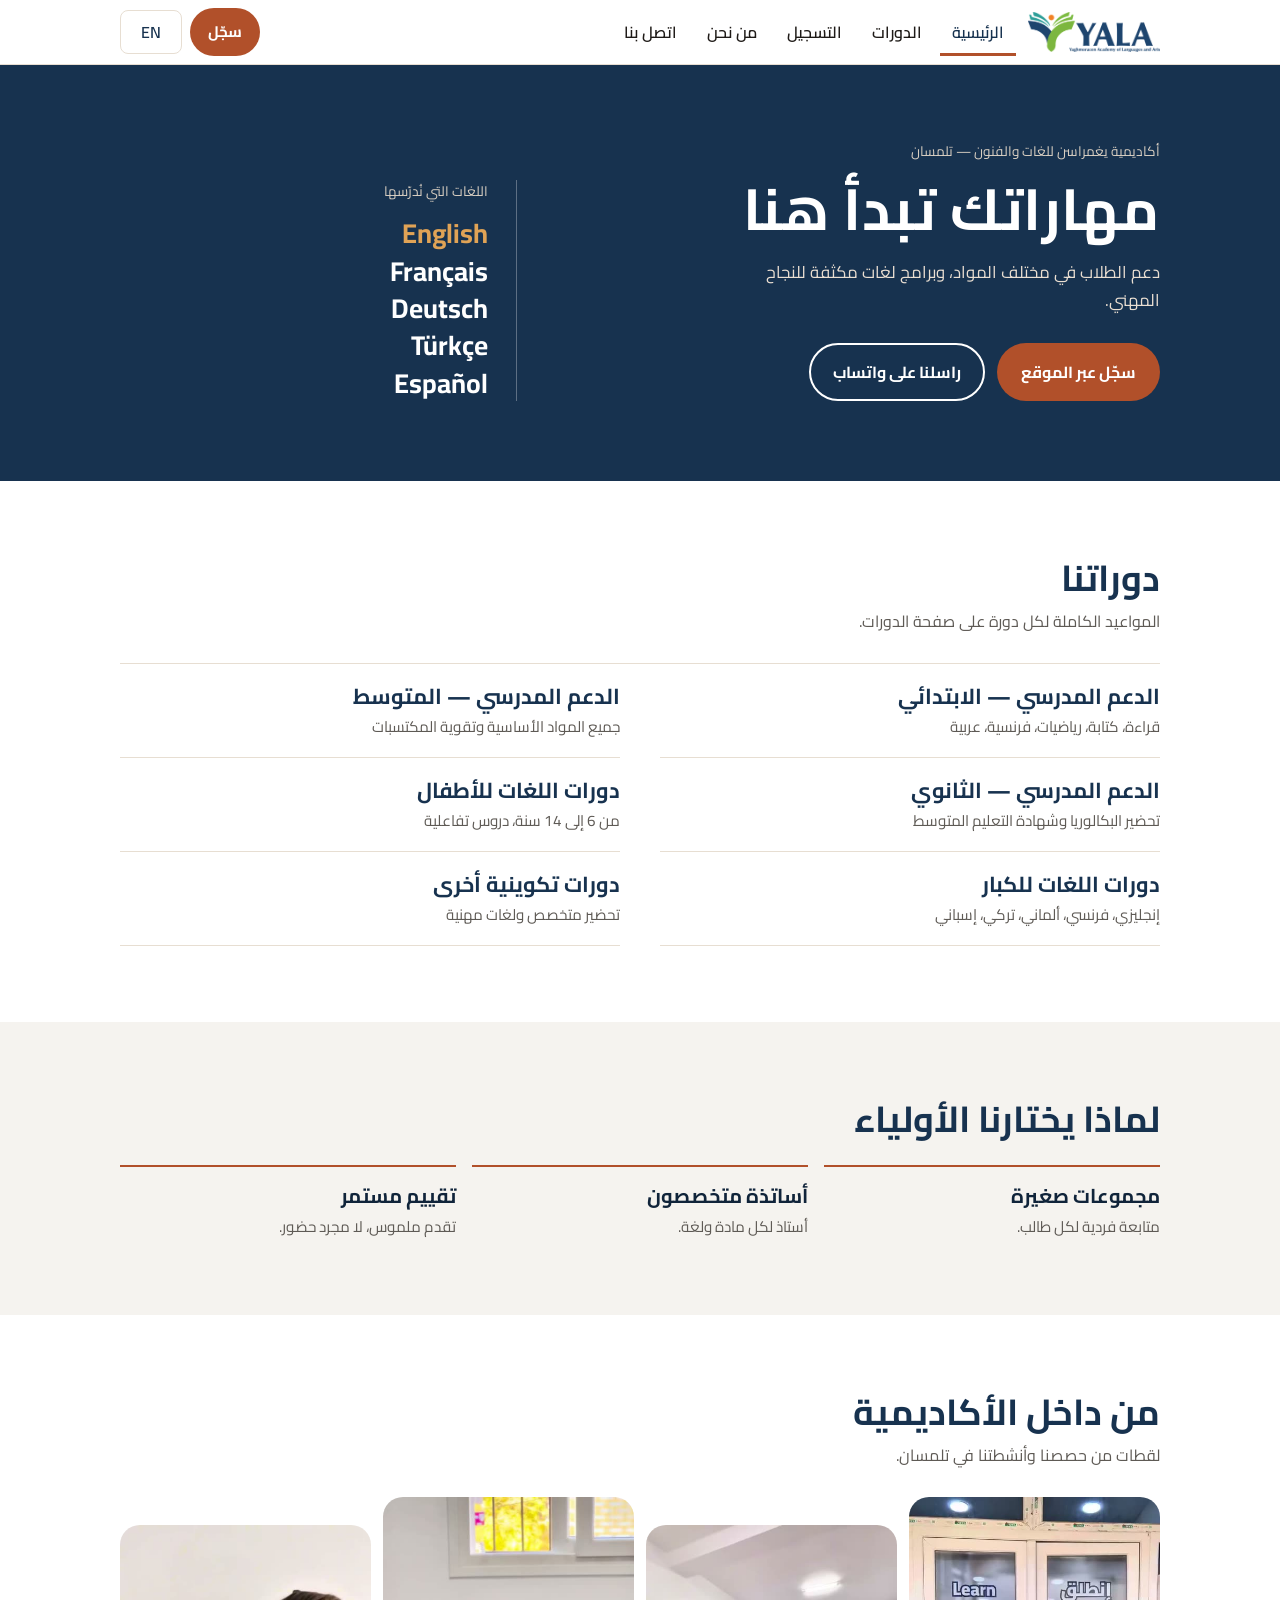
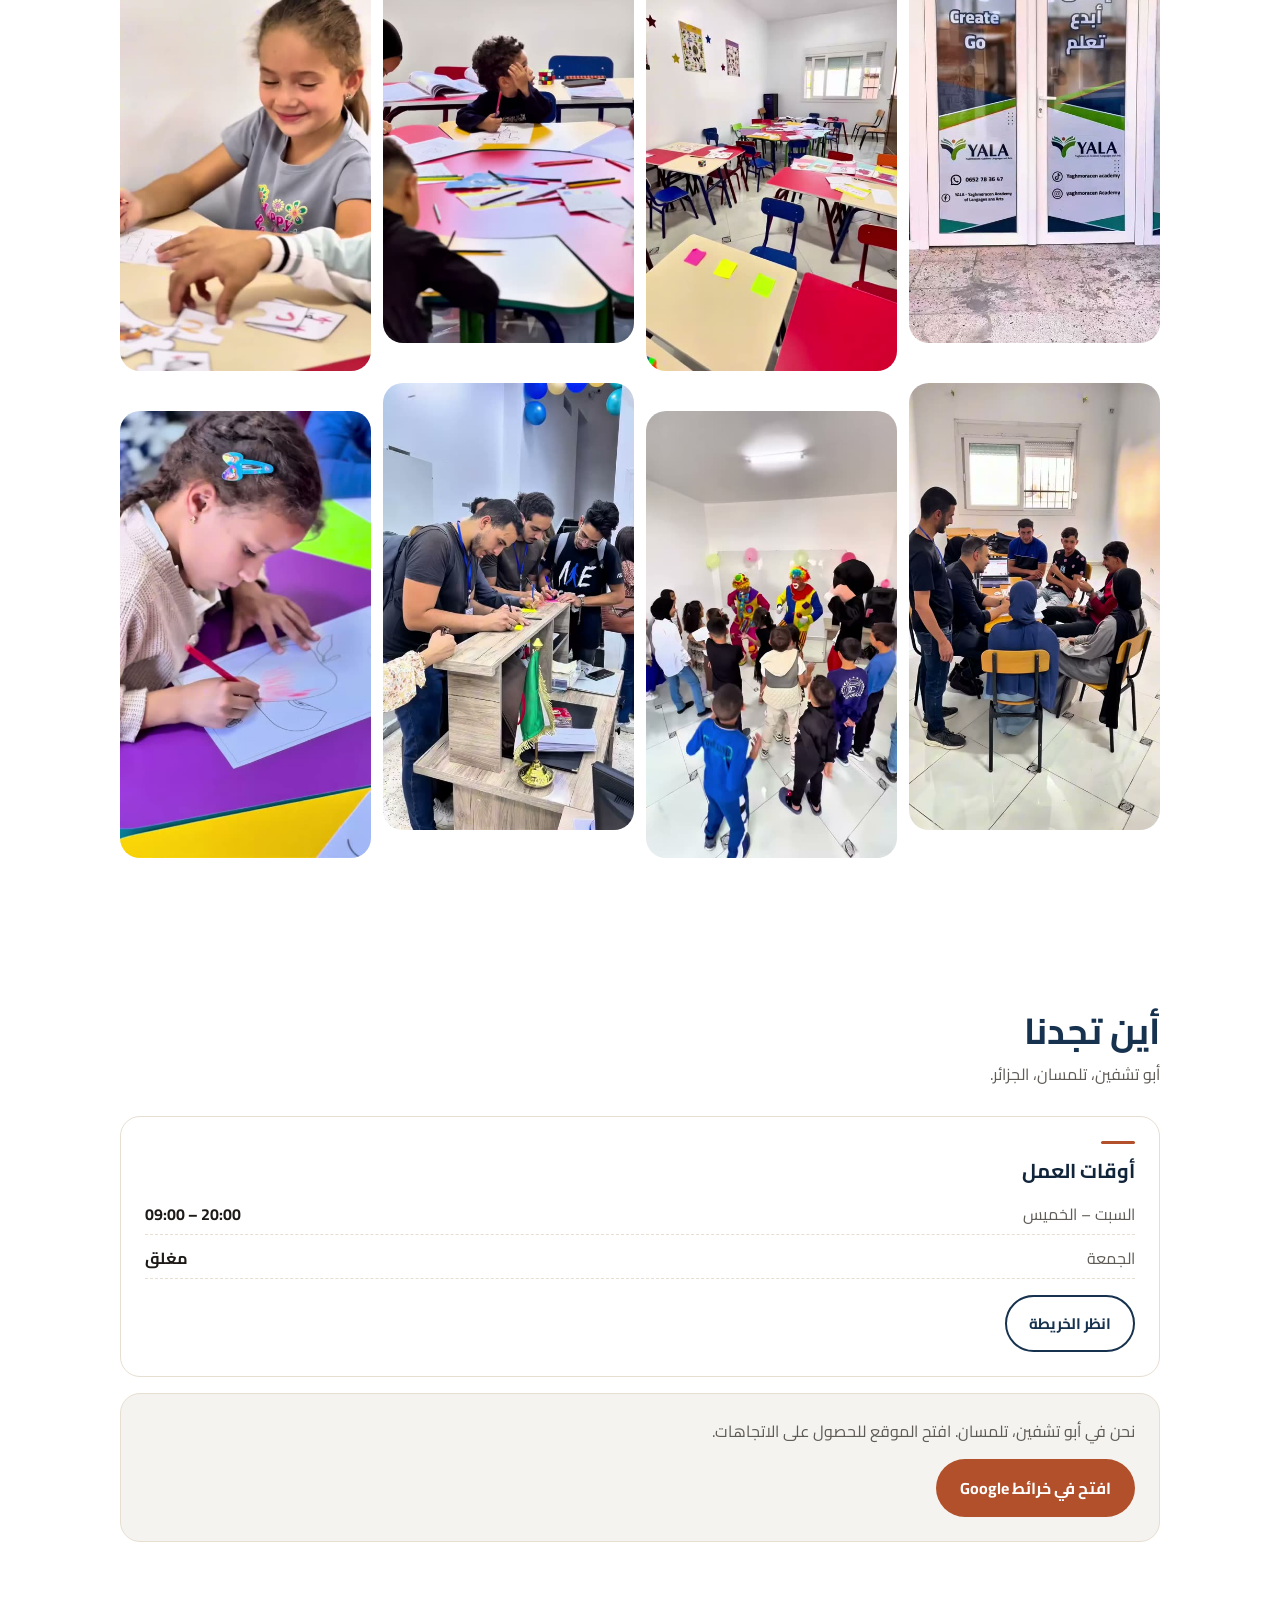
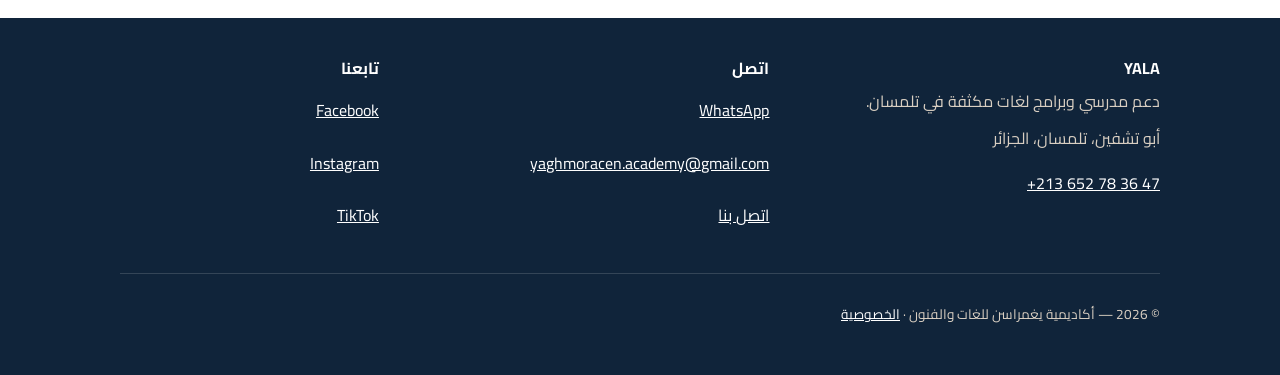
<file: index.html>
<!doctype html>
<html lang="ar" dir="rtl" data-title="home.title">
<head>
<meta charset="utf-8">
<meta name="viewport" content="width=device-width, initial-scale=1">
<title>YALA — أكاديمية يغمراسن للغات والفنون، تلمسان</title>
<meta name="description" content="دعم مدرسي في مختلف المواد وبرامج لغات مكثفة في تلمسان. أكاديمية يغمراسن للغات والفنون — مهاراتك تبدأ هنا.">
<meta property="og:type" content="website">
<meta property="og:url" content="https://yala-website.toufik-siife.workers.dev/">
<meta property="og:image" content="https://yala-website.toufik-siife.workers.dev/assets/img/og-image.png">
<meta property="og:title" content="YALA — أكاديمية يغمراسن للغات والفنون، تلمسان">
<meta property="og:description" content="دعم مدرسي في مختلف المواد وبرامج لغات مكثفة في تلمسان. أكاديمية يغمراسن للغات والفنون — مهاراتك تبدأ هنا.">
<meta property="og:site_name" content="YALA">
<meta property="og:locale" content="ar_DZ">
<meta property="og:locale:alternate" content="en_US">
<meta property="og:image:width" content="1200">
<meta property="og:image:height" content="630">
<meta property="og:image:alt" content="YALA — أكاديمية يغمراسن للغات والفنون، تلمسان">
<meta name="twitter:title" content="YALA — أكاديمية يغمراسن للغات والفنون، تلمسان">
<meta name="twitter:description" content="دعم مدرسي في مختلف المواد وبرامج لغات مكثفة في تلمسان. أكاديمية يغمراسن للغات والفنون — مهاراتك تبدأ هنا.">
<meta name="twitter:image" content="https://yala-website.toufik-siife.workers.dev/assets/img/og-image.png">
<meta name="twitter:card" content="summary_large_image">
<link rel="canonical" href="https://yala-website.toufik-siife.workers.dev/">
<link rel="alternate" hreflang="ar" href="https://yala-website.toufik-siife.workers.dev/">
<link rel="alternate" hreflang="en" href="https://yala-website.toufik-siife.workers.dev/?lang=en">
<link rel="alternate" hreflang="x-default" href="https://yala-website.toufik-siife.workers.dev/">
<meta name="theme-color" content="#17324F">
<link rel="icon" href="assets/img/favicon.png">
<link rel="stylesheet" href="assets/css/style.css">
<link rel="preload" href="assets/fonts/cairo-arabic.woff2" as="font" type="font/woff2" crossorigin>
<link rel="stylesheet" href="assets/css/fonts.css">
<script type="application/ld+json">
{
  "@context": "https://schema.org",
  "@type": "LanguageSchool",
  "name": "YALA — Yaghmoracen Academy of Languages and Arts",
  "alternateName": "أكاديمية يغمراسن للغات والفنون",
  "description": "Academic support and intensive language programs in Tlemcen, Algeria.",
  "telephone": "+213652783647",
  "email": "yaghmoracen.academy@gmail.com",
  "openingHoursSpecification": {
    "@type": "OpeningHoursSpecification",
    "dayOfWeek": ["Sunday", "Monday", "Tuesday", "Wednesday", "Thursday", "Saturday"],
    "opens": "09:00",
    "closes": "20:00"
  },
  "address": {
    "@type": "PostalAddress",
    "streetAddress": "Abou Tachefine",
    "addressLocality": "Tlemcen",
    "addressCountry": "DZ"
  },
  "geo": { "@type": "GeoCoordinates", "latitude": 34.910965, "longitude": -1.318242 },
  "sameAs": [
    "https://www.facebook.com/profile.php?id=61581667646245",
    "https://www.instagram.com/yaghmoracen.academy/",
    "https://www.tiktok.com/@yaghmoracen.acade"
  ]
}
</script>
</head>
<body>
<a class="skip" href="#main" data-i18n="nav.skip">تخطَّ إلى المحتوى</a>

<header class="site-header">
  <div class="wrap">
    <a class="brand" href="index.html">
      <img src="assets/img/logo.webp" width="600" height="183" alt="YALA — أكاديمية يغمراسن للغات والفنون">
    </a>
    <nav id="site-nav" class="nav-links" aria-label="القائمة الرئيسية">
      <a href="index.html" aria-current="page" data-i18n="nav.home">الرئيسية</a>
      <a href="courses.html" data-i18n="nav.courses">الدورات</a>
      <a href="register.html" data-i18n="nav.register">التسجيل</a>
      <a href="about.html" data-i18n="nav.about">من نحن</a>
      <a href="contact.html" data-i18n="nav.contact">اتصل بنا</a>
    </nav>
    <div class="nav-actions">
      <a class="btn btn-primary nav-cta" href="register.html" data-i18n="nav.cta">سجّل</a>
      <button class="icon-btn menu-btn" data-menu-toggle aria-expanded="false" aria-controls="site-nav" data-i18n-aria="nav.menu" aria-label="القائمة">☰</button>
      <button class="icon-btn lang-btn" data-lang-toggle data-i18n="nav.switch" data-i18n-aria="nav.changeLang" aria-label="تغيير اللغة">EN</button>
    </div>
  </div>
</header>

<main id="main">

  <section class="hero">
    <div class="wrap hero-inner">
      <div class="hero-copy">
        <p class="kicker" data-i18n="home.kicker">أكاديمية يغمراسن للغات والفنون — تلمسان</p>
        <h1 data-i18n="home.h1">مهاراتك تبدأ هنا</h1>
        <p class="lead" data-i18n="home.pitch">دعم الطلاب في مختلف المواد، وبرامج لغات مكثفة للنجاح المهني.</p>
        <div class="hero-actions">
          <a class="btn btn-primary" href="register.html" data-i18n="home.cta1">سجّل عبر الموقع</a>
          <a class="btn btn-ghost" href="https://wa.me/213652783647" rel="noopener" data-i18n="home.ctaWa">راسلنا على واتساب</a>
        </div>
      </div>
      <div class="hero-langs">
        <p class="langs-label" data-i18n="home.langsLabel">اللغات التي نُدرّسها</p>
        <span>English</span>
        <span>Français</span>
        <span>Deutsch</span>
        <span>Türkçe</span>
        <span>Español</span>
      </div>
    </div>
  </section>

  <section class="section">
    <div class="wrap">
      <h2 data-i18n="home.catsTitle">دوراتنا</h2>
      <p class="section-note" data-i18n="home.catsNote">المواعيد الكاملة لكل دورة على صفحة الدورات.</p>
      <div class="course-index">
        <a href="courses.html">
          <h3 data-i18n="cat1">الدعم المدرسي — الابتدائي</h3>
          <p data-i18n="cat1d">قراءة، كتابة، رياضيات، فرنسية، عربية</p>
        </a>
        <a href="courses.html">
          <h3 data-i18n="cat2">الدعم المدرسي — المتوسط</h3>
          <p data-i18n="cat2d">جميع المواد الأساسية وتقوية المكتسبات</p>
        </a>
        <a href="courses.html">
          <h3 data-i18n="cat3">الدعم المدرسي — الثانوي</h3>
          <p data-i18n="cat3d">تحضير البكالوريا وشهادة التعليم المتوسط</p>
        </a>
        <a href="courses.html">
          <h3 data-i18n="cat4">دورات اللغات للأطفال</h3>
          <p data-i18n="cat4d">من 6 إلى 14 سنة، دروس تفاعلية</p>
        </a>
        <a href="courses.html">
          <h3 data-i18n="cat5">دورات اللغات للكبار</h3>
          <p data-i18n="cat5d">إنجليزي، فرنسي، ألماني، تركي، إسباني</p>
        </a>
        <a href="courses.html">
          <h3 data-i18n="cat6">دورات تكوينية أخرى</h3>
          <p data-i18n="cat6d">تحضير متخصص ولغات مهنية</p>
        </a>
      </div>
    </div>
  </section>

  <section class="section section-soft why-band">
    <div class="wrap">
      <h2 data-i18n="home.whyTitle">لماذا يختارنا الأولياء</h2>
      <div class="grid cols-3" style="margin-block-start:24px">
        <article class="card">
          <h3 data-i18n="why1t">مجموعات صغيرة</h3>
          <p data-i18n="why1d">متابعة فردية لكل طالب.</p>
        </article>
        <article class="card">
          <h3 data-i18n="why2t">أساتذة متخصصون</h3>
          <p data-i18n="why2d">أستاذ لكل مادة ولغة.</p>
        </article>
        <article class="card">
          <h3 data-i18n="why3t">تقييم مستمر</h3>
          <p data-i18n="why3d">تقدم ملموس، لا مجرد حضور.</p>
        </article>
      </div>
    </div>
  </section>

  <section class="section">
    <div class="wrap">
      <h2 data-i18n="home.galleryTitle">من داخل الأكاديمية</h2>
      <p class="section-note" data-i18n="home.galleryNote">لقطات من حصصنا وأنشطتنا في تلمسان.</p>
      <div class="gallery">
        <img src="assets/img/gallery/stage-1.jpg" width="480" height="854" loading="lazy" decoding="async" data-i18n-alt="photo.1" alt="من حصص أكاديمية يغمراسن — لقطة 1">
        <img src="assets/img/gallery/stage-2.jpg" width="480" height="854" loading="lazy" decoding="async" data-i18n-alt="photo.2" alt="من حصص أكاديمية يغمراسن — لقطة 2">
        <img src="assets/img/gallery/stage-3.jpg" width="480" height="854" loading="lazy" decoding="async" data-i18n-alt="photo.3" alt="من حصص أكاديمية يغمراسن — لقطة 3">
        <img src="assets/img/gallery/stage-4.jpg" width="480" height="854" loading="lazy" decoding="async" data-i18n-alt="photo.4" alt="من حصص أكاديمية يغمراسن — لقطة 4">
        <img src="assets/img/gallery/stage-5.jpg" width="480" height="854" loading="lazy" decoding="async" data-i18n-alt="photo.5" alt="من حصص أكاديمية يغمراسن — لقطة 5">
        <img src="assets/img/gallery/stage-6.jpg" width="480" height="854" loading="lazy" decoding="async" data-i18n-alt="photo.6" alt="من حصص أكاديمية يغمراسن — لقطة 6">
        <img src="assets/img/gallery/stage-7.jpg" width="480" height="854" loading="lazy" decoding="async" data-i18n-alt="photo.7" alt="من حصص أكاديمية يغمراسن — لقطة 7">
        <img src="assets/img/gallery/stage-8.jpg" width="480" height="854" loading="lazy" decoding="async" data-i18n-alt="photo.8" alt="من حصص أكاديمية يغمراسن — لقطة 8">
      </div>
    </div>
  </section>

  <section class="section">
    <div class="wrap">
      <h2 data-i18n="home.locTitle">أين تجدنا</h2>
      <p class="section-note" data-i18n="home.locText">أبو تشفين، تلمسان، الجزائر.</p>
      <div class="grid cols-2" style="margin-block-start:24px">
        <div class="card">
          <h3 data-i18n="contact.hoursTitle">أوقات العمل</h3>
          <dl class="hours" style="margin-block-start:12px">
            <div><dt data-i18n="hours.days">السبت – الخميس</dt><dd dir="ltr">09:00 – 20:00</dd></div>
            <div><dt data-i18n="hours.friday">الجمعة</dt><dd data-i18n="hours.closed">مغلق</dd></div>
          </dl>
          <p style="margin-block-start:16px">
            <a class="btn btn-outline" href="contact.html" data-i18n="home.locCta">انظر الخريطة</a>
          </p>
        </div>
        <div class="map-card">
          <p data-i18n="map.note">نحن في أبو تشفين، تلمسان. افتح الموقع للحصول على الاتجاهات.</p>
          <a class="btn btn-primary" href="https://www.google.com/maps?q=34.910965,-1.318242"
             target="_blank" rel="noopener" data-i18n="map.open">افتح في خرائط Google</a>
        </div>
      </div>
    </div>
  </section>

</main>

<footer class="site-footer">
  <div class="wrap">
    <div class="cols">
      <div>
        <h3>YALA</h3>
        <p data-i18n="footer.tag">دعم مدرسي وبرامج لغات مكثفة في تلمسان.</p>
        <p data-i18n="footer.address">أبو تشفين، تلمسان، الجزائر</p>
        <p><a href="tel:+213652783647" dir="ltr">+213 652 78 36 47</a></p>
      </div>
      <div>
        <h3 data-i18n="footer.contact">اتصل</h3>
        <ul>
          <li><a href="https://wa.me/213652783647" rel="noopener">WhatsApp</a></li>
          <li><a href="mailto:yaghmoracen.academy@gmail.com" dir="ltr">yaghmoracen.academy@gmail.com</a></li>
          <li><a href="contact.html" data-i18n="nav.contact">اتصل بنا</a></li>
        </ul>
      </div>
      <div>
        <h3 data-i18n="footer.follow">تابعنا</h3>
        <ul>
          <li><a href="https://www.facebook.com/profile.php?id=61581667646245" target="_blank" rel="noopener">Facebook</a></li>
          <li><a href="https://www.instagram.com/yaghmoracen.academy/" target="_blank" rel="noopener">Instagram</a></li>
          <li><a href="https://www.tiktok.com/@yaghmoracen.acade" target="_blank" rel="noopener">TikTok</a></li>
        </ul>
      </div>
    </div>
    <p class="legal">© <span id="year">2026</span> — <span data-i18n="footer.rights">أكاديمية يغمراسن للغات والفنون</span> · <a href="privacy.html" data-i18n="footer.privacy">الخصوصية</a></p>
  </div>
</footer>

<script src="assets/locales.js"></script>
<script src="assets/app.js"></script>
</body>
</html>
</file>
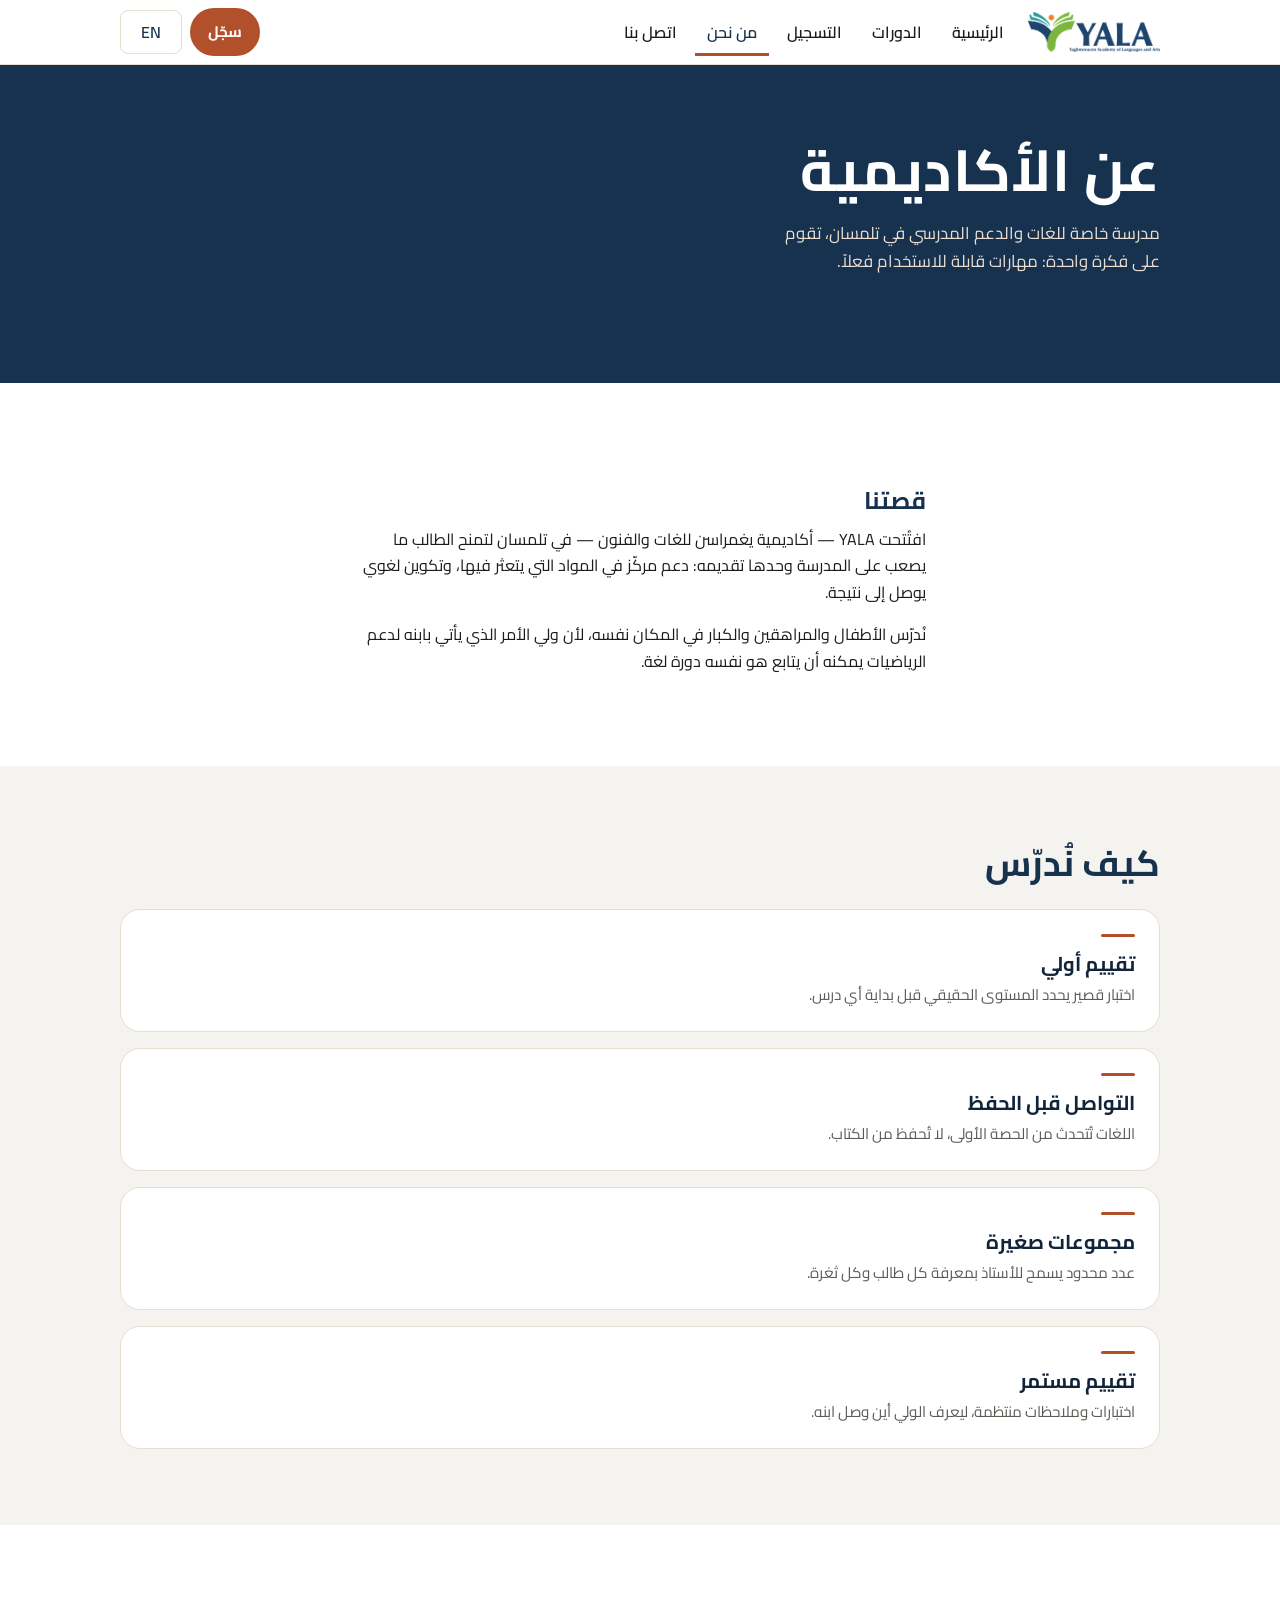
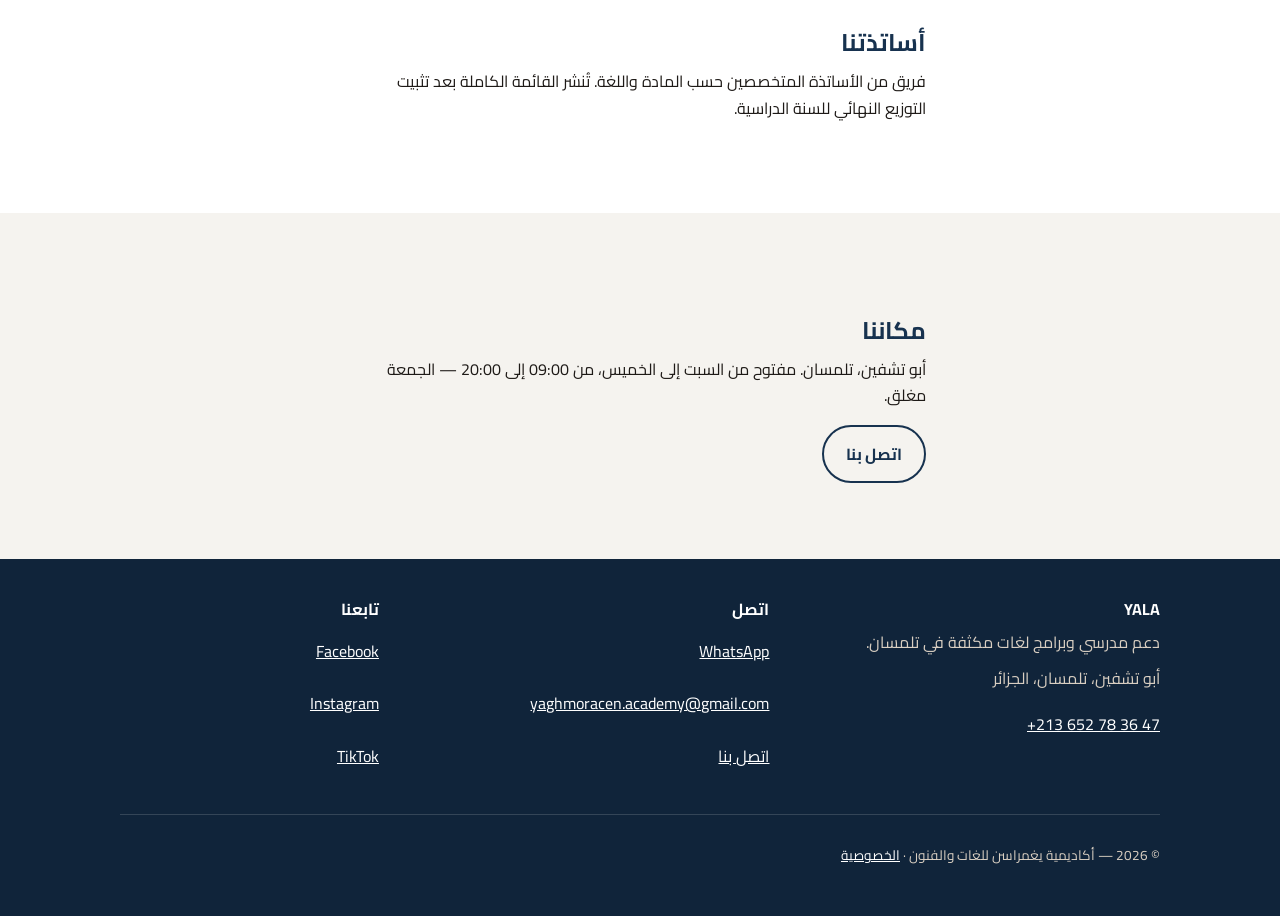
<file: about.html>
<!doctype html>
<html lang="ar" dir="rtl" data-title="about.title">
<head>
<meta charset="utf-8">
<meta name="viewport" content="width=device-width, initial-scale=1">
<title>من نحن — YALA، أكاديمية يغمراسن للغات والفنون</title>
<meta name="description" content="أكاديمية يغمراسن للغات والفنون في تلمسان: طريقتنا في التعليم، أساتذتنا، ومكاننا في أبو تشفين.">
<meta property="og:type" content="website">
<meta property="og:url" content="https://yala-website.toufik-siife.workers.dev/about">
<meta property="og:image" content="https://yala-website.toufik-siife.workers.dev/assets/img/og-image.png">
<meta property="og:title" content="من نحن — YALA، أكاديمية يغمراسن للغات والفنون">
<meta property="og:description" content="أكاديمية يغمراسن للغات والفنون في تلمسان: طريقتنا في التعليم، أساتذتنا، ومكاننا في أبو تشفين.">
<meta property="og:site_name" content="YALA">
<meta property="og:locale" content="ar_DZ">
<meta property="og:locale:alternate" content="en_US">
<meta property="og:image:width" content="1200">
<meta property="og:image:height" content="630">
<meta property="og:image:alt" content="من نحن — YALA، أكاديمية يغمراسن للغات والفنون">
<meta name="twitter:title" content="من نحن — YALA، أكاديمية يغمراسن للغات والفنون">
<meta name="twitter:description" content="أكاديمية يغمراسن للغات والفنون في تلمسان: طريقتنا في التعليم، أساتذتنا، ومكاننا في أبو تشفين.">
<meta name="twitter:image" content="https://yala-website.toufik-siife.workers.dev/assets/img/og-image.png">
<meta name="twitter:card" content="summary_large_image">
<link rel="canonical" href="https://yala-website.toufik-siife.workers.dev/about">
<link rel="alternate" hreflang="ar" href="https://yala-website.toufik-siife.workers.dev/about">
<link rel="alternate" hreflang="en" href="https://yala-website.toufik-siife.workers.dev/about?lang=en">
<link rel="alternate" hreflang="x-default" href="https://yala-website.toufik-siife.workers.dev/about">
<meta name="theme-color" content="#17324F">
<link rel="icon" href="assets/img/favicon.png">
<link rel="stylesheet" href="assets/css/style.css">
<link rel="preload" href="assets/fonts/cairo-arabic.woff2" as="font" type="font/woff2" crossorigin>
<link rel="stylesheet" href="assets/css/fonts.css">
</head>
<body>
<a class="skip" href="#main" data-i18n="nav.skip">تخطَّ إلى المحتوى</a>

<header class="site-header">
  <div class="wrap">
    <a class="brand" href="index.html">
      <img src="assets/img/logo.webp" width="600" height="183" alt="YALA — أكاديمية يغمراسن للغات والفنون">
    </a>
    <nav id="site-nav" class="nav-links" aria-label="القائمة الرئيسية">
      <a href="index.html" data-i18n="nav.home">الرئيسية</a>
      <a href="courses.html" data-i18n="nav.courses">الدورات</a>
      <a href="register.html" data-i18n="nav.register">التسجيل</a>
      <a href="about.html" aria-current="page" data-i18n="nav.about">من نحن</a>
      <a href="contact.html" data-i18n="nav.contact">اتصل بنا</a>
    </nav>
    <div class="nav-actions">
      <a class="btn btn-primary nav-cta" href="register.html" data-i18n="nav.cta">سجّل</a>
      <button class="icon-btn menu-btn" data-menu-toggle aria-expanded="false" aria-controls="site-nav" data-i18n-aria="nav.menu" aria-label="القائمة">☰</button>
      <button class="icon-btn lang-btn" data-lang-toggle data-i18n="nav.switch" data-i18n-aria="nav.changeLang" aria-label="تغيير اللغة">EN</button>
    </div>
  </div>
</header>

<main id="main">

  <section class="hero">
    <div class="wrap">
      <h1 data-i18n="about.h1">عن الأكاديمية</h1>
      <p class="lead" data-i18n="about.lead">مدرسة خاصة للغات والدعم المدرسي في تلمسان، تقوم على فكرة واحدة: مهارات قابلة للاستخدام فعلاً.</p>
    </div>
  </section>

  <section class="section">
    <div class="wrap prose">
      <h2 data-i18n="about.storyTitle">قصتنا</h2>
      <p data-i18n="about.story1">افتُتحت YALA — أكاديمية يغمراسن للغات والفنون — في تلمسان لتمنح الطالب ما يصعب على المدرسة وحدها تقديمه: دعم مركّز في المواد التي يتعثر فيها، وتكوين لغوي يوصل إلى نتيجة.</p>
      <p data-i18n="about.story2">نُدرّس الأطفال والمراهقين والكبار في المكان نفسه، لأن ولي الأمر الذي يأتي بابنه لدعم الرياضيات يمكنه أن يتابع هو نفسه دورة لغة.</p>
    </div>
  </section>

  <section class="section section-soft">
    <div class="wrap">
      <h2 data-i18n="about.methodTitle">كيف نُدرّس</h2>
      <div class="grid cols-2" style="margin-block-start:24px">
        <article class="card">
          <div class="accent"></div>
          <h3 data-i18n="m1t">تقييم أولي</h3>
          <p data-i18n="m1d">اختبار قصير يحدد المستوى الحقيقي قبل بداية أي درس.</p>
        </article>
        <article class="card">
          <div class="accent"></div>
          <h3 data-i18n="m2t">التواصل قبل الحفظ</h3>
          <p data-i18n="m2d">اللغات تُتحدث من الحصة الأولى، لا تُحفظ من الكتاب.</p>
        </article>
        <article class="card">
          <div class="accent"></div>
          <h3 data-i18n="m3t">مجموعات صغيرة</h3>
          <p data-i18n="m3d">عدد محدود يسمح للأستاذ بمعرفة كل طالب وكل ثغرة.</p>
        </article>
        <article class="card">
          <div class="accent"></div>
          <h3 data-i18n="m4t">تقييم مستمر</h3>
          <p data-i18n="m4d">اختبارات وملاحظات منتظمة، ليعرف الولي أين وصل ابنه.</p>
        </article>
      </div>
    </div>
  </section>

  <section class="section">
    <div class="wrap prose">
      <h2 data-i18n="about.teachersTitle">أساتذتنا</h2>
      <p data-i18n="about.teachersText">فريق من الأساتذة المتخصصين حسب المادة واللغة. تُنشر القائمة الكاملة بعد تثبيت التوزيع النهائي للسنة الدراسية.</p>
    </div>
  </section>

  <section class="section section-soft">
    <div class="wrap prose">
      <h2 data-i18n="about.placeTitle">مكاننا</h2>
      <p data-i18n="about.placeText">أبو تشفين، تلمسان. مفتوح من السبت إلى الخميس، من 09:00 إلى 20:00 — الجمعة مغلق.</p>
      <a class="btn btn-outline" href="contact.html" data-i18n="nav.contact">اتصل بنا</a>
    </div>
  </section>

</main>

<footer class="site-footer">
  <div class="wrap">
    <div class="cols">
      <div>
        <h3>YALA</h3>
        <p data-i18n="footer.tag">دعم مدرسي وبرامج لغات مكثفة في تلمسان.</p>
        <p data-i18n="footer.address">أبو تشفين، تلمسان، الجزائر</p>
        <p><a href="tel:+213652783647" dir="ltr">+213 652 78 36 47</a></p>
      </div>
      <div>
        <h3 data-i18n="footer.contact">اتصل</h3>
        <ul>
          <li><a href="https://wa.me/213652783647" rel="noopener">WhatsApp</a></li>
          <li><a href="mailto:yaghmoracen.academy@gmail.com" dir="ltr">yaghmoracen.academy@gmail.com</a></li>
          <li><a href="contact.html" data-i18n="nav.contact">اتصل بنا</a></li>
        </ul>
      </div>
      <div>
        <h3 data-i18n="footer.follow">تابعنا</h3>
        <ul>
          <li><a href="https://www.facebook.com/profile.php?id=61581667646245" target="_blank" rel="noopener">Facebook</a></li>
          <li><a href="https://www.instagram.com/yaghmoracen.academy/" target="_blank" rel="noopener">Instagram</a></li>
          <li><a href="https://www.tiktok.com/@yaghmoracen.acade" target="_blank" rel="noopener">TikTok</a></li>
        </ul>
      </div>
    </div>
    <p class="legal">© <span id="year">2026</span> — <span data-i18n="footer.rights">أكاديمية يغمراسن للغات والفنون</span> · <a href="privacy.html" data-i18n="footer.privacy">الخصوصية</a></p>
  </div>
</footer>

<script src="assets/locales.js"></script>
<script src="assets/app.js"></script>
</body>
</html>
</file>
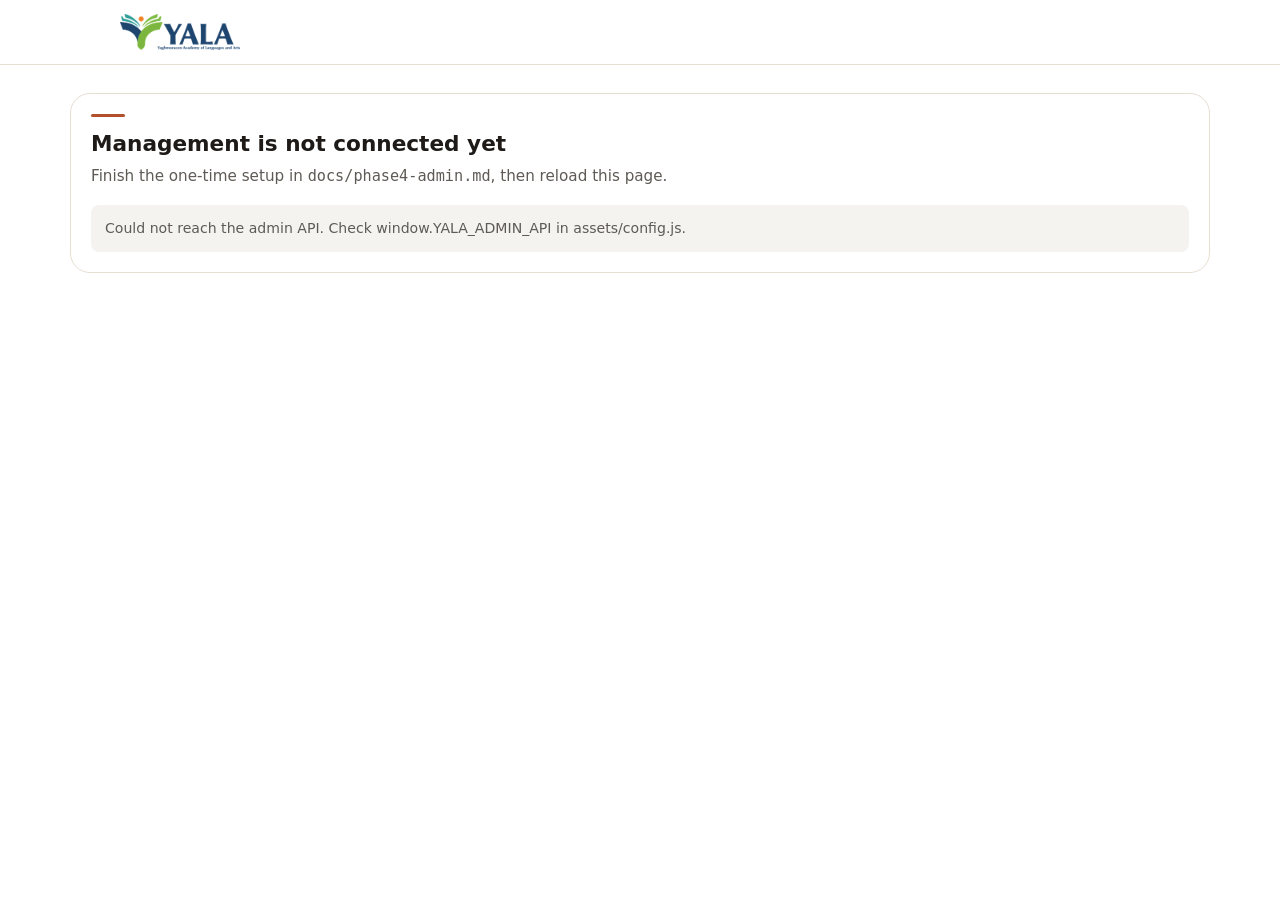
<file: admin.html>
<!doctype html>
<html lang="en" dir="ltr">
<head>
<meta charset="utf-8">
<meta name="viewport" content="width=device-width, initial-scale=1">
<meta name="robots" content="noindex, nofollow">
<title>YALA — Management</title>
<meta name="description" content="Staff management for YALA — sign in with a staff Google account.">
<meta name="theme-color" content="#17324F">
<link rel="icon" href="assets/img/favicon.png">
<link rel="stylesheet" href="assets/css/style.css">
<style>
  .admin-head { border-block-end: 1px solid var(--line); background: #fff; }
  .admin-head .wrap { display: flex; align-items: center; justify-content: space-between; gap: 12px; min-height: 64px; }
  .admin-head img { width: 120px; }
  .admin-head .who { font-size: .85rem; color: var(--muted); text-align: end; }
  .admin-head .who strong { color: var(--ink); display: block; font-size: .9rem; }
  .card { border: 1px solid var(--line); border-radius: var(--radius); padding: 20px; background: #fff; }
  .card h1 { font-size: 1.35rem; margin-block: 0 6px; }
  .card p { color: var(--muted); margin-block: 0 16px; }
  .tabs { display: flex; gap: 8px; flex-wrap: wrap; margin-block: 20px 12px; }
  .tab { border: 1px solid var(--line); background: #fff; color: var(--ink); border-radius: 999px; padding: 8px 16px; font: inherit; cursor: pointer; }
  .tab[aria-selected="true"] { background: var(--indigo); border-color: var(--indigo); color: #fff; }
  .toolbar { display: flex; gap: 10px; align-items: center; flex-wrap: wrap; margin-block-end: 12px; }
  .toolbar input { flex: 1 1 200px; min-width: 0; padding: 10px 12px; font: inherit; border: 1px solid #C7D0DC; border-radius: 8px; }
  .toolbar .status { color: var(--muted); font-size: .85rem; }
  .table-wrap { overflow-x: auto; border: 1px solid var(--line); border-radius: var(--radius); background: #fff; }
  table { border-collapse: collapse; width: 100%; font-size: .9rem; }
  th, td { padding: 9px 12px; text-align: start; border-block-end: 1px solid var(--line); white-space: nowrap; max-width: 320px; overflow: hidden; text-overflow: ellipsis; }
  th { background: var(--bg-soft); position: sticky; top: 0; font-size: .78rem; letter-spacing: .04em; text-transform: uppercase; color: var(--muted); }
  tbody tr:last-child td { border-block-end: 0; }
  .chip { display: inline-block; padding: 2px 10px; border-radius: 999px; font-size: .78rem; font-weight: 600; background: var(--bg-soft); color: var(--muted); }
  .chip.pending { background: #FFF1E3; color: #8A4B00; }
  .chip.active { background: #EAF6E1; color: #3F5F14; }
  .chip.contacted { background: #F1E7DA; color: #17324F; }
  .chip.rejected { background: #FEF3F2; color: #7A271A; }
  .chip.paid { background: #EAF6E1; color: #3F5F14; }
  .chip.due { background: #FEF3F2; color: #7A271A; }
  .chip.minor { background: #FFF1E3; color: #8A4B00; }
  .tool-check { display: inline-flex; align-items: center; gap: 6px; font-size: .85rem; color: var(--muted); cursor: pointer; }
  .tool-check input { width: 17px; height: 17px; accent-color: var(--indigo); }
  td select.mini { padding: 4px 6px; }
  td .chip + .mini, td select.mini + .mini { margin-inline-start: 6px; }
  td a.mini { text-decoration: none; margin-inline-end: 6px; }
  .empty { padding: 40px 20px; text-align: center; color: var(--muted); }
  .note { background: var(--bg-soft); border-radius: 8px; padding: 12px 14px; font-size: .88rem; color: var(--muted); }
  .gsi { margin-block-start: 8px; }

  /* Phase 5: write actions */
  .mini { border: 1px solid var(--indigo); background: #fff; color: var(--indigo); border-radius: 6px; padding: 4px 10px; font: inherit; font-size: .82rem; cursor: pointer; white-space: nowrap; }
  .mini:hover { background: var(--indigo); color: #fff; }
  .mini[disabled] { opacity: .5; cursor: progress; }
  #notice { border-radius: 8px; padding: 12px 14px; margin-block-end: 14px; font-size: .9rem; }
  #notice.ok { background: #EAF6E1; color: #2F4A10; }
  #notice.err { background: #FEF3F2; color: #7A271A; }
  #notice.warn { background: #FFF7E8; color: #7A4A00; }
  #schema-panel { border: 1px solid var(--line); border-radius: var(--radius); padding: 14px 16px; margin-block-end: 14px; font-size: .85rem; }
  #schema-panel h2 { font-size: .95rem; margin: 0 0 8px; }
  #schema-panel table { font-size: .82rem; }
  #schema-panel td, #schema-panel th { padding: 4px 8px; }
  .pay-form { border: 1px solid var(--indigo); border-radius: var(--radius); padding: 16px; margin-block-end: 14px; background: #F7FAFF; }
  .pay-form h2 { font-size: 1rem; margin: 0 0 4px; }
  .pay-form .grid { display: grid; grid-template-columns: 1fr 1fr; gap: 0 14px; }
  .pay-form label { display: block; font-size: .82rem; font-weight: 600; margin-block: 10px 4px; }
  .pay-form input, .pay-form select, .pay-form textarea { width: 100%; padding: 9px 10px; font: inherit; border: 1px solid #C7D0DC; border-radius: 6px; background: #fff; }
  .pay-form .actions { display: flex; gap: 8px; margin-block-start: 14px; }
  .pay-form fieldset { border: 1px solid #C7D0DC; border-radius: 6px; margin: 12px 0 0; padding: 8px 12px 12px; }
  .pay-form legend { font-size: .82rem; font-weight: 600; padding-inline: 4px; }
  .pay-form .courses label { display: inline-flex; align-items: center; gap: 6px; margin: 4px 14px 4px 0; font-weight: 600; }
  .pay-form .courses input { width: 17px; height: 17px; accent-color: var(--indigo); }
  .pay-form .course-picker { display: flex; gap: 10px; flex-wrap: wrap; margin: 4px 0 10px; }
  .pay-form .course-picker > div { flex: 1 1 160px; min-width: 0; }
  .pay-form .course-picker label { display: block; margin: 0 0 2px; }
  .pay-form .course-picker select { padding: 7px 9px; }
  #st-courses h2, #te-courses h2 { font-size: .82rem; margin: 10px 0 2px; color: var(--indigo); }
  #st-courses h3, #te-courses h3 { font-size: .78rem; margin: 8px 0 2px; color: var(--muted); }
  #st-courses h4, #te-courses h4 { font-size: .74rem; margin: 6px 0 2px 14px; color: var(--muted); }
  @media (max-width: 560px) { .pay-form .grid { grid-template-columns: 1fr; } }

  /* Phase 6: overview */
  .dash { display: grid; grid-template-columns: repeat(3, minmax(0, 1fr)); gap: 10px; margin-block: 18px 0; }
  .stat { border: 1px solid var(--line); border-radius: var(--radius); background: #fff; padding: 14px 16px; }
  .stat b { display: block; font-size: 1.6rem; line-height: 1.2; color: var(--indigo); font-variant-numeric: tabular-nums; }
  .stat span { font-size: .8rem; color: var(--muted); }
  .dash-courses { grid-column: 1 / -1; margin: 0; font-size: .85rem; color: var(--muted); }
  @media (max-width: 560px) { .dash { grid-template-columns: repeat(2, minmax(0, 1fr)); } }

  /* Phase 6: attendance */
  .att-pick { display: flex; gap: 12px; flex-wrap: wrap; align-items: end; margin-block-end: 12px; }
  .att-pick label { display: block; font-size: .8rem; font-weight: 600; margin-block-end: 4px; }
  .att-pick select, .att-pick input { min-width: 200px; max-width: 100%; padding: 9px 10px; font: inherit; border: 1px solid #C7D0DC; border-radius: 8px; background: #fff; }
  #att-roster { border: 1px solid var(--line); border-radius: var(--radius); background: #fff; }
  .att-row { display: flex; align-items: center; justify-content: space-between; gap: 10px; flex-wrap: wrap; padding: 10px 14px; border-block-end: 1px solid var(--line); }
  .att-row:last-child { border-block-end: 0; }
  .att-name { font-weight: 600; }
  .att-choice { display: flex; gap: 16px; }
  .att-choice label { display: inline-flex; align-items: center; gap: 6px; font-size: .9rem; cursor: pointer; }
  .att-choice input { width: 18px; height: 18px; accent-color: var(--indigo); }
  .att-actions { display: flex; gap: 8px; flex-wrap: wrap; margin-block: 14px; }

  /* Weekly timetable: navy day headers, colored class cards; 2 columns on phones. */
  .att-week { display: grid; grid-template-columns: repeat(7, minmax(112px, 1fr)); gap: 8px; margin-block: 6px 14px; }
  .att-day { background: #fff; border: 1px solid #C7D0DC; border-radius: var(--radius); min-width: 0; overflow: hidden; }
  .att-day h3 { margin: 0; padding: 7px 4px; background: var(--indigo); color: #fff; font-size: .78rem; text-align: center; text-transform: uppercase; letter-spacing: .05em; font-weight: 600; }
  .att-day .body { padding: 8px; display: flex; flex-direction: column; gap: 6px; }
  .att-day .none { color: #8795A8; text-align: center; margin: 4px 0; font-size: .78rem; }
  .att-day .sess { display: block; width: 100%; text-align: start; border: 0; border-radius: 8px; padding: 7px 9px; font: inherit; font-size: .78rem; line-height: 1.35; cursor: pointer; }
  .att-day .sess b { display: block; margin-block-end: 2px; font-weight: 700; font-variant-numeric: tabular-nums; }
  .att-day .sess:hover, .att-day .sess:focus { outline: 2px solid var(--indigo); }
  @media (max-width: 900px) { .att-week { grid-template-columns: repeat(2, 1fr); } }
  #att-empty { margin-block: 0 12px; }

  /* Course catalog: one collapsible box per section, one row per course.
     Sub-section and level live on the row, so clearing one course never touches another. */
  .course-cat { border: 1px solid var(--line); border-radius: var(--radius); background: #fff; margin-block-end: 12px; }
  .course-cat > summary { display: flex; gap: 10px; align-items: center; padding: 12px 16px; cursor: pointer; font-weight: 700; color: var(--indigo-deep); }
  .course-cat > summary .cat-title { flex: 1; min-width: 0; }
  .course-cat > summary .key { font-weight: 400; }
  .course-cat[open] > summary { border-block-end: 1px solid var(--line); }
  .cat-body { padding: 14px 16px; }
  .course-cat-head { display: flex; gap: 10px; align-items: end; flex-wrap: wrap; margin-block-end: 8px; }
  .course-cat-head .name, .course-cat-head .ar { flex: 1 1 200px; min-width: 0; }
  .course-cat-head .name label, .course-cat-head .ar label { display: block; font-size: .78rem; font-weight: 600; margin-block-end: 4px; }
  .course-cat-head input[type="text"] { width: 100%; padding: 8px 10px; font: inherit; border: 1px solid #C7D0DC; border-radius: 6px; }
  .course-cat-head .key { font-size: .78rem; color: var(--muted); }
  .course-cat-head .moves { display: flex; gap: 4px; }
  .sub-chips { display: flex; flex-wrap: wrap; gap: 6px; align-items: center; margin-block: 2px 10px; }
  .sub-chips .key { margin-inline-end: 2px; }
  .chip-x { border: 1px solid var(--line); background: #fff; border-radius: 999px; padding: 5px 11px; font: inherit; font-size: .78rem; color: var(--ink); cursor: pointer; }
  .chip-x:hover, .chip-x:focus-visible { border-color: #B42318; color: #B42318; }
  .course-row { display: grid; grid-template-columns: minmax(0, 2fr) minmax(0, 1fr) minmax(0, 1fr) minmax(0, .8fr) minmax(0, .8fr) minmax(0, 1fr) auto auto; gap: 8px; align-items: center; padding-block: 6px; border-block-start: 1px solid var(--line); }
  .course-row input[type="text"], .course-row input[type="number"], .course-row select { width: 100%; padding: 7px 8px; font: inherit; border: 1px solid #C7D0DC; border-radius: 6px; background: #fff; }
  .course-row .hide { display: inline-flex; gap: 6px; align-items: center; font-size: .82rem; color: var(--muted); white-space: nowrap; }
  .course-row .side { display: grid; gap: 4px; justify-items: start; }
  .course-row .del { border: 1px solid #E4B4B0; background: #fff; color: #B42318; border-radius: 6px; padding: 5px 10px; font: inherit; font-size: .82rem; cursor: pointer; }
  .course-row .del:hover, .course-row .del:focus-visible { background: #FDF2F1; border-color: #B42318; }
  .course-row .moves { display: flex; gap: 4px; }
  .course-row.is-hidden { opacity: .55; }
  .course-head { font-size: .78rem; font-weight: 600; color: var(--muted); border-block-start: 1px solid var(--line); }
  .course-head span { padding-block: 7px; }
  .cell { display: grid; gap: 3px; min-width: 0; }
  .cell > span { display: none; }
  .cell.names { gap: 5px; }
  .cell.names label { display: grid; gap: 2px; }
  .cell.names label > span { display: block; font-size: .68rem; font-weight: 600; color: var(--muted); }
  .mini-add { margin-inline-start: auto; min-height: 40px; }
  .cat-actions { position: sticky; bottom: 0; z-index: 5; display: flex; gap: 8px; flex-wrap: wrap; margin-block: 14px 0; padding-block: 10px; background: #fff; border-block-start: 1px solid var(--line); }
  #cat-save.is-dirty { box-shadow: 0 0 0 3px rgba(241,130,37,.35); }
  @media (max-width: 1000px) {
    .course-row { grid-template-columns: 1fr 1fr 1fr; gap: 10px; padding-block: 10px; }
    .course-head { display: none; }
    .cell > span { display: block; font-size: .72rem; color: var(--muted); }
    .course-row .hide, .course-row .moves { min-height: 44px; align-items: center; }
  }
  @media (max-width: 700px) {
    .course-row { grid-template-columns: 1fr 1fr; }
    /* Staff use this on a phone: every control under the thumb should be 44px. */
    .mini-add, .chip-x, .course-row .mini, .course-row .hide, .course-row .del { min-height: 44px; min-width: 44px; }
  }

  /* Phase B: month picker, Arabic names, registration details, student edit */
  .tool-month input { width: auto; height: auto; padding: 7px 9px; font: inherit; border: 1px solid #C7D0DC; border-radius: 8px; background: #fff; }
  .mini.danger { border-color: #E4B4B0; color: #B42318; }
  .mini.danger:hover { background: #B42318; color: #fff; }
  .ar-names { border-block-start: 1px dashed var(--line); margin-block: 6px 10px; padding-block-start: 6px; }
  .ar-names > summary { cursor: pointer; font-size: .8rem; font-weight: 600; color: var(--indigo); }
  .ar-names .grid { display: grid; grid-template-columns: 1fr 1fr; gap: 8px 14px; margin-block-start: 8px; }
  .ar-names label { display: grid; gap: 3px; font-size: .78rem; color: var(--muted); }
  .ar-names input { width: 100%; padding: 6px 8px; font: inherit; border: 1px solid #C7D0DC; border-radius: 6px; }
  .reg-detail { margin-block-end: 14px; }
  .reg-detail h2 { margin: 0 0 10px; font-size: 1rem; }
  .reg-detail dl { display: grid; grid-template-columns: 150px 1fr; gap: 5px 12px; margin: 0; font-size: .86rem; }
  .reg-detail dt { color: var(--muted); }
  .reg-detail dd { margin: 0; overflow-wrap: anywhere; }
  .reg-detail .actions { margin-block-start: 12px; }
  @media (max-width: 560px) {
    .ar-names .grid, .reg-detail dl { grid-template-columns: 1fr; }
  }
</style>
</head>
<body>

<header class="admin-head">
  <div class="wrap">
    <a href="index.html"><img src="assets/img/logo.webp" width="600" height="183" alt="YALA"></a>
    <div class="who" id="who"></div>
  </div>
</header>

<main class="wrap" style="max-width:1180px;padding-block:28px 60px">

  <div id="setup" class="card" hidden>
    <h1>Management is not connected yet</h1>
    <p>Finish the one-time setup in <code>docs/phase4-admin.md</code>, then reload this page.</p>
    <div class="note" id="setup-detail"></div>
  </div>

  <div id="signin" class="card" hidden>
    <h1>Staff sign-in</h1>
    <p>Use the Google account you gave the academy. Only accounts on the staff list get access.</p>
    <div class="gsi" id="gsi"></div>
    <div class="form-error" id="signin-error" role="alert" hidden></div>
    <div class="note" style="margin-block-start:16px">
      Not on the list? Ask the owner to add your Google email to the staff list.
    </div>
  </div>

  <div id="app" hidden>
    <section id="dash" class="dash" aria-label="Overview" hidden>
      <div class="stat"><b id="dash-pending">0</b><span>Pending registrations</span></div>
      <div class="stat"><b id="dash-students">0</b><span>Active students</span></div>
      <div class="stat"><b id="dash-money">0</b><span>DZD this month</span></div>
      <p id="dash-courses" class="dash-courses"></p>
    </section>

    <div class="tabs" role="tablist">
      <button class="tab" role="tab" data-tab="Registrations" aria-selected="true">Registrations</button>
      <button class="tab" role="tab" data-tab="Students" aria-selected="false">Students</button>
      <button class="tab" role="tab" data-tab="Payments" aria-selected="false">Payments</button>
      <button class="tab" role="tab" data-tab="Teachers" aria-selected="false">Teachers</button>
      <button class="tab" role="tab" data-tab="Courses" aria-selected="false">Courses</button>
      <button class="tab" role="tab" data-tab="Attendance" aria-selected="false">Attendance</button>
      <button class="tab" role="tab" data-tab="Staff" aria-selected="false">Staff</button>
      <button class="tab" role="tab" id="signout" style="margin-inline-start:auto">Sign out</button>
    </div>

    <div id="notice" hidden></div>

    <form id="pay-form" class="pay-form" hidden>
      <h2>Record a payment</h2>
      <div class="note" id="pay-who" style="background:#fff"></div>
      <div class="grid">
        <div>
          <label for="pay-amount">Amount (DZD)</label>
          <input id="pay-amount" type="number" inputmode="numeric" min="1" step="1" required>
        </div>
        <div>
          <label for="pay-date">Date</label>
          <input id="pay-date" type="date" required>
        </div>
        <div>
          <label for="pay-month">Month paid for</label>
          <input id="pay-month" type="month">
        </div>
        <div>
          <label for="pay-course">Course (optional)</label>
          <select id="pay-course"><option value="">—</option></select>
        </div>
        <div>
          <label for="pay-method">Method</label>
          <select id="pay-method">
            <option value="Cash">Cash</option>
            <option value="Bank">Bank transfer</option>
            <option value="Cheque">Cheque</option>
            <option value="Other">Other</option>
          </select>
        </div>
        <div>
          <label for="pay-note">Note (optional)</label>
          <input id="pay-note" type="text" maxlength="200" placeholder="October, 2nd instalment…">
        </div>
      </div>
      <div class="actions">
        <button class="btn btn-primary" type="submit" id="pay-save">Save payment</button>
        <button class="btn btn-outline" type="button" id="pay-cancel">Cancel</button>
      </div>
    </form>

    <form id="stu-edit" class="pay-form" hidden>
      <h2>Edit student</h2>
      <div class="note" id="stu-edit-who" style="background:#fff"></div>
      <div class="grid">
        <div>
          <label for="se-phone">Phone</label>
          <input id="se-phone" type="tel" inputmode="tel" maxlength="20" required>
        </div>
        <div>
          <label for="se-email">Email (optional)</label>
          <input id="se-email" type="email" maxlength="120">
        </div>
        <div>
          <label for="se-status">Status</label>
          <select id="se-status">
            <option>Active</option>
            <option>Inactive</option>
          </select>
        </div>
      </div>
      <div class="actions">
        <button class="btn btn-primary" type="submit" id="se-save">Save changes</button>
        <button class="btn btn-outline" type="button" id="se-cancel">Cancel</button>
      </div>
    </form>

    <form id="stu-form" class="pay-form" hidden>
      <h2>Register a student</h2>
      <div class="grid">
        <div>
          <label for="st-name">Full name</label>
          <input id="st-name" type="text" maxlength="80" required>
        </div>
        <div>
          <label for="st-phone">Phone</label>
          <input id="st-phone" type="tel" inputmode="tel" maxlength="20" required>
        </div>
        <div>
          <label for="st-email">Email (optional)</label>
          <input id="st-email" type="email" maxlength="120">
        </div>
        <div>
          <label for="st-dob">Date of birth (optional)</label>
          <input id="st-dob" type="date">
        </div>
        <div>
          <label for="st-pname">Parent name (needed if under 18)</label>
          <input id="st-pname" type="text" maxlength="80">
        </div>
        <div>
          <label for="st-pphone">Parent phone (needed if under 18)</label>
          <input id="st-pphone" type="tel" inputmode="tel" maxlength="20">
        </div>
        <div>
          <label for="st-prel">Relationship</label>
          <input id="st-prel" type="text" maxlength="30" placeholder="Father, Mother…">
        </div>
      </div>
      <fieldset class="courses">
        <legend>Courses</legend>
        <div id="st-courses"></div>
      </fieldset>
      <div class="actions">
        <button class="btn btn-primary" type="submit" id="stu-save">Save registration</button>
        <button class="btn btn-outline" type="button" id="stu-cancel">Cancel</button>
      </div>
    </form>

    <form id="teach-form" class="pay-form" hidden>
      <h2>Add a teacher</h2>
      <div class="grid">
        <div>
          <label for="te-name">Full name</label>
          <input id="te-name" type="text" maxlength="80" required>
        </div>
        <div>
          <label for="te-phone">Phone</label>
          <input id="te-phone" type="tel" inputmode="tel" maxlength="20">
        </div>
        <div>
          <label for="te-email">Email</label>
          <input id="te-email" type="email" maxlength="120">
        </div>
        <div>
          <label for="te-joined">Started on</label>
          <input id="te-joined" type="date">
        </div>
        <div>
          <label for="te-notes">Notes (optional)</label>
          <input id="te-notes" type="text" maxlength="300">
        </div>
      </div>
      <fieldset class="courses">
        <legend>Courses (optional)</legend>
        <div id="te-courses"></div>
      </fieldset>
      <div class="actions">
        <button class="btn btn-primary" type="submit" id="teach-save">Add teacher</button>
        <button class="btn btn-outline" type="button" id="teach-cancel">Cancel</button>
      </div>
    </form>

    <form id="staff-form" class="pay-form" hidden>
      <h2>Authorise a staff email</h2>
      <div class="note" style="background:#fff">
        They can open this page with that Google account. Revoke to cut access at their next click.
      </div>
      <div class="grid">
        <div>
          <label for="sf-email">Google email</label>
          <input id="sf-email" type="email" maxlength="120" required>
        </div>
        <div>
          <label for="sf-name">Name (optional)</label>
          <input id="sf-name" type="text" maxlength="80" placeholder="Front desk">
        </div>
      </div>
      <div class="actions">
        <button class="btn btn-primary" type="submit" id="sf-save">Add email</button>
        <button class="btn btn-outline" type="button" id="sf-cancel">Cancel</button>
      </div>
    </form>

    <section id="reg-detail" class="card reg-detail" hidden aria-label="Registration details"></section>

    <div id="schema-panel" hidden></div>

    <section id="attendance" hidden aria-label="Attendance">
      <div class="att-pick">
        <div>
          <label for="att-session">Class</label>
          <select id="att-session"></select>
        </div>
        <div>
          <label for="att-date">Date</label>
          <input id="att-date" type="date">
        </div>
      </div>

      <div id="att-week" class="att-week" hidden aria-label="Weekly timetable"></div>

      <p class="note" id="att-empty" hidden></p>
      <div id="att-roster"></div>

      <div class="att-actions">
        <button class="btn btn-outline" id="att-all" type="button">All present</button>
        <button class="btn btn-primary" id="att-save" type="button">Save attendance</button>
        <button class="btn btn-outline" id="sess-new" type="button">+ Add a weekly class</button>
      </div>

      <form id="sess-form" class="pay-form" hidden>
        <h2>Add a weekly class</h2>
        <div class="grid">
          <div>
            <label for="s-course">Course</label>
            <select id="s-course"></select>
          </div>
          <div>
            <label for="s-day">Day</label>
            <select id="s-day">
              <option>Sunday</option>
              <option>Monday</option>
              <option>Tuesday</option>
              <option>Wednesday</option>
              <option>Thursday</option>
              <option>Friday</option>
              <option>Saturday</option>
            </select>
          </div>
          <div>
            <label for="s-start">Start</label>
            <input id="s-start" type="time" required>
          </div>
          <div>
            <label for="s-end">End</label>
            <input id="s-end" type="time" required>
          </div>
          <div>
            <label for="s-teacher">Teacher (optional)</label>
            <select id="s-teacher"><option value="">—</option></select>
          </div>
          <div>
            <label for="s-room">Room (optional)</label>
            <input id="s-room" type="text" maxlength="60">
          </div>
        </div>
        <div class="actions">
          <button class="btn btn-primary" type="submit" id="sess-save">Add class</button>
          <button class="btn btn-outline" type="button" id="sess-cancel">Cancel</button>
        </div>
      </form>
    </section>

    <section id="courses" hidden aria-label="Courses">
      <p class="note">
        Click a section to open or close it. Every row carries its own sub-section and level, so you can
        change or clear one course without touching the others; type a name that already exists to keep courses together.
        The × buttons remove a sub-section from all its courses — the courses stay, directly under the section.
        Hidden courses leave the website and the register form but stay on old registrations.
        Delete removes the course from the spreadsheet for good, and refuses while any registration still uses it —
        tick Hidden to retire a course instead.
        Press Save changes when you are done — the website catches up within a minute.
      </p>
      <p class="note">
        Arabic names: the Arabic site shows the Arabic version when there is one, and the French name otherwise.
        Each course has its own Arabic name; open “Arabic names for sub-sections and levels” in a section to
        translate a name once for all the courses that share it.
      </p>
      <div id="cat-list"></div>
      <div class="cat-actions">
        <button class="btn btn-primary" id="cat-save" type="button">Save changes</button>
        <button class="btn btn-outline" id="cat-add" type="button">+ Add a course</button>
      </div>

      <form id="cat-new" class="pay-form" hidden>
        <h2>Add a course</h2>
        <p class="note" style="margin-block-start:0;font-size:.82rem">
          The section button above fills this in for you. Sub-section and level suggest the names you already use;
          leave either empty if it does not apply. The form stays open so you can add the next course in the same group.
        </p>
        <div class="grid">
          <div>
            <label for="nc-cat">Section</label>
            <select id="nc-cat"></select>
          </div>
          <div>
            <label for="nc-sub">Sub-section (e.g. English, First year)</label>
            <input id="nc-sub" type="text" maxlength="80" list="dl-sub">
            <datalist id="dl-sub"></datalist>
          </div>
          <div>
            <label for="nc-level">Level (e.g. A1, Mathematics)</label>
            <input id="nc-level" type="text" maxlength="80" list="dl-level">
            <datalist id="dl-level"></datalist>
          </div>
          <div>
            <label for="nc-name">Course name (shown on the website)</label>
            <input id="nc-name" type="text" maxlength="80" required>
          </div>
          <div>
            <label for="nc-name-ar">Course name in Arabic (shown when the site is in Arabic)</label>
            <input id="nc-name-ar" type="text" maxlength="80" dir="rtl" lang="ar">
          </div>
          <div>
            <label for="nc-fee">Monthly fee (DZD, staff only)</label>
            <input id="nc-fee" type="number" inputmode="numeric" min="0" step="100" required>
          </div>
          <div>
            <label for="nc-room">Room (optional)</label>
            <input id="nc-room" type="text" maxlength="40">
          </div>
          <div>
            <label for="nc-teacher">Teacher (from Teachers tab)</label>
            <select id="nc-teacher"><option value="">—</option></select>
          </div>
        </div>
        <div class="actions">
          <button class="btn btn-primary" type="submit" id="nc-save">Add course</button>
          <button class="btn btn-outline" type="button" id="nc-cancel">Cancel</button>
        </div>
      </form>
    </section>

    <div class="toolbar">
      <input id="search" type="search" placeholder="Search name, phone, anything…" aria-label="Search">
      <label class="tool-check" id="unpaid-wrap" hidden>
        <input type="checkbox" id="unpaid"> Unpaid this month
      </label>
      <label class="tool-check tool-month" id="month-wrap" hidden>
        Month
        <input type="month" id="balance-month">
      </label>
      <button class="btn btn-outline" id="refresh" type="button">Refresh</button>
      <button class="btn btn-outline" id="check" type="button">Check spreadsheet</button>
      <button class="btn btn-primary" id="add-new" type="button" hidden>Add</button>
      <span class="status" id="status" aria-live="polite"></span>
    </div>

    <div class="table-wrap" id="table-wrap">
      <div class="empty">Loading…</div>
    </div>
  </div>

  <div class="form-error" id="error" role="alert" hidden></div>

</main>

<script src="assets/config.js"></script>
<script src="https://accounts.google.com/gsi/client" async></script>
<script>
(function () {
  "use strict";

  var API = window.YALA_ADMIN_API;
  var TOKEN_KEY = "yala-admin-token";
  var state = { token: "", email: "", tab: "Registrations", data: null, query: "", payStudent: null, sessions: [], courses: [], teachers: [], balances: null, unpaid: false, catalog: null, openCats: {}, dirty: false };

  // Unsaved catalogue edits are expensive to retype: warn before leaving the page.
  window.addEventListener("beforeunload", function (e) {
    if (!state.dirty) return;
    e.preventDefault();
    e.returnValue = "";
  });

  var DAYS = ["Sunday", "Monday", "Tuesday", "Wednesday", "Thursday", "Friday", "Saturday"];

  var el = function (id) { return document.getElementById(id); };
  var show = function (node, on) { node.hidden = !on; };

  function ask(body) {
    return fetch(API, {
      method: "POST",
      // text/plain keeps it a "simple" request: no CORS preflight, which Apps Script cannot answer.
      headers: { "Content-Type": "text/plain;charset=utf-8" },
      body: JSON.stringify(body)
    }).then(function (r) { return r.json(); });
  }

  function fail(msg) {
    el("error").textContent = msg;
    show(el("error"), true);
  }

  function clearFail() { show(el("error"), false); }

  function signOut(message) {
    try { sessionStorage.removeItem(TOKEN_KEY); } catch (e) {}
    state.token = "";
    state.data = null;
    if (window.google && google.accounts) google.accounts.id.disableAutoSelect();
    show(el("app"), false);
    show(el("signin"), true);
    if (message) {
      el("signin-error").textContent = message;
      show(el("signin-error"), true);
    }
  }

  function emailFromToken(jwt) {
    try {
      var part = jwt.split(".")[1].replace(/-/g, "+").replace(/_/g, "/");
      return JSON.parse(atob(part)).email || "";
    } catch (e) { return ""; }
  }

  /* ---------- table ---------- */

  function rowValue(row, re) {
    for (var k in row) { if (re.test(k)) return row[k]; }
    return "";
  }

  function notice(text, kind) {
    var n = el("notice");
    n.textContent = text;
    n.className = kind || "ok";
    show(n, true);
  }

  function todayISO() {
    var d = new Date();
    return d.getFullYear() + "-" + ("0" + (d.getMonth() + 1)).slice(-2) + "-" + ("0" + d.getDate()).slice(-2);
  }

  function num(value) {
    var n = Number(String(value === null || value === undefined ? "" : value).replace(/[^\d.-]/g, ""));
    return isFinite(n) ? n : 0;
  }

  // Three lists, counted in the browser: no new Sheets code, no new deployment.
  function dashboard() {
    if (!state.token) return;
    var month = todayISO().slice(0, 7);
    Promise.all(["Registrations", "Students", "Payments"].map(function (tab) {
      return ask({ action: "list", tab: tab, idToken: state.token }).catch(function () { return null; });
    })).then(function (res) {
      if (!res[0] || !res[1] || !res[2] || !res[0].ok || !res[1].ok || !res[2].ok) return;

      var pending = 0;
      res[0].rows.forEach(function (row) {
        // Everything not finished is still on the front desk's list.
        var status = String(rowValue(row, /^status$/i)).trim().toLowerCase();
        if (status !== "approved" && status !== "rejected") pending++;
      });

      var active = 0;
      var courses = {};
      res[1].rows.forEach(function (row) {
        var status = String(rowValue(row, /^status$/i)).trim().toLowerCase();
        if (!status || status === "active") active++;
        String(rowValue(row, /^courses$/i)).split(",").forEach(function (course) {
          course = course.trim();
          if (course) courses[course] = (courses[course] || 0) + 1;
        });
      });

      var money = 0;
      res[2].rows.forEach(function (row) {
        if (String(rowValue(row, /^date$/i)).slice(0, 7) === month) money += num(rowValue(row, /^amount$/i));
      });

      el("dash-pending").textContent = pending;
      el("dash-students").textContent = active;
      el("dash-money").textContent = money.toLocaleString("en-US");

      var top = Object.keys(courses).sort(function (a, b) { return courses[b] - courses[a]; }).slice(0, 6);
      el("dash-courses").textContent = top.length
        ? "By course: " + top.map(function (c) { return c + " (" + courses[c] + ")"; }).join(" · ")
        : "No course enrolled yet.";
      show(el("dash"), true);
    });
  }

  function actionCell(row) {
    var td = document.createElement("td");
    var btn = document.createElement("button");
    btn.type = "button";
    btn.className = "mini";
    var id, name;

    if (state.tab === "Payments") {
      id = rowValue(row, /^paymentid$/i);
      if (!id) return td;
      btn.textContent = "Delete";
      btn.className = "mini danger";
      btn.dataset.action = "delPay";
      btn.dataset.id = id;
      btn.dataset.name = rowValue(row, /^studentname$/i);
      btn.dataset.amount = rowValue(row, /^amount$/i);
      btn.dataset.date = rowValue(row, /^date$/i);
      td.appendChild(btn);
      return td;
    }

    if (state.tab === "Registrations") {
      id = rowValue(row, /^registrationid$/i);
      if (!id) return td;
      var status = String(rowValue(row, /^status$/i)).trim() || "Pending";
      if (/^approved$/i.test(status)) {
        td.textContent = "—";
        return td;
      }
      name = rowValue(row, /^fullname$/i);

      // The table clips long values; the card shows the whole registration.
      var detail = document.createElement("button");
      detail.type = "button";
      detail.className = "mini";
      detail.textContent = "Details";
      detail.dataset.action = "regDetail";
      detail._row = row;
      td.appendChild(detail);

      var select = document.createElement("select");
      select.className = "mini";
      select.setAttribute("aria-label", "Follow-up status");
      select.dataset.action = "regStatus";
      select.dataset.id = id;
      select.dataset.was = status;
      ["Pending", "Contacted", "No answer", "Rejected"].forEach(function (option) {
        var o = document.createElement("option");
        o.value = option;
        o.textContent = option;
        select.appendChild(o);
      });
      select.value = ["Pending", "Contacted", "No answer", "Rejected"].filter(function (o) {
        return o.toLowerCase() === status.toLowerCase();
      })[0] || "Pending";
      td.appendChild(select);

      if (!/^rejected$/i.test(status)) {
        btn.textContent = "Approve";
        btn.dataset.action = "approve";
        btn.dataset.id = id;
        btn.dataset.name = name || "";
        td.appendChild(btn);
      }
      return td;
    }

    if (state.tab === "Staff") {
      if (row._owner) {
        td.textContent = "Owner";
        return td;
      }
      btn.textContent = row._active ? "Revoke" : "Restore";
      btn.dataset.action = "staff";
      btn.dataset.id = rowValue(row, /^email$/i);
      btn.dataset.active = row._active ? "1" : "0";
      td.appendChild(btn);
      return td;
    }

    id = rowValue(row, /^studentid$/i);
    if (!id) return td;
    var bal = balanceOf(row);
    if (bal && bal.due > 0) {
      var chip = document.createElement("span");
      chip.className = "chip " + (bal.balance <= 0 ? "paid" : "due");
      chip.textContent = bal.balance <= 0 ? "Paid" : "Due " + bal.balance.toLocaleString("en-US");
      chip.title = (state.balances.month || "This month") + ": " + bal.paid.toLocaleString("en-US") +
        " paid of " + bal.due.toLocaleString("en-US") + " DZD";
      td.appendChild(chip);
    }
    btn.textContent = "Payment";
    btn.dataset.action = "pay";
    name = rowValue(row, /^fullname$/i);
    btn.dataset.id = id;
    btn.dataset.name = name || "";
    // Payment popup offers only the courses the student is actually in.
    btn.dataset.courses = rowValue(row, /^courses$/i) || "";
    td.appendChild(btn);

    var edit = document.createElement("button");
    edit.type = "button";
    edit.className = "mini";
    edit.textContent = "Edit";
    edit.dataset.action = "editStudent";
    edit.dataset.id = id;
    edit.dataset.name = name || "";
    edit.dataset.phone = rowValue(row, /^phone$/i);
    edit.dataset.email = rowValue(row, /^email$/i);
    edit.dataset.status = rowValue(row, /^status$/i) || "Active";
    td.appendChild(edit);
    return td;
  }

  // IDs are internal handles: approve, pay and isolation use them behind the
  // scenes, so the tables stay clean without losing the buttons.
  function dataColumns() {
    return state.data.headers.filter(function (h) {
      return !/^(RegistrationID|StudentID|PaymentID)$/i.test(String(h).trim());
    });
  }

  function balanceOf(row) {
    if (!state.balances) return null;
    var id = String(rowValue(row, /^studentid$/i)).trim();
    for (var i = 0; i < state.balances.rows.length; i++) {
      if (state.balances.rows[i].studentId === id) return state.balances.rows[i];
    }
    return null;
  }

  // Local numbers: 0551… → 213551… for wa.me, which wants a country code.
  function intlPhone(text) {
    var d = String(text === null || text === undefined ? "" : text).replace(/\D/g, "");
    if (d.indexOf("00") === 0) d = d.slice(2);
    if (d.charAt(0) === "0") return "213" + d.slice(1);
    return d;
  }

  function contactCell(value) {
    var td = document.createElement("td");
    var text = value === null || value === undefined ? "" : String(value);
    var digits = text.replace(/\D/g, "");
    if (!digits) {
      td.textContent = text;
      return td;
    }
    var wa = document.createElement("a");
    wa.className = "mini";
    wa.href = "https://wa.me/" + intlPhone(digits);
    wa.target = "_blank";
    wa.rel = "noopener";
    wa.textContent = "WhatsApp";
    td.appendChild(wa);

    var call = document.createElement("a");
    call.className = "mini";
    call.href = "tel:" + text.replace(/[^\d+]/g, "");
    call.textContent = "Call";
    td.appendChild(call);
    return td;
  }

  function cell(value, header) {
    var td = document.createElement("td");
    var text = value === null || value === undefined ? "" : String(value);
    if (state.tab === "Registrations" && /^phone$/i.test(header) && text) {
      return contactCell(text);
    }
    if (/^under18$/i.test(header) && /^(yes|true|1)$/i.test(text.trim())) {
      var minor = document.createElement("span");
      minor.className = "chip minor";
      minor.textContent = "Under 18";
      td.appendChild(minor);
      return td;
    }
    if (header === "Status" && text) {
      var chip = document.createElement("span");
      chip.className = "chip " + text.toLowerCase().replace(/[^a-z0-9]+/g, "-");
      chip.textContent = text;
      td.appendChild(chip);
      return td;
    }
    td.textContent = text;
    td.title = text;
    return td;
  }

  function render() {
    var wrap = el("table-wrap");
    var data = state.data;
    if (!data || !data.rows || !data.rows.length) {
      wrap.innerHTML = '<div class="empty">Nothing here yet.</div>';
      el("status").textContent = data ? "0 rows" : "";
      return;
    }

    var q = state.query.toLowerCase();
    var rows = data.rows;
    if (state.tab === "Registrations") rows = rows.slice().reverse(); // newest first
    if (state.tab === "Students" && state.unpaid) {
      rows = rows.filter(function (row) {
        var bal = balanceOf(row);
        return bal && bal.balance > 0;
      });
    }
    if (q) {
      rows = rows.filter(function (row) {
        for (var k in row) {
          if (String(row[k]).toLowerCase().indexOf(q) !== -1) return true;
        }
        return false;
      });
    }
    // Columns that are empty for every row are noise: drop them.
    var headers = dataColumns().filter(function (h) {
      return data.rows.some(function (r) { return String(r[h] === undefined ? "" : r[h]) !== ""; });
    });

    if (!rows.length) {
      wrap.innerHTML = '<div class="empty">No row matches.</div>';
      el("status").textContent = "0 of " + data.rows.length + " rows";
      return;
    }

    var table = document.createElement("table");
    var thead = document.createElement("thead");
    var htr = document.createElement("tr");
    var hasActions = state.tab === "Registrations" || state.tab === "Students" ||
      state.tab === "Payments" || state.tab === "Staff";
    if (hasActions) {
      var blank = document.createElement("th");
      blank.scope = "col";
      blank.textContent = "Action";
      htr.appendChild(blank);
    }
    headers.forEach(function (h) {
      var th = document.createElement("th");
      th.scope = "col";
      th.textContent = h;
      htr.appendChild(th);
    });
    thead.appendChild(htr);
    table.appendChild(thead);

    var tbody = document.createElement("tbody");
    rows.forEach(function (row) {
      var tr = document.createElement("tr");
      if (hasActions) tr.appendChild(actionCell(row));
      headers.forEach(function (h) { tr.appendChild(cell(row[h], h)); });
      tbody.appendChild(tr);
    });
    table.appendChild(tbody);

    wrap.innerHTML = "";
    wrap.appendChild(table);

    el("status").textContent = (q || state.unpaid ? rows.length + " of " + data.rows.length : data.rows.length) +
      " rows" + (data.truncated ? " (first 500 shown)" : "") + unpaidSummary();
  }

  function unpaidSummary() {
    if (state.tab !== "Students" || !state.balances) return "";
    var count = 0;
    var due = 0;
    state.balances.rows.forEach(function (r) {
      if (r.balance > 0) { count++; due += r.balance; }
    });
    return count ? " · " + count + " unpaid (" + due.toLocaleString("en-US") + " DZD)" : " · everyone paid";
  }

  /* ---------- data ---------- */

  function load(tab) {
    if (tab) {
      state.tab = tab;
      state.payStudent = null;
      state.balances = null;
      state.unpaid = false;
      el("unpaid").checked = false;
      show(el("pay-form"), false);
      show(el("stu-form"), false);
      show(el("teach-form"), false);
      show(el("staff-form"), false);
      show(el("stu-edit"), false);
      show(el("reg-detail"), false);
      show(el("courses"), false);
      show(el("cat-new"), false);
      show(el("notice"), false);
      show(el("schema-panel"), false);
    }
    clearFail();
    el("status").textContent = "Loading…";
    Array.prototype.forEach.call(document.querySelectorAll(".tab[data-tab]"), function (b) {
      b.setAttribute("aria-selected", b.dataset.tab === state.tab ? "true" : "false");
    });
    show(el("unpaid-wrap"), state.tab === "Students");
    show(el("month-wrap"), state.tab === "Students");
    if (state.tab === "Students" && !el("balance-month").value) {
      el("balance-month").value = todayISO().slice(0, 7);
    }
    show(el("add-new"), state.tab === "Registrations" || state.tab === "Teachers" || state.tab === "Staff");
    el("add-new").textContent = state.tab === "Teachers" ? "+ Add teacher"
      : state.tab === "Staff" ? "+ Add email" : "+ Add student";

    if (state.tab === "Courses") {
      show(el("table-wrap"), false);
      show(el("attendance"), false);
      show(el("courses"), true);
      el("status").textContent = "Loading…";
      return loadCatalog();
    }
    if (state.tab === "Attendance") {
      show(el("table-wrap"), false);
      el("status").textContent = "Loading…";
      return loadAttendance();
    }
    if (state.tab === "Staff") {
      show(el("table-wrap"), true);
      show(el("attendance"), false);
      el("status").textContent = "Loading…";
      return loadStaff();
    }
    show(el("table-wrap"), true);
    show(el("attendance"), false);

    ask({ action: "list", tab: state.tab, idToken: state.token })
      .then(function (res) {
        if (res.ok) {
          state.data = res;
          render();
          if (state.tab === "Students") loadBalances();
          return;
        }
        if (res.error === "unauthorized") return signOut("Your session expired. Sign in again.");
        if (res.error === "forbidden") return signOut("This account (" + (res.email || "unknown") + ") is not on the staff list.");
        if (res.error === "missing_tab") {
          state.data = null;
          render();
          return fail('The tab "' + state.tab + '" does not exist in the spreadsheet.');
        }
        fail("Could not load the list (" + (res.error || "no reason") + ")." +
          (res.detail ? " " + res.detail : "") + " Press Refresh.");
      })
      .catch(function () { fail("Could not reach the server. Check your connection, then Refresh."); });
  }

  function loadStaff() {
    ask({ action: "staff", idToken: state.token })
      .then(function (res) {
        if (!res.ok) {
          if (res.error === "owner_only") {
            state.data = null;
            el("table-wrap").innerHTML = '<div class="empty">Only the owner account can manage staff access.</div>';
            el("status").textContent = "";
            show(el("add-new"), false);
            return;
          }
          if (res.error === "unauthorized" || res.error === "forbidden") return signOut(explain(res));
          state.data = null;
          render();
          return fail("Could not load the staff list. Try Refresh.");
        }
        state.data = res;
        render();
      })
      .catch(function () { fail("Could not reach the server. Check your connection, then Refresh."); });
  }

  /* ---------- courses tab ---------- */

  function loadCatalog() {
    if (state.dirty) {
      if (!window.confirm("Discard your unsaved course changes?")) {
        el("status").textContent = "Unsaved changes — press Save changes";
        return;
      }
      state.dirty = false;
    }
    el("cat-save").classList.remove("is-dirty");
    ask({ action: "catalog", idToken: state.token })
      .then(function (res) {
        if (!res.ok) {
          if (res.error === "unauthorized" || res.error === "forbidden") return signOut(explain(res));
          el("cat-list").innerHTML = '<div class="empty">Could not load the courses.</div>';
          return fail("Could not load the courses (" + (res.error || "no reason") + ")." +
            (res.detail ? " " + res.detail : "") + " Press Refresh.");
        }
        state.catalog = res.categories || [];
        state.teachers = res.teachers || state.teachers || [];
        // Show one section open so the layout explains itself; the rest start closed.
        if (!Object.keys(state.openCats).length && state.catalog.length) {
          state.openCats[state.catalog[0].key] = true;
        }
        renderCatalog();
      })
      .catch(function () { fail("Could not reach the server. Check your connection, then Refresh."); });
  }

  function markDirty() {
    state.dirty = true;
    el("cat-save").classList.add("is-dirty");
    el("status").textContent = "Unsaved changes — press Save changes";
  }

  function openAddCourse(catKey) {
    show(el("cat-new"), true);
    if (catKey) el("nc-cat").value = catKey;
    el("nc-name").focus();
    el("cat-new").scrollIntoView({ block: "center", behavior: "smooth" });
  }

  function renderCatalog() {
    var box = el("cat-list");
    box.innerHTML = "";
    el("status").textContent = state.dirty
      ? "Unsaved changes — press Save changes"
      : "Nothing is saved until you press Save changes";

    state.catalog.forEach(function (cat, index) {
      var card = document.createElement("details");
      card.className = "course-cat";
      card.open = !!state.openCats[cat.key];
      card.addEventListener("toggle", function () { state.openCats[cat.key] = card.open; });

      var summary = document.createElement("summary");
      var title = document.createElement("span");
      title.className = "cat-title";
      title.textContent = cat.name || cat.key;
      summary.appendChild(title);
      summary.appendChild(countLabel(cat.courses.length,
        cat.courses.filter(function (c) { return c.hidden; }).length,
        cat.courses.filter(function (c) { return !c.nameAr; }).length));
      card.appendChild(summary);

      var body = document.createElement("div");
      body.className = "cat-body";

      var head = document.createElement("div");
      head.className = "course-cat-head";
      nameFields(head, "Section", cat.name || cat.key, cat.ar, function (name, arabic) {
        cat.name = name;
        cat.ar = arabic;
        title.textContent = name || cat.key;
        markDirty();
      });
      head.appendChild(movePair(index, state.catalog.length, function (target) {
        state.catalog.splice(target, 0, state.catalog.splice(index, 1)[0]);
        markDirty();
        renderCatalog();
      }));
      var addHere = document.createElement("button");
      addHere.type = "button";
      addHere.className = "mini mini-add";
      addHere.textContent = "+ Add a course here";
      addHere.addEventListener("click", function () { openAddCourse(cat.key); });
      head.appendChild(addHere);
      body.appendChild(head);

      body.appendChild(subChips(cat));
      body.appendChild(arabicNamesBox(cat));

      if (!cat.courses.length) {
        var none = document.createElement("p");
        none.className = "key";
        none.textContent = "No courses yet — use + Add a course here.";
        body.appendChild(none);
      } else {
        var header = document.createElement("div");
        header.className = "course-row course-head";
        ["Course name (FR / AR)", "Sub-section", "Level", "Fee (DZD)", "Room", "Teacher", "Shown / Delete", ""].forEach(function (text) {
          var span = document.createElement("span");
          span.textContent = text;
          header.appendChild(span);
        });
        body.appendChild(header);
        cat.courses.forEach(function (course) { body.appendChild(courseRow(cat, course)); });
      }

      card.appendChild(body);
      box.appendChild(card);
    });

    var select = el("nc-cat");
    select.innerHTML = "";
    state.catalog.forEach(function (cat) {
      var option = document.createElement("option");
      option.value = cat.key;
      option.textContent = cat.name || cat.key;
      select.appendChild(option);
    });

    // Refresh both course pickers (new course + each row) with registered teachers.
    fillTeachers_(el("nc-teacher"));
    fillSuggestions_();
  }

  // One chip per sub-section used in this section. Removing a sub-section only
  // clears it from its courses; the courses stay and sit directly under the section.
  function subChips(cat) {
    var bar = document.createElement("div");
    bar.className = "sub-chips";
    fillChips(bar, cat);
    return bar;
  }

  function fillChips(bar, cat) {
    bar.innerHTML = "";
    var names = [];
    cat.courses.forEach(function (course) {
      var name = course.subject || "";
      if (name && names.indexOf(name) === -1) names.push(name);
    });
    bar.hidden = !names.length;
    if (!names.length) return;
    var label = document.createElement("span");
    label.className = "key";
    label.textContent = "Sub-sections:";
    bar.appendChild(label);
    names.forEach(function (name) {
      var count = cat.courses.filter(function (course) { return (course.subject || "") === name; }).length;
      var chip = document.createElement("button");
      chip.type = "button";
      chip.className = "chip-x";
      chip.textContent = name + " ×";
      chip.setAttribute("aria-label", "Remove sub-section " + name + " from " + count +
        (count === 1 ? " course" : " courses"));
      chip.addEventListener("click", function () { removeSubject(cat, name, count); });
      bar.appendChild(chip);
    });
  }

  function removeSubject(cat, name, count) {
    if (!window.confirm('Remove the sub-section "' + name + '" from ' + count +
      (count === 1 ? " course" : " courses") +
      "?\n\nThe courses stay in this section, just without a sub-section.")) return;
    cat.courses.forEach(function (course) {
      if ((course.subject || "") !== name) return;
      course.subject = "";
      course.subjectAr = "";
    });
    markDirty();
    renderCatalog();
  }

  // One Arabic name per distinct sub-section/level instead of a second input on
  // every row. Writing it applies to every course with that name in the catalog.
  function arabicNamesBox(cat) {
    var box = document.createElement("details");
    box.className = "ar-names";
    var summary = document.createElement("summary");
    box.appendChild(summary);

    function fields() {
      var seen = {};
      var out = [];
      cat.courses.forEach(function (course) {
        [["subject", "Sub-section"], ["level", "Level"]].forEach(function (spec) {
          var name = course[spec[0]] || "";
          var key = spec[0] + "|" + name;
          if (!name || seen[key]) return;
          seen[key] = 1;
          out.push({ field: spec[0], label: spec[1], name: name, ar: course[spec[0] + "Ar"] || "" });
        });
      });
      return out;
    }

    function caption(list) {
      var missing = list.filter(function (f) { return !f.ar; }).length;
      summary.textContent = "Arabic names for sub-sections and levels" +
        (list.length ? (missing ? " — " + missing + " still in French" : " — all set") : " — none yet");
    }

    function paint() {
      var old = box.querySelector(".grid");
      if (old) old.remove();
      var list = fields();
      caption(list);
      if (!list.length) return;

      var grid = document.createElement("div");
      grid.className = "grid";
      list.forEach(function (f) {
        var label = document.createElement("label");
        label.textContent = f.label + ": " + f.name;
        var input = document.createElement("input");
        input.type = "text";
        input.maxLength = 80;
        input.dir = "rtl";
        input.lang = "ar";
        input.value = f.ar;
        input.placeholder = f.ar ? "" : "No Arabic yet";
        input.setAttribute("aria-label", "Arabic name for " + f.label.toLowerCase() + " " + f.name);
        input.addEventListener("input", function () {
          var value = this.value;
          state.catalog.forEach(function (section) {
            section.courses.forEach(function (course) {
              if ((course[f.field] || "") !== f.name) return;
              course[f.field + "Ar"] = value;
            });
          });
          markDirty();
          caption(fields());
        });
        label.appendChild(input);
        grid.appendChild(label);
      });
      box.appendChild(grid);
    }

    box.addEventListener("toggle", function () { if (box.open) paint(); });
    caption(fields());
    box.hidden = !cat.courses.length;
    return box;
  }

  // Arabic names live on every row; when a name is typed that already exists,
  // reuse its translation instead of keeping the old one.
  function arabicFor(field, value, skip) {
    var found = "";
    state.catalog.forEach(function (cat) {
      cat.courses.forEach(function (course) {
        if (course === skip || (course[field] || "") !== value) return;
        var arabic = field === "subject" ? course.subjectAr : course.levelAr;
        if (arabic) found = arabic;
      });
    });
    return found;
  }

  // Add-course suggestions: the sub-section and level names already in use.
  function fillSuggestions_() {
    function fill(id, values) {
      var list = el(id);
      list.innerHTML = "";
      values.forEach(function (value) {
        var option = document.createElement("option");
        option.value = value;
        list.appendChild(option);
      });
    }
    function unique(values) {
      var out = [];
      values.forEach(function (value) {
        if (value && out.indexOf(value) === -1) out.push(value);
      });
      return out.sort();
    }
    var subs = [], levels = [];
    state.catalog.forEach(function (cat) {
      cat.courses.forEach(function (course) {
        subs.push(course.subject || "");
        levels.push(course.level || "");
      });
    });
    fill("dl-sub", unique(subs));
    fill("dl-level", unique(levels));
  }

  // A select of registered teachers; keeps any free-text teacher already saved.
  function fillTeachers_(sel) {
    sel.innerHTML = "";
    var blank = document.createElement("option");
    blank.value = "";
    blank.textContent = "—";
    sel.appendChild(blank);
    var pool = (state.teachers || []).slice();
    var current = sel.dataset.current;
    if (current && pool.indexOf(current) === -1) pool.push(current);
    pool.forEach(function (name) {
      var option = document.createElement("option");
      option.value = name;
      option.textContent = name;
      sel.appendChild(option);
    });
    sel.value = current || "";
  }

  // One name field (English display) plus its Arabic version.
  function nameFields(parent, labelText, value, arabic, onChange) {
    var name = document.createElement("div");
    name.className = "name";
    var nameLabel = document.createElement("label");
    nameLabel.textContent = labelText;
    var nameInput = document.createElement("input");
    nameInput.type = "text";
    nameInput.maxLength = 80;
    nameInput.value = value || "";
    nameInput.setAttribute("aria-label", labelText);

    var ar = document.createElement("div");
    ar.className = "ar";
    var arLabel = document.createElement("label");
    arLabel.textContent = "Arabic";
    var arInput = document.createElement("input");
    arInput.type = "text";
    arInput.maxLength = 80;
    arInput.value = arabic || "";
    arInput.setAttribute("aria-label", "Arabic " + labelText.toLowerCase());

    function changed() { onChange(nameInput.value, arInput.value); }
    nameInput.addEventListener("input", changed);
    arInput.addEventListener("input", changed);

    name.appendChild(nameLabel);
    name.appendChild(nameInput);
    ar.appendChild(arLabel);
    ar.appendChild(arInput);
    parent.appendChild(name);
    parent.appendChild(ar);
  }

  function countLabel(count, hidden, missingAr) {
    var key = document.createElement("div");
    key.className = "key";
    key.textContent = count + (count === 1 ? " course" : " courses") +
      (hidden ? " · " + hidden + " hidden" : "") +
      (missingAr ? " · " + missingAr + " without Arabic name" : "");
    return key;
  }

  function movePair(index, length, onMove) {
    var moves = document.createElement("div");
    moves.className = "moves";
    [["Up", -1], ["Down", 1]].forEach(function (spec) {
      var button = document.createElement("button");
      button.type = "button";
      button.className = "mini";
      button.textContent = spec[1] < 0 ? "↑" : "↓";
      button.setAttribute("aria-label", "Move " + spec[0].toLowerCase());
      var target = index + spec[1];
      if (target < 0 || target >= length) button.disabled = true;
      else button.addEventListener("click", function () { onMove(target); });
      moves.appendChild(button);
    });
    return moves;
  }

  // Used by the student/teacher course checkboxes: group a section's courses
  // by sub-section, then by level, skipping empty names.
  function groupCourses(courses) {
    var groups = [];
    courses.forEach(function (course) {
      var group = findByName(groups, course.subject || "");
      if (!group) {
        group = { name: course.subject || "", ar: course.subjectAr || "", courses: [], levels: [] };
        groups.push(group);
      } else if (!group.ar && course.subjectAr) {
        group.ar = course.subjectAr;
      }
      group.courses.push(course);

      var level = findByName(group.levels, course.level || "");
      if (!level) {
        level = { name: course.level || "", ar: course.levelAr || "", courses: [] };
        group.levels.push(level);
      } else if (!level.ar && course.levelAr) {
        level.ar = course.levelAr;
      }
      level.courses.push(course);
    });
    return groups;
  }

  function findByName(list, name) {
    for (var i = 0; i < list.length; i++) {
      if (list[i].name === name) return list[i];
    }
    return null;
  }

  // A labelled cell: the caption is hidden on desktop (the header row says it)
  // and shown on phones, where each course becomes a small block.
  function courseCell(labelText, input) {
    var wrap = document.createElement("label");
    wrap.className = "cell";
    var span = document.createElement("span");
    span.textContent = labelText;
    wrap.appendChild(span);
    wrap.appendChild(input);
    return wrap;
  }

  function courseRow(cat, course) {
    var row = document.createElement("div");
    row.className = "course-row" + (course.hidden ? " is-hidden" : "");

    function textField(labelText, value, max, listId, onChange) {
      var input = document.createElement("input");
      input.type = "text";
      input.maxLength = max;
      input.value = value;
      if (listId) input.setAttribute("list", listId);
      input.setAttribute("aria-label", labelText);
      input.addEventListener("input", function () {
        onChange(this.value);
        markDirty();
      });
      row.appendChild(courseCell(labelText, input));
    }

    // The two names sit together: French for the English site, Arabic for the Arabic one.
    var names = document.createElement("div");
    names.className = "cell names";
    [["French", course.name, false], ["Arabic", course.nameAr, true]].forEach(function (spec) {
      var label = document.createElement("label");
      var caption = document.createElement("span");
      caption.textContent = spec[0];
      var input = document.createElement("input");
      input.type = "text";
      input.maxLength = 80;
      input.value = spec[1] || "";
      if (spec[2]) {
        input.dir = "rtl";
        input.lang = "ar";
      }
      input.setAttribute("aria-label", "Course name in " + spec[0].toLowerCase());
      if (spec[2] && !spec[1]) input.placeholder = "No Arabic yet — French is shown";
      input.addEventListener("input", function () {
        if (spec[2]) course.nameAr = this.value;
        else course.name = this.value;
        markDirty();
      });
      label.appendChild(caption);
      label.appendChild(input);
      names.appendChild(label);
    });
    row.appendChild(names);

    textField("Sub-section", course.subject || "", 80, "dl-sub", function (value) {
      course.subject = value;
      course.subjectAr = arabicFor("subject", value, course);
      var bar = row.closest(".cat-body").querySelector(".sub-chips");
      if (bar) fillChips(bar, cat);
    });
    textField("Level", course.level || "", 80, "dl-level", function (value) {
      course.level = value;
      course.levelAr = arabicFor("level", value, course);
    });

    var fee = document.createElement("input");
    fee.type = "number";
    fee.min = "0";
    fee.step = "100";
    fee.inputMode = "numeric";
    fee.value = course.fee;
    fee.setAttribute("aria-label", "Monthly fee in DZD");
    fee.addEventListener("input", function () { course.fee = this.value; markDirty(); });
    row.appendChild(courseCell("Fee (DZD)", fee));

    var room = document.createElement("input");
    room.type = "text";
    room.maxLength = 40;
    room.value = course.room;
    room.placeholder = "Room";
    room.setAttribute("aria-label", "Room");
    room.addEventListener("input", function () { course.room = this.value; markDirty(); });
    row.appendChild(courseCell("Room", room));

    var teacher = document.createElement("select");
    teacher.dataset.current = course.teacher || "";
    teacher.setAttribute("aria-label", "Teacher of this course");
    fillTeachers_(teacher);
    teacher.addEventListener("change", function () { course.teacher = this.value; markDirty(); });
    row.appendChild(courseCell("Teacher", teacher));

    var hide = document.createElement("label");
    hide.className = "hide";
    var check = document.createElement("input");
    check.type = "checkbox";
    check.checked = !!course.hidden;
    check.setAttribute("aria-label", "Hide from the website");
    check.addEventListener("change", function () {
      course.hidden = this.checked;
      row.classList.toggle("is-hidden", this.checked);
      markDirty();
    });
    hide.appendChild(check);
    hide.appendChild(document.createTextNode("Hidden"));

    // Hidden keeps a course for old records; Delete removes the sheet row.
    var side = document.createElement("div");
    side.className = "side";
    side.appendChild(hide);
    var del = document.createElement("button");
    del.type = "button";
    del.className = "del";
    del.textContent = "Delete";
    del.setAttribute("aria-label", "Delete this course completely");
    del.addEventListener("click", function () { removeCourse(cat, course); });
    side.appendChild(del);
    row.appendChild(side);

    var moves = document.createElement("div");
    moves.className = "moves";
    var index = cat.courses.indexOf(course);
    [-1, 1].forEach(function (step) {
      var target = index + step;
      var button = document.createElement("button");
      button.type = "button";
      button.className = "mini";
      button.textContent = step < 0 ? "↑" : "↓";
      button.setAttribute("aria-label", step < 0 ? "Move up" : "Move down");
      if (target < 0 || target >= cat.courses.length) {
        button.disabled = true;
      } else {
        button.addEventListener("click", function () {
          cat.courses[index] = cat.courses[target];
          cat.courses[target] = course;
          markDirty();
          renderCatalog();
        });
      }
      moves.appendChild(button);
    });
    row.appendChild(moves);

    return row;
  }

  function saveCatalog() {
    if (!state.catalog) return;
    var categories = state.catalog.map(function (cat, i) {
      return { key: cat.key, name: cat.name || cat.key, arabic: cat.ar || "", order: i + 1 };
    });
    var courses = [];
    state.catalog.forEach(function (cat) {
      cat.courses.forEach(function (course, i) {
        courses.push({
          row: course.row, name: course.name, nameAr: course.nameAr || "",
          fee: course.fee, room: course.room,
          teacher: course.teacher || "",
          subject: course.subject || "", level: course.level || "",
          subjectAr: course.subjectAr || "", levelAr: course.levelAr || "",
          hidden: !!course.hidden, order: i + 1
        });
      });
    });

    var save = el("cat-save");
    save.disabled = true;
    el("status").textContent = "Saving…";
    ask({ action: "saveCatalog", idToken: state.token, categories: categories, courses: courses })
      .then(function (res) {
        save.disabled = false;
        if (!res.ok) {
          if (res.error === "unauthorized" || res.error === "forbidden") return signOut(explain(res));
          return notice(catalogError(res), "err");
        }
        notice("Saved. The website shows the change within a minute.", "ok");
        loadCatalog();
      })
      .catch(function () {
        save.disabled = false;
        fail("Could not reach the server. Nothing was saved.");
      });
  }

  // Delete is immediate, not part of Save changes: it removes the sheet row and
  // every other row number below it shifts.
  function removeCourse(cat, course) {
    if (state.dirty) {
      return notice("Save or discard your other changes first, then delete this course.", "err");
    }
    if (!window.confirm('Delete "' + (course.name || course.full) + '" completely?\n\n' +
      "The row is removed from the Config sheet, so it cannot be undone from this page. " +
      "If students are still registered for it, nothing is deleted.")) return;

    ask({ action: "deleteCourse", idToken: state.token, row: course.row, full: course.full })
      .then(function (res) {
        if (res.ok) {
          notice('Deleted "' + res.full + '". The website updates within a minute.', "ok");
          return loadCatalog();
        }
        if (res.error === "unauthorized" || res.error === "forbidden") return signOut(explain(res));
        if (res.error === "mismatch" || res.error === "not_found") {
          notice("The list changed in the spreadsheet. Reloading, then try again.", "err");
          return loadCatalog();
        }
        if (res.error === "in_use") {
          var u = res.used || {};
          var parts = [];
          [["registrations", "registration"], ["students", "student"],
            ["enrollments", "enrollment"], ["sessions", "class time"]].forEach(function (pair) {
            if (u[pair[0]]) parts.push(u[pair[0]] + " " + pair[1] + (u[pair[0]] === 1 ? "" : "s"));
          });
          return notice("Not deleted: still used by " + parts.join(", ") +
            ". Tick Hidden instead so old records keep their price.", "err");
        }
        notice(catalogError(res), "err");
      })
      .catch(function () {
        fail("Could not reach the server. Nothing was deleted.");
      });
  }

  function catalogError(res) {
    var messages = {
      name_required: "A course name is empty.",
      bad_fee: "A fee is not a valid number.",
      bad_row: "The course list changed in the spreadsheet. Press Refresh and try again.",
      too_many: "Too many rows to save at once.",
      course_exists: "A course with that name already exists in that section.",
      unknown_category: "That section no longer exists. Press Refresh.",
      category_required: "Pick a section.",
      duplicate_category: "Two sections cannot have the same name."
    };
    return messages[res.error] || explain(res);
  }

  function addCourse(event) {
    event.preventDefault();
    var save = el("nc-save");
    var catKey = el("nc-cat").value;
    save.disabled = true;
    el("status").textContent = "Adding…";
    ask({
      action: "addCourse",
      idToken: state.token,
      category: el("nc-cat").value,
      subject: el("nc-sub").value,
      level: el("nc-level").value,
      name: el("nc-name").value,
      nameAr: el("nc-name-ar").value,
      fee: el("nc-fee").value,
      room: el("nc-room").value,
      teacher: el("nc-teacher").value
    })
      .then(function (res) {
        save.disabled = false;
        if (!res.ok) {
          if (res.error === "unauthorized" || res.error === "forbidden") return signOut(explain(res));
          return notice(catalogError(res), "err");
        }
        el("nc-name").value = "";
        el("nc-name-ar").value = "";
        el("nc-fee").value = "";
        el("nc-room").value = "";
        el("nc-teacher").value = "";
        state.openCats[catKey] = true;
        el("nc-name").focus();
        notice("Added " + res.full + (state.dirty
          ? ". Save your other changes to see it in the list."
          : ". Fill the next course, or press Cancel — the website updates within a minute."), "ok");
        if (!state.dirty) loadCatalog();
      })
      .catch(function () {
        save.disabled = false;
        fail("Could not reach the server. Nothing was added.");
      });
  }

  function loadBalances() {
    ask({ action: "balances", idToken: state.token, month: el("balance-month").value })
      .then(function (res) {
        if (state.tab !== "Students") return;
        state.balances = res.ok ? res : null;
        render();
      })
      .catch(function () {
        // The list is still usable without the chips.
        state.balances = null;
      });
  }

  function start(token) {
    state.token = token;
    state.email = emailFromToken(token) || "signed in";
    el("who").innerHTML = "";
    var strong = document.createElement("strong");
    strong.textContent = state.email;
    var span = document.createElement("span");
    span.textContent = "Staff access";
    el("who").appendChild(strong);
    el("who").appendChild(span);
    show(el("signin"), false);
    show(el("app"), true);
    load("Registrations");
    dashboard();
  }

  /* ---------- write actions ---------- */

  function explain(res) {
    var common = {
      busy: "Someone else is saving right now. Try again in a few seconds.",
      forbidden: "This account is not on the staff list any more.",
      unauthorized: "Your session expired. Sign in again.",
      server_error: "The script hit an error. Apps Script → Executions shows the details.",
      not_found: "That row is no longer in the sheet. Press Refresh.",
      already_approved: "This registration was already approved.",
      invalid_status: "That status is not one the page can set.",
      unknown_course: "That course is not one of the student's courses. Pick one from the list or leave it empty.",
      owner_only: "Only the owner account can manage staff access."
    };
    if (res.error === "missing_column") {
      return "The " + res.tab + " sheet has no column for " + res.column + ". Columns found: " +
        (res.headers || []).join(", ") + ". Use Check spreadsheet.";
    }
    if (res.error === "missing_tab") return 'The tab "' + res.tab + '" is missing from the spreadsheet.';
    return common[res.error] || "Could not save. (" + res.error + ")";
  }

  function failWrite(res) {
    if (res.error === "unauthorized" || res.error === "forbidden") {
      signOut(explain(res));
      return;
    }
    notice(explain(res), "err");
  }

  function approve(btn) {
    var id = btn.dataset.id;
    var name = btn.dataset.name || "this applicant";
    if (!window.confirm("Approve " + name + " (" + id + ")?\n\nCreates the student and their course enrollments. This cannot be undone from here.")) return;

    btn.disabled = true;
    ask({ action: "approve", regId: id, idToken: state.token })
      .then(function (res) {
        btn.disabled = false;
        if (!res.ok) {
          if (res.error === "student_exists") {
            notice("Already in Students as " + (res.studentId || "a row without ID") + " (" + (res.name || name) + "). Nothing was added.", "warn");
            return;
          }
          if (res.error === "already_approved") {
            notice("This registration was already approved.", "warn");
            load();
            return;
          }
          return failWrite(res);
        }
        var text = "Approved. Student " + (res.studentId || "(no StudentID column)");
        if (res.enrollments && res.enrollments.length) text += ", enrollments " + res.enrollments.join(", ");
        text += ".";
        if (res.warnings && res.warnings.length) text += " " + res.warnings.join(" ");
        notice(text, res.warnings && res.warnings.length ? "warn" : "ok");
        load();
        dashboard();
      })
      .catch(function () {
        btn.disabled = false;
        notice("Could not reach the server. Check the connection, then try again.", "err");
      });
  }

  function setRegStatus(select) {
    var id = select.dataset.id;
    var was = select.dataset.was;
    select.disabled = true;
    ask({ action: "regStatus", regId: id, status: select.value, idToken: state.token })
      .then(function (res) {
        select.disabled = false;
        if (!res.ok) {
          select.value = was;
          if (res.error === "already_approved") {
            notice("This registration was already approved. Press Refresh.", "warn");
            return;
          }
          return failWrite(res);
        }
        notice(id + " marked " + res.status + ".", "ok");
        load();
      })
      .catch(function () {
        select.disabled = false;
        select.value = was;
        notice("Could not reach the server. Check the connection, then try again.", "err");
      });
  }

  // The table shows one line per field; this card shows every value in full.
  function openRegDetail(row) {
    var box = el("reg-detail");
    box.innerHTML = "";

    var h = document.createElement("h2");
    h.textContent = "Registration " + (rowValue(row, /^registrationid$/i) || "");
    box.appendChild(h);

    var dl = document.createElement("dl");
    Object.keys(row).forEach(function (key) {
      var value = row[key];
      if (value === null || value === undefined || String(value).trim() === "") return;
      var dt = document.createElement("dt");
      dt.textContent = String(key).replace(/([a-z0-9])([A-Z])/g, "$1 $2");
      var dd = document.createElement("dd");
      dd.textContent = String(value);
      dl.appendChild(dt);
      dl.appendChild(dd);
    });
    box.appendChild(dl);

    var actions = document.createElement("div");
    actions.className = "actions";
    var close = document.createElement("button");
    close.type = "button";
    close.className = "btn btn-outline";
    close.textContent = "Close";
    close.addEventListener("click", function () { show(box, false); });
    actions.appendChild(close);
    box.appendChild(actions);

    show(box, true);
    box.scrollIntoView({ block: "center", behavior: "smooth" });
  }

  // A payment is deleted by its own ID, so a refreshed list cannot delete the
  // wrong row if two staff are working at once.
  function removePayment(btn) {
    var id = btn.dataset.id;
    var label = (btn.dataset.name || "this payment") + " · " + (btn.dataset.amount || "?") +
      " DZD" + (btn.dataset.date ? " · " + btn.dataset.date : "");
    if (!window.confirm("Delete payment " + id + " (" + label + ")?\n\n" +
      "The row is removed from the Payments sheet. It cannot be undone from this page.")) return;

    btn.disabled = true;
    ask({ action: "deletePayment", paymentId: id, idToken: state.token })
      .then(function (res) {
        btn.disabled = false;
        if (!res.ok) {
          if (res.error === "not_found") {
            notice("That payment is no longer in the sheet. Press Refresh.", "warn");
            return load();
          }
          return failWrite(res);
        }
        notice("Deleted payment " + res.paymentId + ". Balances are recalculated.", "ok");
        load();
        dashboard();
      })
      .catch(function () {
        btn.disabled = false;
        notice("Could not reach the server. Nothing was deleted.", "err");
      });
  }

  function openStudentEdit(btn) {
    el("stu-edit-who").textContent = btn.dataset.name || "Student";
    el("se-phone").value = btn.dataset.phone || "";
    el("se-email").value = btn.dataset.email || "";
    el("se-status").value = /^inactive$/i.test(btn.dataset.status || "") ? "Inactive" : "Active";
    el("stu-edit").dataset.id = btn.dataset.id;
    show(el("stu-edit"), true);
    el("stu-edit").scrollIntoView({ block: "center", behavior: "smooth" });
    el("se-phone").focus();
  }

  function saveStudentEdit(event) {
    event.preventDefault();
    var form = el("stu-edit");
    var id = form.dataset.id;
    if (!id) return;

    var save = el("se-save");
    save.disabled = true;
    ask({
      action: "editStudent",
      studentId: id,
      phone: el("se-phone").value,
      email: el("se-email").value,
      status: el("se-status").value,
      idToken: state.token
    })
      .then(function (res) {
        save.disabled = false;
        if (!res.ok) {
          var messages = {
            missing_student: "That student is gone from the sheet. Press Refresh.",
            invalid_phone: "Enter a phone number (8 to 15 digits).",
            invalid_email: "That email does not look right.",
            invalid_status: "Pick Active or Inactive."
          };
          if (res.error === "not_found") {
            notice("That student is gone from the sheet. Press Refresh.", "warn");
            return load();
          }
          return notice(messages[res.error] || explain(res), "err");
        }
        show(form, false);
        notice("Saved " + res.studentId + " (" + res.status + ").", "ok");
        load();
        dashboard();
      })
      .catch(function () {
        save.disabled = false;
        notice("Could not reach the server. Nothing was saved.", "err");
      });
  }

  function openPay(btn) {
    state.payStudent = { id: btn.dataset.id, name: btn.dataset.name || "" };
    el("pay-who").textContent = (state.payStudent.name || "Student");
    el("pay-amount").value = "";
    el("pay-date").value = todayISO();
    el("pay-month").value = todayISO().slice(0, 7);
    el("pay-note").value = "";
    var select = el("pay-course");
    select.innerHTML = "";
    var blank = document.createElement("option");
    blank.value = "";
    blank.textContent = "—";
    select.appendChild(blank);
    String(btn.dataset.courses || "").split(",").forEach(function (course) {
      course = course.trim();
      if (!course) return;
      var option = document.createElement("option");
      option.value = course;
      option.textContent = course;
      select.appendChild(option);
    });
    show(el("pay-form"), true);
    el("pay-form").scrollIntoView({ block: "center", behavior: "smooth" });
    el("pay-amount").focus();
  }

  function savePayment(event) {
    event.preventDefault();
    if (!state.payStudent) return;

    var amount = Number(el("pay-amount").value);
    if (!(amount > 0)) return notice("Enter an amount above zero.", "err");

    var save = el("pay-save");
    save.disabled = true;
    ask({
      action: "pay",
      studentId: state.payStudent.id,
      amount: amount,
      date: el("pay-date").value,
      month: el("pay-month").value,
      course: el("pay-course").value,
      method: el("pay-method").value,
      note: el("pay-note").value,
      idToken: state.token
    })
      .then(function (res) {
        save.disabled = false;
        if (!res.ok) {
          if (res.error === "invalid_amount") return notice("Enter an amount above zero.", "err");
          if (res.error === "duplicate_payment") return notice("This exact payment was just recorded. Nothing added twice.", "warn");
          return failWrite(res);
        }
        show(el("pay-form"), false);
        state.payStudent = null;
        notice("Payment " + (res.paymentId || "") + " recorded: " + res.amount + " DZD for " + (res.studentName || "student") +
          (res.month ? " (" + res.month.slice(5) + "/" + res.month.slice(0, 4) : "") +
          (res.course ? " · " + res.course : "") + ").", "ok");
        if (state.tab === "Payments" || state.tab === "Students") load();
        dashboard();
      })
      .catch(function () {
        save.disabled = false;
        notice("Could not reach the server. Check the connection, then try again.", "err");
      });
  }

  function checkSheet() {
    ask({ action: "schema", idToken: state.token })
      .then(function (res) {
        if (!res.ok) return failWrite(res);
        var panel = el("schema-panel");
        panel.innerHTML = "";

        var h = document.createElement("h2");
        h.textContent = "Spreadsheet check";
        panel.appendChild(h);

        var note = document.createElement("div");
        note.className = "note";
        note.style.background = res.problems.length ? "#FEF3F2" : "#EAF6E1";
        note.style.color = res.problems.length ? "#7A271A" : "#2F4A10";
        note.textContent = res.problems.length ? res.problems.join(" · ") : "Everything the site needs is present.";
        panel.appendChild(note);

        Object.keys(res.tabs).forEach(function (name) {
          var info = res.tabs[name];
          var p = document.createElement("p");
          p.style.margin = "8px 0 0";
          p.textContent = name + (info.exists ? ": " : ": MISSING TAB — ") + (info.headers || []).join(" | ");
          panel.appendChild(p);
        });

        show(panel, true);
      })
      .catch(function () { notice("Could not reach the server.", "err"); });
  }

  /* ---------- add student / teacher ---------- */

  function openAdd() {
    if (state.tab === "Staff") {
      var staffForm = el("staff-form");
      staffForm.reset();
      show(staffForm, true);
      staffForm.scrollIntoView({ block: "center", behavior: "smooth" });
      el("sf-email").focus();
      return;
    }
    var isTeacher = state.tab === "Teachers";
    var form = el(isTeacher ? "teach-form" : "stu-form");
    form.reset();
    if (isTeacher) el("te-joined").value = todayISO();
    fillCourseChoices(el(isTeacher ? "te-courses" : "st-courses"));
    show(form, true);
    form.scrollIntoView({ block: "center", behavior: "smooth" });
    el(isTeacher ? "te-name" : "st-name").focus();
  }

  function fillCourseChoices(box) {
    box.textContent = "Loading…";
    ask({ action: "catalog", idToken: state.token })
      .then(function (res) {
        if (!res.ok) return failWrite(res);
        box.innerHTML = "";

        var sections = [];
        (res.categories || []).forEach(function (cat) {
          var shown = cat.courses.filter(function (course) { return !course.hidden; });
          if (!shown.length) return;
          var section = document.createElement("div");
          section.className = "course-group";
          var title = document.createElement("h2");
          title.textContent = cat.name || cat.key;
          section.appendChild(title);

          var groups = [];
          groupCourses(shown).forEach(function (group) {
            var block = document.createElement("div");
            if (group.name) {
              var sub = document.createElement("h3");
              sub.textContent = group.name;
              block.appendChild(sub);
            }
            group.levels.forEach(function (level) {
              if (level.name) {
                var subsub = document.createElement("h4");
                subsub.textContent = level.name;
                block.appendChild(subsub);
              }
              level.courses.forEach(function (course) {
                var label = document.createElement("label");
                var input = document.createElement("input");
                input.type = "checkbox";
                input.value = course.full;
                var span = document.createElement("span");
                span.textContent = course.name;
                label.appendChild(input);
                label.appendChild(span);
                block.appendChild(label);
              });
            });
            section.appendChild(block);
            if (group.name) groups.push({ name: group.name, el: block });
          });

          box.appendChild(section);
          sections.push({ name: title.textContent, el: section, groups: groups });
        });

        if (!sections.length) {
          box.textContent = "No course in Config yet.";
          return;
        }
        coursePicker(box, sections);
      })
      .catch(function () { box.textContent = "Could not load the courses."; });
  }

  // Section and sub-section menus filter the list; ticks are kept when switching.
  function coursePicker(box, sections) {
    var bar = document.createElement("div");
    bar.className = "course-picker";

    var sectionBox = filterBox(box.id + "-section", "Section");
    addOption(sectionBox.select, "", "All sections");
    sections.forEach(function (s) { addOption(sectionBox.select, s.name, s.name); });
    bar.appendChild(sectionBox.el);

    var subBox = filterBox(box.id + "-sub", "Sub-section");
    subBox.el.hidden = true;
    bar.appendChild(subBox.el);

    box.insertBefore(bar, box.firstChild);

    var section = null;
    function filterSub() {
      if (!section) return;
      var sub = subBox.select.value;
      section.groups.forEach(function (g) { g.el.hidden = !!sub && g.name !== sub; });
    }

    sectionBox.select.addEventListener("change", function () {
      section = null;
      sections.forEach(function (s) {
        if (s.name === sectionBox.select.value) section = s;
      });
      sections.forEach(function (s) { s.el.hidden = !!section && s !== section; });
      sections.forEach(function (s) { s.groups.forEach(function (g) { g.el.hidden = false; }); });

      subBox.select.textContent = "";
      addOption(subBox.select, "", "All sub-sections");
      if (section) {
        section.groups.forEach(function (g) { addOption(subBox.select, g.name, g.name); });
      }
      subBox.el.hidden = !section || section.groups.length < 2;
      filterSub();
    });

    subBox.select.addEventListener("change", filterSub);
  }

  function filterBox(id, text) {
    var wrap = document.createElement("div");
    var label = document.createElement("label");
    label.textContent = text;
    label.setAttribute("for", id);
    var select = document.createElement("select");
    select.id = id;
    wrap.appendChild(label);
    wrap.appendChild(select);
    return { el: wrap, select: select };
  }

  function addOption(select, value, text) {
    var option = document.createElement("option");
    option.value = value;
    option.textContent = text;
    select.appendChild(option);
  }

  function checkedCourses(box) {
    return Array.prototype.map.call(box.querySelectorAll("input:checked"), function (input) {
      return input.value;
    });
  }

  function addStudent(event) {
    event.preventDefault();
    var save = el("stu-save");
    save.disabled = true;
    ask({
      action: "addRegistration",
      name: el("st-name").value,
      phone: el("st-phone").value,
      email: el("st-email").value,
      dob: el("st-dob").value,
      parentName: el("st-pname").value,
      parentPhone: el("st-pphone").value,
      parentRelation: el("st-prel").value,
      courses: checkedCourses(el("st-courses")),
      idToken: state.token
    })
      .then(function (res) {
        save.disabled = false;
        if (!res.ok) {
          var messages = {
            missing_name: "Enter the student's name.",
            invalid_phone: "Enter a phone number (8 to 15 digits).",
            invalid_email: "That email does not look right.",
            invalid_dob: "That date of birth is not valid, or it is in the future.",
            parent_required: "The student is under 18: add the parent's name and phone.",
            unknown_course: "Pick the courses from the list.",
            missing_course: "Tick at least one course."
          };
          if (res.error === "student_exists") {
            return notice("Already a student: " + (res.studentId || "row without ID") +
              " (" + (res.name || "") + "). Nothing was added.", "warn");
          }
          if (res.error === "already_registered") {
            return notice("Already in Registrations as " + (res.registrationId || "a row without ID") +
              " and not approved yet. Nothing was added.", "warn");
          }
          return notice(messages[res.error] || explain(res), "err");
        }
        show(el("stu-form"), false);
        var text = "Registration " + (res.registrationId || "(no RegistrationID column)") +
          " saved as Pending. Approve it in the list below.";
        if (res.warnings && res.warnings.length) text += " " + res.warnings.join(" ");
        notice(text, res.warnings && res.warnings.length ? "warn" : "ok");
        load();
        dashboard();
      })
      .catch(function () {
        save.disabled = false;
        notice("Could not reach the server. Check the connection, then try again.", "err");
      });
  }

  function addTeacher(event) {
    event.preventDefault();
    var save = el("teach-save");
    save.disabled = true;
    ask({
      action: "addTeacher",
      name: el("te-name").value,
      phone: el("te-phone").value,
      email: el("te-email").value,
      joined: el("te-joined").value,
      notes: el("te-notes").value,
      courses: checkedCourses(el("te-courses")),
      idToken: state.token
    })
      .then(function (res) {
        save.disabled = false;
        if (!res.ok) {
          var messages = {
            missing_name: "Enter the teacher's name.",
            invalid_phone: "Enter a phone number (8 to 15 digits).",
            invalid_email: "That email does not look right.",
            missing_contact: "Add a phone number or an email.",
            unknown_course: "Pick the courses from the list.",
            invalid_date: "That start date is not valid, or it is in the future."
          };
          if (res.error === "teacher_exists") {
            return notice("A teacher with that name and phone or email is already in the sheet. Nothing was added.", "warn");
          }
          return notice(messages[res.error] || explain(res), "err");
        }
        show(el("teach-form"), false);
        var text = "Teacher " + (res.teacherId || "(no TeacherID column)") + " added.";
        if (res.warnings && res.warnings.length) text += " " + res.warnings.join(" ");
        notice(text, res.warnings && res.warnings.length ? "warn" : "ok");
        load();
      })
      .catch(function () {
        save.disabled = false;
        notice("Could not reach the server. Check the connection, then try again.", "err");
      });
  }

  /* ---------- staff access ---------- */

  function addStaffEmail(event) {
    event.preventDefault();
    var save = el("sf-save");
    save.disabled = true;
    ask({
      action: "addStaff",
      email: el("sf-email").value,
      name: el("sf-name").value,
      idToken: state.token
    })
      .then(function (res) {
        save.disabled = false;
        if (!res.ok) {
          if (res.error === "staff_exists") {
            return notice("That email is already on the list" +
              (res.active ? " and active." : ", currently revoked. Use Restore."), "warn");
          }
          if (res.error === "missing_email") return notice("Enter the Google email.", "err");
          if (res.error === "invalid_email") return notice("That email does not look right.", "err");
          return failWrite(res);
        }
        show(el("staff-form"), false);
        notice("Access granted to " + res.email + ".", "ok");
        load();
      })
      .catch(function () {
        save.disabled = false;
        notice("Could not reach the server. Check the connection, then try again.", "err");
      });
  }

  function toggleStaff(btn) {
    var email = btn.dataset.id;
    var revoke = btn.dataset.active === "1";
    if (revoke && !window.confirm("Remove access for " + email + "?\n\nThey can no longer open this page.")) return;

    btn.disabled = true;
    ask({ action: "setStaff", email: email, active: revoke ? "NO" : "YES", idToken: state.token })
      .then(function (res) {
        btn.disabled = false;
        if (!res.ok) {
          if (res.error === "owner_locked") return notice("You cannot revoke your own access.", "warn");
          if (res.error === "not_found") return notice("That email is no longer in the list. Press Refresh.", "warn");
          return failWrite(res);
        }
        notice((res.active ? "Access restored for " : "Access revoked for ") + res.email + ".", "ok");
        load();
      })
      .catch(function () {
        btn.disabled = false;
        notice("Could not reach the server. Check the connection, then try again.", "err");
      });
  }

  /* ---------- attendance ---------- */

  function attendanceSession() {
    var id = el("att-session").value;
    for (var i = 0; i < state.sessions.length; i++) {
      if (state.sessions[i].sessionId === id) return state.sessions[i];
    }
    return null;
  }

  function loadAttendance() {
    show(el("attendance"), true);
    el("status").textContent = "Loading…";
    ask({ action: "sessions", idToken: state.token })
      .then(function (res) {
        if (!res.ok) return failWrite(res);
        state.sessions = res.sessions || [];
        state.courses = res.courses || [];
        state.teachers = res.teachers || [];
        fillSessions();
        renderWeek();
        fillCourses();
        fillTeachers();
        if (!el("att-date").value) el("att-date").value = todayISO();

        var has = state.sessions.length > 0;
        show(el("att-empty"), !has);
        show(el("att-week"), has);
        el("att-empty").textContent = has ? "" : "No weekly class yet. Add one with the button below.";
        show(el("att-roster"), has);
        show(el("att-all"), has);
        show(el("att-save"), has);
        if (has) loadRoster();
        else {
          el("att-roster").textContent = "";
          el("status").textContent = "";
        }
      })
      .catch(function () { fail("Could not reach the server. Check your connection, then press Refresh."); });
  }

  function sortedSessions() {
    return state.sessions.slice().sort(function (a, b) {
      var day = DAYS.indexOf(a.day) - DAYS.indexOf(b.day);
      if (day !== 0) return day;
      return a.start < b.start ? -1 : a.start > b.start ? 1 : 0;
    });
  }

  function fillSessions() {
    var sel = el("att-session");
    var keep = sel.value;
    sel.innerHTML = "";
    sortedSessions().forEach(function (session) {
      var option = document.createElement("option");
      option.value = session.sessionId;
      option.textContent = session.day + " " + session.start + " — " + session.course +
        (session.room ? " (" + session.room + ")" : "");
      sel.appendChild(option);
    });
    if (keep) sel.value = keep;
  }

  // The weekly plan the front desk reads at a glance; a click preselects the class above.
  // Each course keeps one steady colour (picked from a soft palette by name hash).
  var COURSE_COLORS = [
    ["#EAF2FF", "#1D3557"], ["#FFF4E5", "#7C4A05"], ["#E9F9EF", "#14532D"],
    ["#FCEBEC", "#7A1E25"], ["#F3EFFF", "#4527A0"], ["#FEF3D8", "#6B4E00"]
  ];
  function courseColor(course) {
    var hash = 0;
    String(course).split("").forEach(function (ch) { hash += ch.charCodeAt(0); });
    return COURSE_COLORS[hash % COURSE_COLORS.length];
  }

  function renderWeek() {
    var week = el("att-week");
    week.innerHTML = "";
    DAYS.forEach(function (day) {
      var cell = document.createElement("div");
      cell.className = "att-day";
      var h = document.createElement("h3");
      h.textContent = day;
      cell.appendChild(h);

      var body = document.createElement("div");
      body.className = "body";
      cell.appendChild(body);

      var ones = sortedSessions().filter(function (s) { return s.day === day; });
      if (!ones.length) {
        var none = document.createElement("p");
        none.className = "none";
        none.textContent = "—";
        body.appendChild(none);
      }
      ones.forEach(function (s) {
        var colors = courseColor(s.course);
        var btn = document.createElement("button");
        btn.type = "button";
        btn.className = "sess";
        btn.dataset.sid = s.sessionId;
        btn.style.background = colors[0];
        btn.style.color = colors[1];
        var t = document.createElement("b");
        t.textContent = s.start + " – " + s.end;
        btn.appendChild(t);
        var line = s.course;
        if (s.teacher) line += " · " + s.teacher;
        if (s.room) line += " · " + s.room;
        btn.appendChild(document.createTextNode(line));
        body.appendChild(btn);
      });
      week.appendChild(cell);
    });
  }

  function fillCourses() {
    var sel = el("s-course");
    sel.innerHTML = "";
    state.courses.forEach(function (course) {
      var option = document.createElement("option");
      option.value = course;
      option.textContent = course;
      sel.appendChild(option);
    });
  }

  function fillTeachers() {
    var sel = el("s-teacher");
    sel.innerHTML = '<option value="">—</option>';
    state.teachers.forEach(function (name) {
      var option = document.createElement("option");
      option.value = name;
      option.textContent = name;
      sel.appendChild(option);
    });
  }

  function loadRoster() {
    var session = attendanceSession();
    if (!session) return;
    el("att-roster").textContent = "Loading…";
    ask({
      action: "roster",
      sessionId: session.sessionId,
      date: el("att-date").value || todayISO(),
      idToken: state.token
    })
      .then(function (res) {
        if (!res.ok) return failWrite(res);
        renderRoster(res.students || [], session);
        el("status").textContent = (res.students || []).length + " students";
      })
      .catch(function () { fail("Could not reach the server. Check your connection, then press Refresh."); });
  }

  function renderRoster(students, session) {
    var box = el("att-roster");
    box.innerHTML = "";
    if (!students.length) {
      var empty = document.createElement("div");
      empty.className = "empty";
      empty.textContent = "No active student has " + session.course + " yet.";
      box.appendChild(empty);
      return;
    }
    students.forEach(function (student) {
      var row = document.createElement("div");
      row.className = "att-row";

      var name = document.createElement("span");
      name.className = "att-name";
      name.textContent = student.name;
      row.appendChild(name);

      var choice = document.createElement("span");
      choice.className = "att-choice";
      ["Present", "Absent"].forEach(function (value) {
        var label = document.createElement("label");
        var input = document.createElement("input");
        input.type = "radio";
        input.name = "att-" + student.studentId;
        input.value = value;
        input.checked = student.status === value;
        var text = document.createElement("span");
        text.textContent = value;
        label.appendChild(input);
        label.appendChild(text);
        choice.appendChild(label);
      });
      row.appendChild(choice);
      box.appendChild(row);
    });
  }

  function saveAttendance() {
    var session = attendanceSession();
    if (!session) return;

    var rows = [];
    var missing = 0;
    Array.prototype.forEach.call(el("att-roster").querySelectorAll(".att-row"), function (row) {
      var picked = row.querySelector("input[type=radio]:checked");
      if (!picked) { missing++; return; }
      rows.push({ studentId: picked.name.slice(4), status: picked.value });
    });
    if (!rows.length) return notice("Mark at least one student before saving.", "err");

    var save = el("att-save");
    save.disabled = true;
    ask({
      action: "attend",
      sessionId: session.sessionId,
      date: el("att-date").value,
      rows: rows,
      idToken: state.token
    })
      .then(function (res) {
        save.disabled = false;
        if (!res.ok) {
          if (res.error === "missing_rows") return notice("Mark at least one student before saving.", "err");
          if (res.error === "invalid_date") return notice("Pick a date that is not in the future.", "err");
          return failWrite(res);
        }
        var text = "Saved " + (res.added + res.updated) + " (" + res.added + " new).";
        if (res.skipped) text += " " + res.skipped + " skipped.";
        if (missing) text += " " + missing + " not marked.";
        notice(text, res.skipped || missing ? "warn" : "ok");
      })
      .catch(function () {
        save.disabled = false;
        notice("Could not reach the server. Check the connection, then try again.", "err");
      });
  }

  function addSession(event) {
    event.preventDefault();
    var save = el("sess-save");
    save.disabled = true;
    ask({
      action: "addSession",
      course: el("s-course").value,
      day: el("s-day").value,
      start: el("s-start").value,
      end: el("s-end").value,
      teacher: el("s-teacher").value,
      room: el("s-room").value,
      idToken: state.token
    })
      .then(function (res) {
        save.disabled = false;
        if (!res.ok) {
          var messages = {
            missing_course: "Pick a course.",
            unknown_course: "Pick a course from the list.",
            invalid_day: "Pick a weekday.",
            invalid_time: "Enter a start and end time; the end must be later.",
            session_exists: "That class is already scheduled."
          };
          if (res.error === "session_exists") return notice(messages[res.error], "warn");
          return notice(messages[res.error] || explain(res), "err");
        }
        show(el("sess-form"), false);
        el("sess-form").reset();
        notice("Class " + res.sessionId + " added.", "ok");
        loadAttendance();
      })
      .catch(function () {
        save.disabled = false;
        notice("Could not reach the server. Check the connection, then try again.", "err");
      });
  }

  /* ---------- sign-in ---------- */

  function initGoogle(clientId) {
    show(el("signin"), true);
    el("gsi").textContent = "Loading Google sign-in…";
    var tries = 0;
    (function wait() {
      if (window.google && google.accounts && google.accounts.id) {
        el("gsi").textContent = "";
        google.accounts.id.initialize({
          client_id: clientId,
          callback: function (response) {
            try { sessionStorage.setItem(TOKEN_KEY, response.credential); } catch (e) {}
            show(el("signin-error"), false);
            start(response.credential);
          }
        });
        google.accounts.id.renderButton(el("gsi"), {
          theme: "outline", size: "large", text: "signin_with", locale: "en"
        });
        // A wrong client ID or an un-authorised origin leaves this box empty.
        setTimeout(function () {
          if (!el("gsi").children.length) {
            el("gsi").textContent = "Google could not start sign-in. Check that " + location.origin +
              " is listed under \"Authorised JavaScript origins\" for this client ID, then reload.";
          }
        }, 4000);
        return;
      }
      if (++tries > 60) { el("gsi").textContent = "Google sign-in could not load. Check your connection and reload."; return; }
      window.requestAnimationFrame(wait);
    })();
  }

  if (!API) {
    show(el("setup"), true);
    el("setup-detail").textContent = "Missing the admin API URL in assets/config.js.";
    return;
  }

  fetch(API + "?action=config")
    .then(function (r) { return r.json(); })
    .then(function (cfg) {
      if (!cfg || !cfg.clientId) {
        show(el("setup"), true);
        el("setup-detail").textContent = "The YALA ADMIN script has no OAuth client ID yet (CLIENT_ID in admin.gs).";
        return;
      }
      var saved = "";
      try { saved = sessionStorage.getItem(TOKEN_KEY) || ""; } catch (e) {}
      if (saved) start(saved);
      else initGoogle(cfg.clientId);
    })
    .catch(function () {
      show(el("setup"), true);
      el("setup-detail").textContent = "Could not reach the admin API. Check window.YALA_ADMIN_API in assets/config.js.";
    });

  /* ---------- events ---------- */

  document.addEventListener("click", function (e) {
    var tab = e.target.closest(".tab[data-tab]");
    if (tab) return load(tab.dataset.tab);
    if (e.target.closest("#signout")) return signOut("");
    if (e.target.closest("#refresh")) {
      dashboard();
      return load();
    }
    if (e.target.closest("#check")) return checkSheet();
    if (e.target.closest("#add-new")) return openAdd();
    if (e.target.closest("#stu-cancel")) return show(el("stu-form"), false);
    if (e.target.closest("#se-cancel")) return show(el("stu-edit"), false);
    if (e.target.closest("#teach-cancel")) return show(el("teach-form"), false);
    if (e.target.closest("#sf-cancel")) return show(el("staff-form"), false);
    if (e.target.closest("#pay-cancel")) {
      state.payStudent = null;
      show(el("pay-form"), false);
      return;
    }
    if (e.target.closest("#cat-save")) return saveCatalog();
    if (e.target.closest("#cat-add")) return openAddCourse();
    if (e.target.closest("#nc-cancel")) return show(el("cat-new"), false);
    if (e.target.closest("#att-all")) {
      Array.prototype.forEach.call(el("att-roster").querySelectorAll("input[value=Present]"), function (input) {
        input.checked = true;
      });
      return;
    }
    if (e.target.closest("#att-save")) return saveAttendance();
    if (e.target.closest("#sess-new")) return show(el("sess-form"), true);
    if (e.target.closest("#sess-cancel")) return show(el("sess-form"), false);
    var action = e.target.closest("[data-action]");
    if (action) {
      if (action.dataset.action === "approve") return approve(action);
      if (action.dataset.action === "pay") return openPay(action);
      if (action.dataset.action === "staff") return toggleStaff(action);
      if (action.dataset.action === "regDetail") return openRegDetail(action._row);
      if (action.dataset.action === "delPay") return removePayment(action);
      if (action.dataset.action === "editStudent") return openStudentEdit(action);
    }
  });

  el("pay-form").addEventListener("submit", savePayment);
  el("stu-form").addEventListener("submit", addStudent);
  el("stu-edit").addEventListener("submit", saveStudentEdit);
  el("teach-form").addEventListener("submit", addTeacher);
  el("staff-form").addEventListener("submit", addStaffEmail);
  el("sess-form").addEventListener("submit", addSession);
  el("cat-new").addEventListener("submit", addCourse);
  el("att-session").addEventListener("change", loadRoster);
  el("att-date").addEventListener("change", loadRoster);
  el("att-week").addEventListener("click", function (e) {
    var sess = e.target.closest("button.sess");
    if (!sess) return;
    el("att-session").value = sess.dataset.sid;
    loadRoster();
  });

  el("search").addEventListener("input", function () {
    if (state.tab === "Attendance" || state.tab === "Courses") return;
    state.query = this.value.trim();
    render();
  });

  el("unpaid").addEventListener("change", function () {
    state.unpaid = this.checked;
    render();
  });

  el("balance-month").addEventListener("change", loadBalances);

  document.addEventListener("change", function (e) {
    var select = e.target.closest('select[data-action="regStatus"]');
    if (select) setRegStatus(select);
  });
})();
</script>
</body>
</html>
</file>
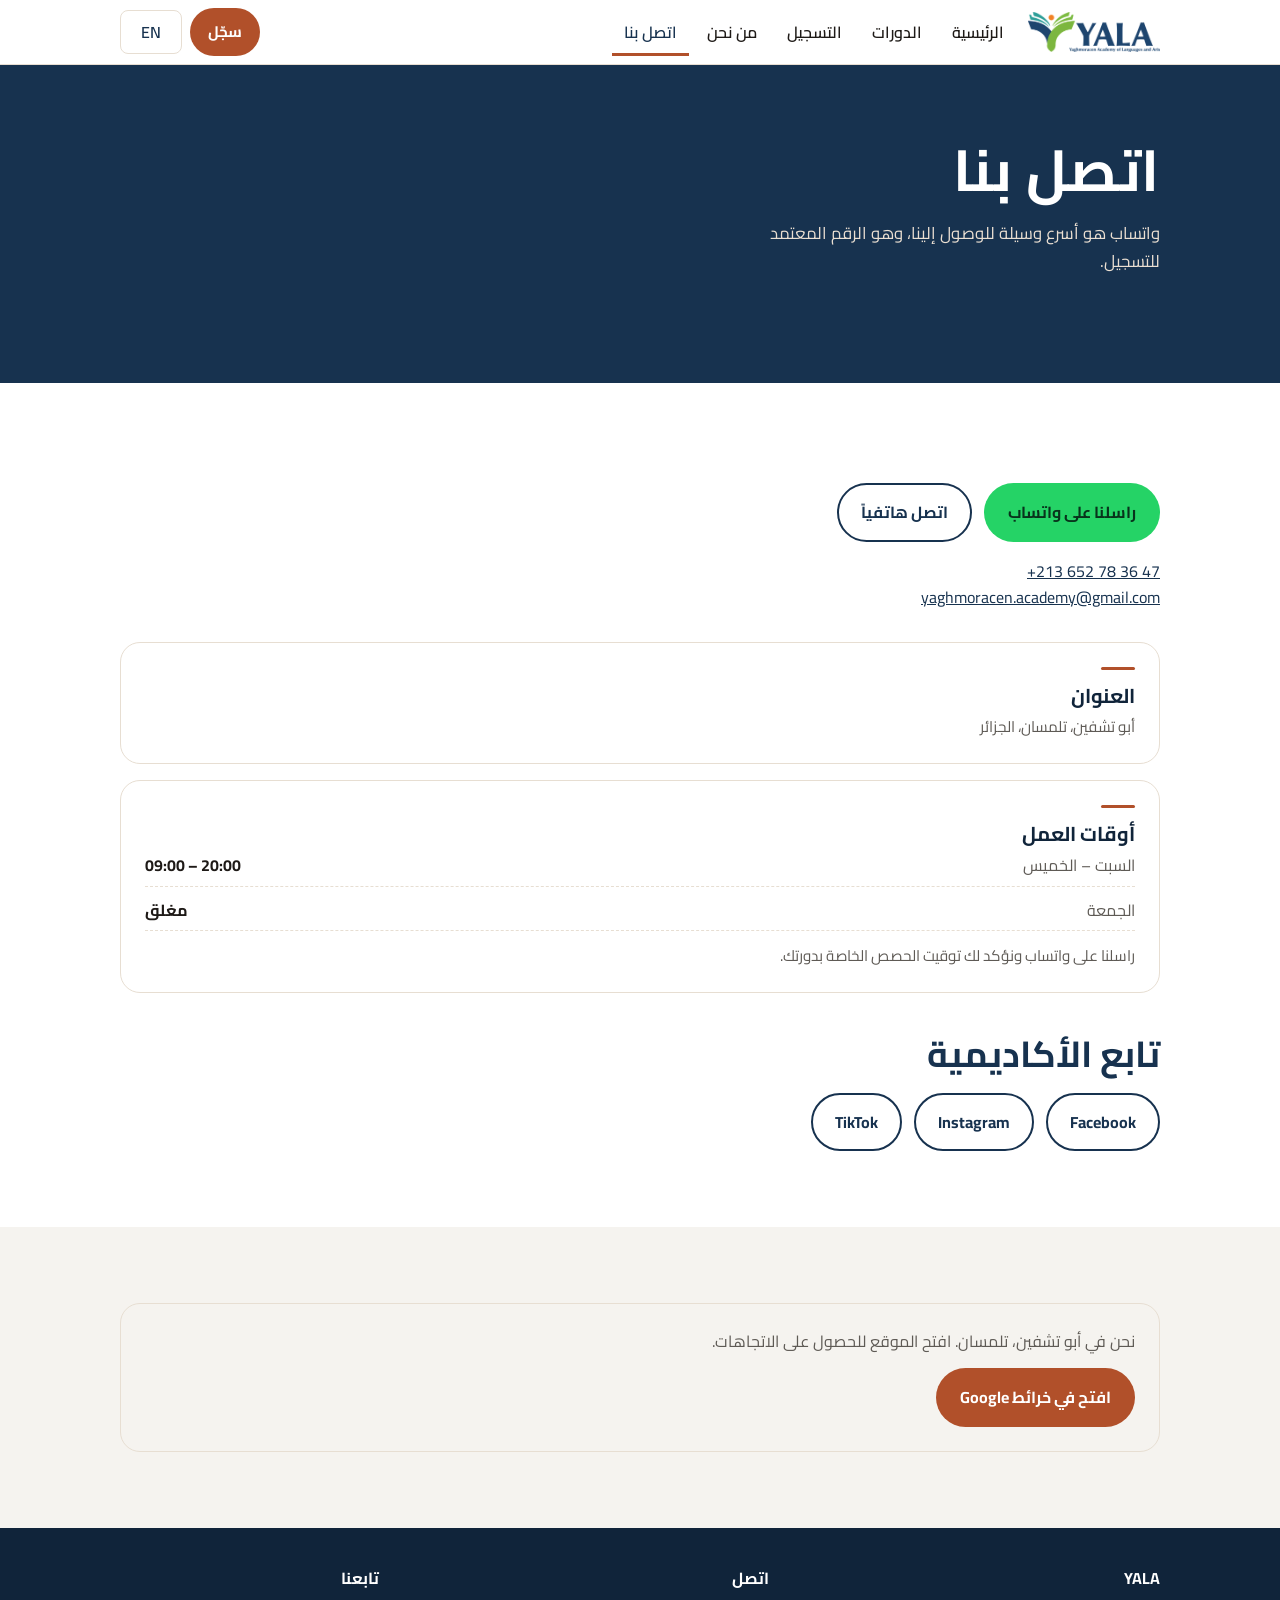
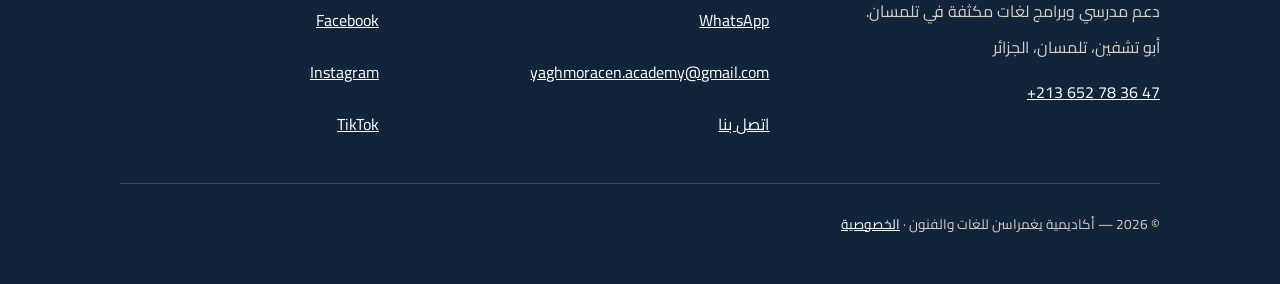
<file: contact.html>
<!doctype html>
<html lang="ar" dir="rtl" data-title="contact.title">
<head>
<meta charset="utf-8">
<meta name="viewport" content="width=device-width, initial-scale=1">
<title>اتصل بنا — YALA، تلمسان</title>
<meta name="description" content="واتساب، هاتف، عنوان وخريطة أكاديمية يغمراسن للغات والفنون — أبو تشفين، تلمسان.">
<meta property="og:type" content="website">
<meta property="og:url" content="https://yala-website.toufik-siife.workers.dev/contact">
<meta property="og:image" content="https://yala-website.toufik-siife.workers.dev/assets/img/og-image.png">
<meta property="og:title" content="اتصل بنا — YALA، تلمسان">
<meta property="og:description" content="واتساب، هاتف، عنوان وخريطة أكاديمية يغمراسن للغات والفنون — أبو تشفين، تلمسان.">
<meta property="og:site_name" content="YALA">
<meta property="og:locale" content="ar_DZ">
<meta property="og:locale:alternate" content="en_US">
<meta property="og:image:width" content="1200">
<meta property="og:image:height" content="630">
<meta property="og:image:alt" content="اتصل بنا — YALA، تلمسان">
<meta name="twitter:title" content="اتصل بنا — YALA، تلمسان">
<meta name="twitter:description" content="واتساب، هاتف، عنوان وخريطة أكاديمية يغمراسن للغات والفنون — أبو تشفين، تلمسان.">
<meta name="twitter:image" content="https://yala-website.toufik-siife.workers.dev/assets/img/og-image.png">
<meta name="twitter:card" content="summary_large_image">
<link rel="canonical" href="https://yala-website.toufik-siife.workers.dev/contact">
<link rel="alternate" hreflang="ar" href="https://yala-website.toufik-siife.workers.dev/contact">
<link rel="alternate" hreflang="en" href="https://yala-website.toufik-siife.workers.dev/contact?lang=en">
<link rel="alternate" hreflang="x-default" href="https://yala-website.toufik-siife.workers.dev/contact">
<meta name="theme-color" content="#17324F">
<link rel="icon" href="assets/img/favicon.png">
<link rel="stylesheet" href="assets/css/style.css">
<link rel="preload" href="assets/fonts/cairo-arabic.woff2" as="font" type="font/woff2" crossorigin>
<link rel="stylesheet" href="assets/css/fonts.css">
</head>
<body>
<a class="skip" href="#main" data-i18n="nav.skip">تخطَّ إلى المحتوى</a>

<header class="site-header">
  <div class="wrap">
    <a class="brand" href="index.html">
      <img src="assets/img/logo.webp" width="600" height="183" alt="YALA — أكاديمية يغمراسن للغات والفنون">
    </a>
    <nav id="site-nav" class="nav-links" aria-label="القائمة الرئيسية">
      <a href="index.html" data-i18n="nav.home">الرئيسية</a>
      <a href="courses.html" data-i18n="nav.courses">الدورات</a>
      <a href="register.html" data-i18n="nav.register">التسجيل</a>
      <a href="about.html" data-i18n="nav.about">من نحن</a>
      <a href="contact.html" aria-current="page" data-i18n="nav.contact">اتصل بنا</a>
    </nav>
    <div class="nav-actions">
      <a class="btn btn-primary nav-cta" href="register.html" data-i18n="nav.cta">سجّل</a>
      <button class="icon-btn menu-btn" data-menu-toggle aria-expanded="false" aria-controls="site-nav" data-i18n-aria="nav.menu" aria-label="القائمة">☰</button>
      <button class="icon-btn lang-btn" data-lang-toggle data-i18n="nav.switch" data-i18n-aria="nav.changeLang" aria-label="تغيير اللغة">EN</button>
    </div>
  </div>
</header>

<main id="main">

  <section class="hero">
    <div class="wrap">
      <h1 data-i18n="contact.h1">اتصل بنا</h1>
      <p class="lead" data-i18n="contact.lead">واتساب هو أسرع وسيلة للوصول إلينا، وهو الرقم المعتمد للتسجيل.</p>
    </div>
  </section>

  <section class="section">
    <div class="wrap">
      <div class="contact-actions">
        <a class="btn btn-wa" href="https://wa.me/213652783647" rel="noopener" data-i18n="contact.wa">راسلنا على واتساب</a>
        <a class="btn btn-outline" href="tel:+213652783647" data-i18n="contact.call">اتصل هاتفياً</a>
      </div>
      <p><a href="tel:+213652783647" dir="ltr">+213 652 78 36 47</a><br>
        <a href="mailto:yaghmoracen.academy@gmail.com" dir="ltr">yaghmoracen.academy@gmail.com</a></p>

      <div class="grid cols-2" style="margin-block-start:32px">
        <article class="card">
          <h2 data-i18n="contact.addrTitle">العنوان</h2>
          <p data-i18n="contact.addr">أبو تشفين، تلمسان، الجزائر</p>
        </article>
        <article class="card">
          <h2 data-i18n="contact.hoursTitle">أوقات العمل</h2>
          <dl class="hours">
            <div><dt data-i18n="hours.days">السبت – الخميس</dt><dd dir="ltr">09:00 – 20:00</dd></div>
            <div><dt data-i18n="hours.friday">الجمعة</dt><dd data-i18n="hours.closed">مغلق</dd></div>
          </dl>
          <p style="margin-block-start:12px" data-i18n="contact.hoursText">راسلنا على واتساب ونؤكد لك توقيت الحصص الخاصة بدورتك.</p>
        </article>
      </div>

      <h2 style="margin-block:40px 16px" data-i18n="contact.followTitle">تابع الأكاديمية</h2>
      <div class="contact-actions" style="margin:0">
        <a class="btn btn-outline" href="https://www.facebook.com/profile.php?id=61581667646245" target="_blank" rel="noopener">Facebook</a>
        <a class="btn btn-outline" href="https://www.instagram.com/yaghmoracen.academy/" target="_blank" rel="noopener">Instagram</a>
        <a class="btn btn-outline" href="https://www.tiktok.com/@yaghmoracen.acade" target="_blank" rel="noopener">TikTok</a>
      </div>
    </div>
  </section>

  <section class="section section-soft">
    <div class="wrap">
      <div class="map-card">
        <p data-i18n="map.note">نحن في أبو تشفين، تلمسان. افتح الموقع للحصول على الاتجاهات.</p>
        <a class="btn btn-primary" href="https://www.google.com/maps?q=34.910965,-1.318242"
           target="_blank" rel="noopener" data-i18n="map.open">افتح في خرائط Google</a>
      </div>
    </div>
  </section>

</main>

<footer class="site-footer">
  <div class="wrap">
    <div class="cols">
      <div>
        <h3>YALA</h3>
        <p data-i18n="footer.tag">دعم مدرسي وبرامج لغات مكثفة في تلمسان.</p>
        <p data-i18n="footer.address">أبو تشفين، تلمسان، الجزائر</p>
        <p><a href="tel:+213652783647" dir="ltr">+213 652 78 36 47</a></p>
      </div>
      <div>
        <h3 data-i18n="footer.contact">اتصل</h3>
        <ul>
          <li><a href="https://wa.me/213652783647" rel="noopener">WhatsApp</a></li>
          <li><a href="mailto:yaghmoracen.academy@gmail.com" dir="ltr">yaghmoracen.academy@gmail.com</a></li>
          <li><a href="contact.html" data-i18n="nav.contact">اتصل بنا</a></li>
        </ul>
      </div>
      <div>
        <h3 data-i18n="footer.follow">تابعنا</h3>
        <ul>
          <li><a href="https://www.facebook.com/profile.php?id=61581667646245" target="_blank" rel="noopener">Facebook</a></li>
          <li><a href="https://www.instagram.com/yaghmoracen.academy/" target="_blank" rel="noopener">Instagram</a></li>
          <li><a href="https://www.tiktok.com/@yaghmoracen.acade" target="_blank" rel="noopener">TikTok</a></li>
        </ul>
      </div>
    </div>
    <p class="legal">© <span id="year">2026</span> — <span data-i18n="footer.rights">أكاديمية يغمراسن للغات والفنون</span> · <a href="privacy.html" data-i18n="footer.privacy">الخصوصية</a></p>
  </div>
</footer>

<script src="assets/locales.js"></script>
<script src="assets/app.js"></script>
</body>
</html>
</file>
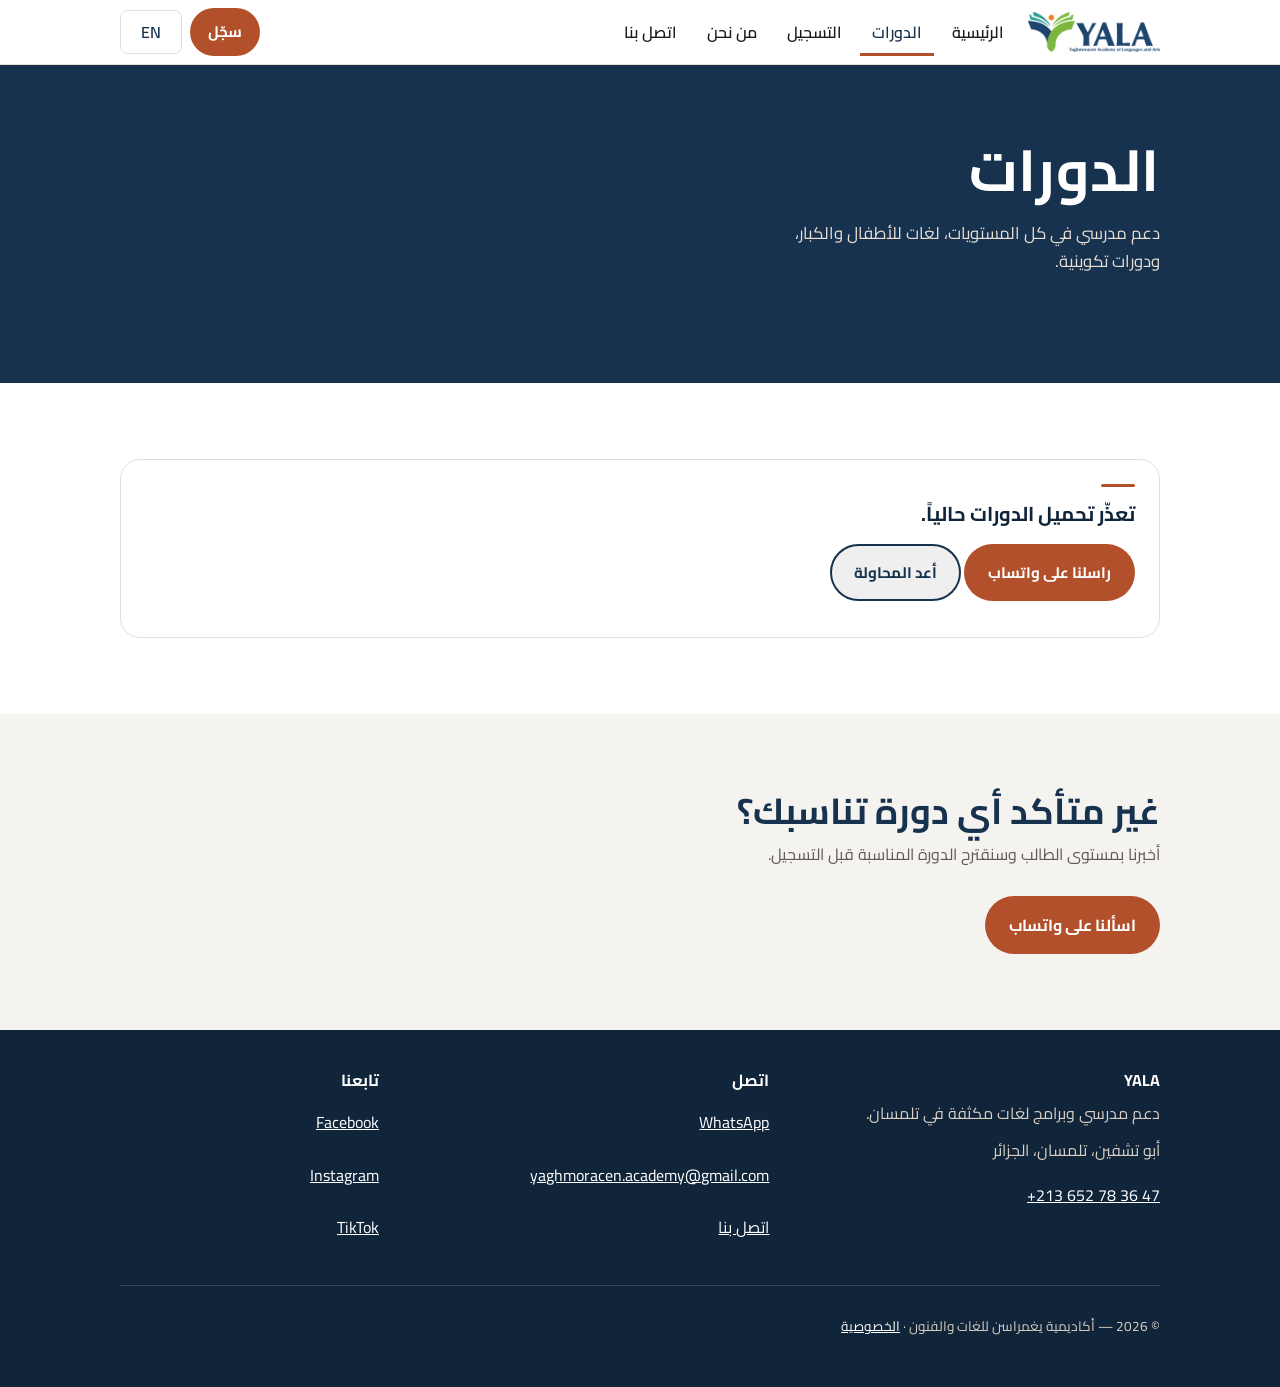
<file: courses.html>
<!doctype html>
<html lang="ar" dir="rtl" data-title="courses.title">
<head>
<meta charset="utf-8">
<meta name="viewport" content="width=device-width, initial-scale=1">
<title>الدورات — YALA، تلمسان</title>
<meta name="description" content="دورات YALA في تلمسان: دعم مدرسي، لغات للأطفال والكبار، ودورات تكوينية.">
<meta property="og:type" content="website">
<meta property="og:url" content="https://yala-website.toufik-siife.workers.dev/courses">
<meta property="og:image" content="https://yala-website.toufik-siife.workers.dev/assets/img/og-image.png">
<meta property="og:title" content="الدورات — YALA، تلمسان">
<meta property="og:description" content="دورات YALA في تلمسان: دعم مدرسي، لغات للأطفال والكبار، ودورات تكوينية.">
<meta property="og:site_name" content="YALA">
<meta property="og:locale" content="ar_DZ">
<meta property="og:locale:alternate" content="en_US">
<meta property="og:image:width" content="1200">
<meta property="og:image:height" content="630">
<meta property="og:image:alt" content="الدورات — YALA، تلمسان">
<meta name="twitter:title" content="الدورات — YALA، تلمسان">
<meta name="twitter:description" content="دورات YALA في تلمسان: دعم مدرسي، لغات للأطفال والكبار، ودورات تكوينية.">
<meta name="twitter:image" content="https://yala-website.toufik-siife.workers.dev/assets/img/og-image.png">
<meta name="twitter:card" content="summary_large_image">
<link rel="canonical" href="https://yala-website.toufik-siife.workers.dev/courses">
<link rel="alternate" hreflang="ar" href="https://yala-website.toufik-siife.workers.dev/courses">
<link rel="alternate" hreflang="en" href="https://yala-website.toufik-siife.workers.dev/courses?lang=en">
<link rel="alternate" hreflang="x-default" href="https://yala-website.toufik-siife.workers.dev/courses">
<meta name="theme-color" content="#17324F">
<link rel="icon" href="assets/img/favicon.png">
<link rel="stylesheet" href="assets/css/style.css">
<link rel="preload" href="assets/fonts/cairo-arabic.woff2" as="font" type="font/woff2" crossorigin>
<link rel="stylesheet" href="assets/css/fonts.css">
<style>
  .cat-block { margin-block-end: 40px; scroll-margin-top: 84px; }
  .cat-block h2 { margin-block-end: 4px; }
  .cat-block .count { margin: 0 0 16px; color: var(--muted); font-size: .9rem; }
  /* Course rows, not 25 boxes: the level title already groups them. */
  .course-list { border-block-start: 1px solid var(--line); }
  .course-row {
    display: flex; justify-content: space-between; align-items: baseline; gap: 16px;
    padding-block: 12px; border-block-end: 1px solid var(--line);
  }
  .course-row h3 { margin: 0; font-size: 1rem; font-weight: 600; color: var(--ink); }
  .course-row .meta { flex: none; margin: 0; font-size: .85rem; color: var(--muted); }
  .sub-block { margin-block-start: 20px; }
  .sub-title { margin: 0 0 4px; font-weight: 700; color: var(--indigo); font-size: 1.02rem; }
  .level-block { margin-block-start: 10px; }
  .level-title { margin: 0 0 8px; font-weight: 600; color: var(--muted); font-size: .92rem; }
  /* Jump chips: 25 cards in 6 sections need a shortcut to each one. */
  .chips { display: flex; gap: 8px; overflow-x: auto; padding-block: 4px 12px; margin-block-end: 12px; }
  .chips[hidden] { display: none; }
  .chip { flex: none; display: inline-flex; align-items: center; min-height: 44px; padding: 6px 14px; border: 1px solid var(--line); border-radius: 999px; background: #fff; color: var(--indigo); text-decoration: none; font-weight: 600; font-size: .92rem; }
  .chip:hover { border-color: var(--indigo); }
</style>
</head>
<body>
<a class="skip" href="#main" data-i18n="nav.skip">تخطَّ إلى المحتوى</a>

<header class="site-header">
  <div class="wrap">
    <a class="brand" href="index.html">
      <img src="assets/img/logo.webp" width="600" height="183" alt="YALA — أكاديمية يغمراسن للغات والفنون">
    </a>
    <nav id="site-nav" class="nav-links" aria-label="القائمة الرئيسية">
      <a href="index.html" data-i18n="nav.home">الرئيسية</a>
      <a href="courses.html" aria-current="page" data-i18n="nav.courses">الدورات</a>
      <a href="register.html" data-i18n="nav.register">التسجيل</a>
      <a href="about.html" data-i18n="nav.about">من نحن</a>
      <a href="contact.html" data-i18n="nav.contact">اتصل بنا</a>
    </nav>
    <div class="nav-actions">
      <a class="btn btn-primary nav-cta" href="register.html" data-i18n="nav.cta">سجّل</a>
      <button class="icon-btn menu-btn" data-menu-toggle aria-expanded="false" aria-controls="site-nav" data-i18n-aria="nav.menu" aria-label="القائمة">☰</button>
      <button class="icon-btn lang-btn" data-lang-toggle data-i18n="nav.switch" data-i18n-aria="nav.changeLang" aria-label="تغيير اللغة">EN</button>
    </div>
  </div>
</header>

<main id="main">

  <section class="hero">
    <div class="wrap">
      <h1 data-i18n="courses.h1">الدورات</h1>
      <p class="lead" data-i18n="courses.lead">دعم مدرسي في كل المستويات، لغات للأطفال والكبار، ودورات تكوينية.</p>
    </div>
  </section>

  <section class="section">
    <div class="wrap">
      <nav class="chips" id="course-chips" aria-label="أقسام الدورات" data-i18n-aria="courses.jumps" hidden></nav>
      <div id="catalog" aria-live="polite">
        <p data-i18n="courses.loading">جارٍ تحميل الدورات…</p>
      </div>
    </div>
  </section>

  <section class="section section-soft">
    <div class="wrap">
      <h2 data-i18n="courses.ctaTitle">غير متأكد أي دورة تناسبك؟</h2>
      <p class="section-note" data-i18n="courses.ctaText">أخبرنا بمستوى الطالب وسنقترح الدورة المناسبة قبل التسجيل.</p>
      <a class="btn btn-primary" href="https://wa.me/213652783647" rel="noopener" data-i18n="courses.cta">اسألنا على واتساب</a>
    </div>
  </section>

</main>

<footer class="site-footer">
  <div class="wrap">
    <div class="cols">
      <div>
        <h3>YALA</h3>
        <p data-i18n="footer.tag">دعم مدرسي وبرامج لغات مكثفة في تلمسان.</p>
        <p data-i18n="footer.address">أبو تشفين، تلمسان، الجزائر</p>
        <p><a href="tel:+213652783647" dir="ltr">+213 652 78 36 47</a></p>
      </div>
      <div>
        <h3 data-i18n="footer.contact">اتصل</h3>
        <ul>
          <li><a href="https://wa.me/213652783647" rel="noopener">WhatsApp</a></li>
          <li><a href="mailto:yaghmoracen.academy@gmail.com" dir="ltr">yaghmoracen.academy@gmail.com</a></li>
          <li><a href="contact.html" data-i18n="nav.contact">اتصل بنا</a></li>
        </ul>
      </div>
      <div>
        <h3 data-i18n="footer.follow">تابعنا</h3>
        <ul>
          <li><a href="https://www.facebook.com/profile.php?id=61581667646245" target="_blank" rel="noopener">Facebook</a></li>
          <li><a href="https://www.instagram.com/yaghmoracen.academy/" target="_blank" rel="noopener">Instagram</a></li>
          <li><a href="https://www.tiktok.com/@yaghmoracen.acade" target="_blank" rel="noopener">TikTok</a></li>
        </ul>
      </div>
    </div>
    <p class="legal">© <span id="year">2026</span> — <span data-i18n="footer.rights">أكاديمية يغمراسن للغات والفنون</span> · <a href="privacy.html" data-i18n="footer.privacy">الخصوصية</a></p>
  </div>
</footer>

<script src="assets/locales.js"></script>
<script src="assets/app.js"></script>
<script src="assets/config.js"></script>
<script>
(function () {
  var API_URL = window.YALA_API;

  var isAR = document.documentElement.lang !== "en";
  var T = isAR
    ? { error: "تعذّر تحميل الدورات حالياً.", retry: "راسلنا على واتساب", again: "أعد المحاولة", loading: "جارٍ تحميل الدورات…", room: "قاعة", count: function (n) { return n + " دورة"; } }
    : { error: "Courses could not be loaded right now.", retry: "Message us on WhatsApp", again: "Try again", loading: "Loading courses…", room: "Room", count: function (n) { return n + (n === 1 ? " course" : " courses"); } };


  var box = document.getElementById("catalog");
  var CACHE_KEY = "yala-courses-v2";
  var CACHE_MS = 10 * 60 * 1000;

  function fail(msg) {
    var chips = document.getElementById("course-chips");
    if (chips) chips.hidden = true;
    box.innerHTML = '<div class="card"><h3>' + T.error + '</h3>'
      + '<p style="margin-block:12px"><a class="btn btn-primary" href="https://wa.me/213652783647" rel="noopener">' + T.retry + '</a> '
      + '<button class="btn btn-outline" type="button" id="courses-retry">' + T.again + '</button></p></div>';
    var b = document.getElementById("courses-retry");
    if (b) b.onclick = load;
    if (msg) console.warn("[courses]", msg);
  }

  function skeleton() {
    var html = "";
    for (var i = 0; i < 3; i++) html += '<div class="skeleton" aria-hidden="true"><span></span><span></span><span></span></div>';
    box.innerHTML = html;
  }

  function title(tag, text, className) {
    var node = document.createElement(tag);
    node.textContent = text;
    if (className) node.className = className;
    return node;
  }

  function render(data) {
    box.innerHTML = "";
    var chips = document.getElementById("course-chips");
    chips.innerHTML = "";
    data.categories.forEach(function (cat, i) {
      var section = document.createElement("div");
      section.className = "cat-block";
      section.id = "cat-" + i;

      var chip = document.createElement("a");
      chip.className = "chip";
      chip.href = "#cat-" + i;
      chip.textContent = isAR ? (cat.ar || cat.key) : cat.key;
      chips.appendChild(chip);

      section.appendChild(title("h2", isAR ? (cat.ar || cat.key) : cat.key));

      var total = 0;
      cat.groups.forEach(function (group) {
        group.levels.forEach(function (level) { total += level.courses.length; });
      });
      section.appendChild(title("p", T.count(total), "count"));

      cat.groups.forEach(function (group) {
        var sub = document.createElement("div");
        sub.className = "sub-block";
        if (group.name) {
          sub.appendChild(title("p", isAR ? (group.ar || group.name) : group.name, "sub-title"));
        }

        group.levels.forEach(function (level) {
          var levelBox = document.createElement("div");
          levelBox.className = "level-block";
          if (level.name) {
            levelBox.appendChild(title("p", isAR ? (level.ar || level.name) : level.name, "level-title"));
          }

          var grid = document.createElement("div");
          grid.className = "course-list";
          level.courses.forEach(function (course) {
            var card = document.createElement("article");
            card.className = "course-row";
            card.appendChild(title("h3", isAR ? (course.nameAr || course.name) : course.name));

            // The sheet stores "Room 1"; Arabic wants "قاعة 1".
            var room = course.room ? (isAR ? course.room.replace(/^Room\s*/i, "") : course.room) : "";
            room = room ? (isAR ? T.room + " " + room : room) : "";
            if (room) card.appendChild(title("p", room, "meta"));

            grid.appendChild(card);
          });
          levelBox.appendChild(grid);
          sub.appendChild(levelBox);
        });
        section.appendChild(sub);
      });

      box.appendChild(section);
    });
    chips.hidden = false;
  }

  if (!API_URL) { fail("API_URL is empty"); return; }

  function load() {
    var cached = null;
    try { cached = JSON.parse(sessionStorage.getItem(CACHE_KEY) || "null"); } catch (e) {}
    if (cached && cached.d && Date.now() - cached.t < CACHE_MS) { render(cached.d); return; }

    skeleton();
    var ctrl = window.AbortController ? new AbortController() : null;
    var timer = ctrl ? setTimeout(function () { ctrl.abort(); }, 15000) : null;

    fetch(API_URL + "?action=courses", ctrl ? { signal: ctrl.signal } : undefined)
      .then(function (r) { return r.json(); })
      .then(function (data) {
        clearTimeout(timer);
        if (!data || data.ok !== true || !data.categories || !data.categories.length) throw new Error(data && data.error || "empty");
        try { sessionStorage.setItem(CACHE_KEY, JSON.stringify({ t: Date.now(), d: data })); } catch (e) {}
        render(data);
      })
      .catch(function (err) { clearTimeout(timer); fail(err.message); });
  }

  load();
})();
</script>
</body>
</html>
</file>
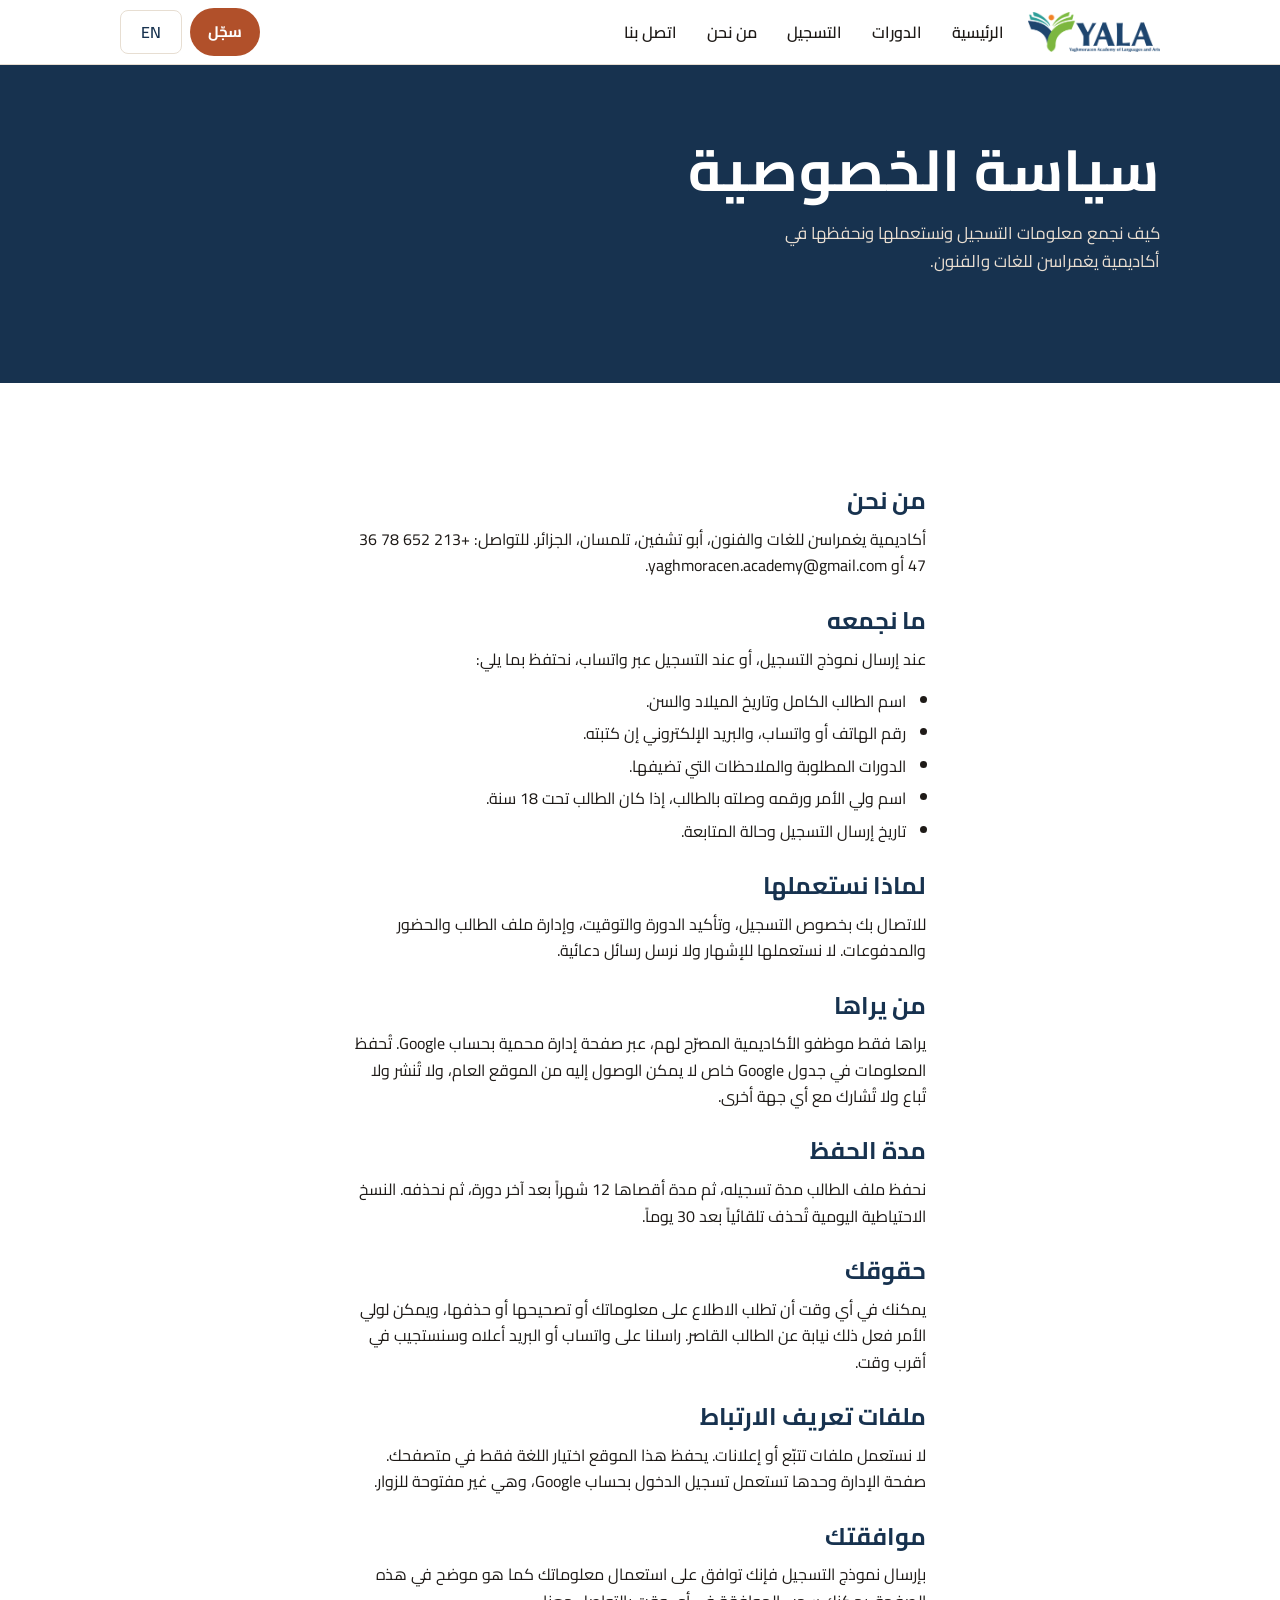
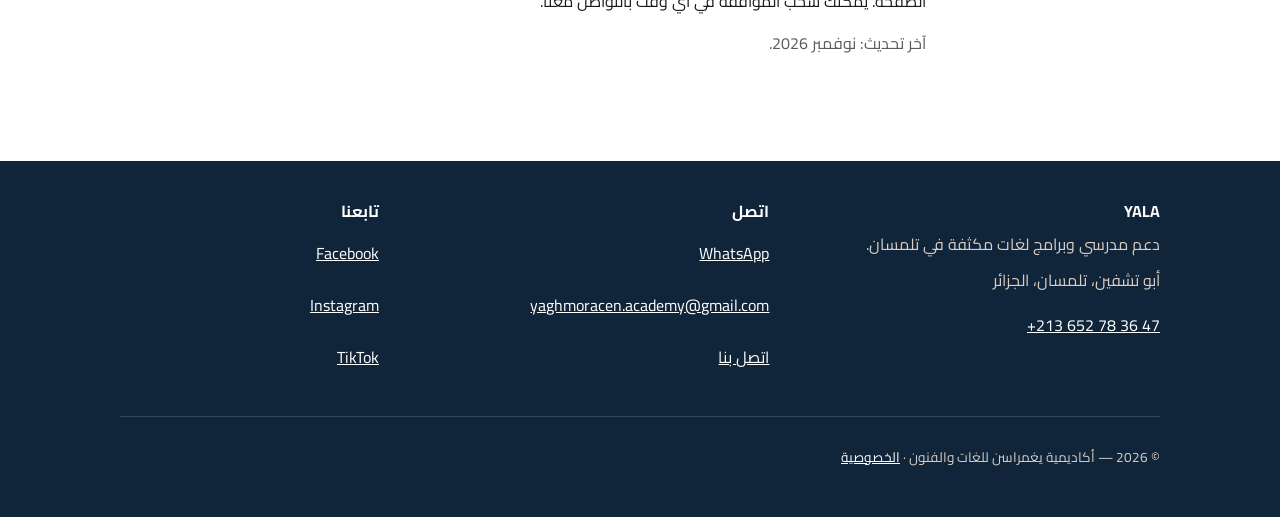
<file: privacy.html>
<!doctype html>
<html lang="ar" dir="rtl" data-title="privacy.title">
<head>
<meta charset="utf-8">
<meta name="viewport" content="width=device-width, initial-scale=1">
<title>سياسة الخصوصية — YALA، تلمسان</title>
<meta name="description" content="كيف تجمع أكاديمية يغمراسن للغات والفنون معلومات التسجيل، ولماذا، ومن يراها، وكم تحفظها.">
<meta property="og:type" content="website">
<meta property="og:url" content="https://yala-website.toufik-siife.workers.dev/privacy">
<meta property="og:image" content="https://yala-website.toufik-siife.workers.dev/assets/img/og-image.png">
<meta property="og:title" content="سياسة الخصوصية — YALA، تلمسان">
<meta property="og:description" content="كيف تجمع أكاديمية يغمراسن للغات والفنون معلومات التسجيل، ولماذا، ومن يراها، وكم تحفظها.">
<meta property="og:site_name" content="YALA">
<meta property="og:locale" content="ar_DZ">
<meta property="og:locale:alternate" content="en_US">
<meta property="og:image:width" content="1200">
<meta property="og:image:height" content="630">
<meta property="og:image:alt" content="سياسة الخصوصية — YALA، تلمسان">
<meta name="twitter:title" content="سياسة الخصوصية — YALA، تلمسان">
<meta name="twitter:description" content="كيف تجمع أكاديمية يغمراسن للغات والفنون معلومات التسجيل، ولماذا، ومن يراها، وكم تحفظها.">
<meta name="twitter:image" content="https://yala-website.toufik-siife.workers.dev/assets/img/og-image.png">
<meta name="twitter:card" content="summary_large_image">
<link rel="canonical" href="https://yala-website.toufik-siife.workers.dev/privacy">
<link rel="alternate" hreflang="ar" href="https://yala-website.toufik-siife.workers.dev/privacy">
<link rel="alternate" hreflang="en" href="https://yala-website.toufik-siife.workers.dev/privacy?lang=en">
<link rel="alternate" hreflang="x-default" href="https://yala-website.toufik-siife.workers.dev/privacy">
<meta name="theme-color" content="#17324F">
<link rel="icon" href="assets/img/favicon.png">
<link rel="stylesheet" href="assets/css/style.css">
<link rel="preload" href="assets/fonts/cairo-arabic.woff2" as="font" type="font/woff2" crossorigin>
<link rel="stylesheet" href="assets/css/fonts.css">
</head>
<body>
<a class="skip" href="#main" data-i18n="nav.skip">تخطَّ إلى المحتوى</a>

<header class="site-header">
  <div class="wrap">
    <a class="brand" href="index.html">
      <img src="assets/img/logo.webp" width="600" height="183" alt="YALA — أكاديمية يغمراسن للغات والفنون">
    </a>
    <nav id="site-nav" class="nav-links" aria-label="القائمة الرئيسية">
      <a href="index.html" data-i18n="nav.home">الرئيسية</a>
      <a href="courses.html" data-i18n="nav.courses">الدورات</a>
      <a href="register.html" data-i18n="nav.register">التسجيل</a>
      <a href="about.html" data-i18n="nav.about">من نحن</a>
      <a href="contact.html" data-i18n="nav.contact">اتصل بنا</a>
    </nav>
    <div class="nav-actions">
      <a class="btn btn-primary nav-cta" href="register.html" data-i18n="nav.cta">سجّل</a>
      <button class="icon-btn menu-btn" data-menu-toggle aria-expanded="false" aria-controls="site-nav" data-i18n-aria="nav.menu" aria-label="القائمة">☰</button>
      <button class="icon-btn lang-btn" data-lang-toggle data-i18n="nav.switch" data-i18n-aria="nav.changeLang" aria-label="تغيير اللغة">EN</button>
    </div>
  </div>
</header>

<main id="main">

  <section class="hero">
    <div class="wrap">
      <h1 data-i18n="privacy.h1">سياسة الخصوصية</h1>
      <p class="lead" data-i18n="privacy.lead">كيف نجمع معلومات التسجيل ونستعملها ونحفظها في أكاديمية يغمراسن للغات والفنون.</p>
    </div>
  </section>

  <section class="section">
    <div class="wrap prose">
      <h2 data-i18n="privacy.whoTitle">من نحن</h2>
      <p data-i18n="privacy.whoText">أكاديمية يغمراسن للغات والفنون، أبو تشفين، تلمسان، الجزائر. للتواصل: +213 652 78 36 47 أو yaghmoracen.academy@gmail.com.</p>

      <h2 data-i18n="privacy.dataTitle">ما نجمعه</h2>
      <p data-i18n="privacy.dataIntro">عند إرسال نموذج التسجيل، أو عند التسجيل عبر واتساب، نحتفظ بما يلي:</p>
      <ul>
        <li data-i18n="privacy.data1">اسم الطالب الكامل وتاريخ الميلاد والسن.</li>
        <li data-i18n="privacy.data2">رقم الهاتف أو واتساب، والبريد الإلكتروني إن كتبته.</li>
        <li data-i18n="privacy.data3">الدورات المطلوبة والملاحظات التي تضيفها.</li>
        <li data-i18n="privacy.data4">اسم ولي الأمر ورقمه وصلته بالطالب، إذا كان الطالب تحت 18 سنة.</li>
        <li data-i18n="privacy.data5">تاريخ إرسال التسجيل وحالة المتابعة.</li>
      </ul>

      <h2 data-i18n="privacy.whyTitle">لماذا نستعملها</h2>
      <p data-i18n="privacy.whyText">للاتصال بك بخصوص التسجيل، وتأكيد الدورة والتوقيت، وإدارة ملف الطالب والحضور والمدفوعات. لا نستعملها للإشهار ولا نرسل رسائل دعائية.</p>

      <h2 data-i18n="privacy.whoSeesTitle">من يراها</h2>
      <p data-i18n="privacy.whoSeesText">يراها فقط موظفو الأكاديمية المصرّح لهم، عبر صفحة إدارة محمية بحساب Google. تُحفظ المعلومات في جدول Google خاص لا يمكن الوصول إليه من الموقع العام، ولا تُنشر ولا تُباع ولا تُشارك مع أي جهة أخرى.</p>

      <h2 data-i18n="privacy.keepTitle">مدة الحفظ</h2>
      <p data-i18n="privacy.keepText">نحفظ ملف الطالب مدة تسجيله، ثم مدة أقصاها 12 شهراً بعد آخر دورة، ثم نحذفه. النسخ الاحتياطية اليومية تُحذف تلقائياً بعد 30 يوماً.</p>

      <h2 data-i18n="privacy.rightsTitle">حقوقك</h2>
      <p data-i18n="privacy.rightsText">يمكنك في أي وقت أن تطلب الاطلاع على معلوماتك أو تصحيحها أو حذفها، ويمكن لولي الأمر فعل ذلك نيابة عن الطالب القاصر. راسلنا على واتساب أو البريد أعلاه وسنستجيب في أقرب وقت.</p>

      <h2 data-i18n="privacy.cookiesTitle">ملفات تعريف الارتباط</h2>
      <p data-i18n="privacy.cookiesText">لا نستعمل ملفات تتبّع أو إعلانات. يحفظ هذا الموقع اختيار اللغة فقط في متصفحك. صفحة الإدارة وحدها تستعمل تسجيل الدخول بحساب Google، وهي غير مفتوحة للزوار.</p>

      <h2 data-i18n="privacy.consentTitle">موافقتك</h2>
      <p data-i18n="privacy.consentText">بإرسال نموذج التسجيل فإنك توافق على استعمال معلوماتك كما هو موضح في هذه الصفحة. يمكنك سحب الموافقة في أي وقت بالتواصل معنا.</p>

      <p class="section-note" data-i18n="privacy.updated">آخر تحديث: نوفمبر 2026.</p>
    </div>
  </section>

</main>

<footer class="site-footer">
  <div class="wrap">
    <div class="cols">
      <div>
        <h3>YALA</h3>
        <p data-i18n="footer.tag">دعم مدرسي وبرامج لغات مكثفة في تلمسان.</p>
        <p data-i18n="footer.address">أبو تشفين، تلمسان، الجزائر</p>
        <p><a href="tel:+213652783647" dir="ltr">+213 652 78 36 47</a></p>
      </div>
      <div>
        <h3 data-i18n="footer.contact">اتصل</h3>
        <ul>
          <li><a href="https://wa.me/213652783647" rel="noopener">WhatsApp</a></li>
          <li><a href="mailto:yaghmoracen.academy@gmail.com" dir="ltr">yaghmoracen.academy@gmail.com</a></li>
          <li><a href="contact.html" data-i18n="nav.contact">اتصل بنا</a></li>
        </ul>
      </div>
      <div>
        <h3 data-i18n="footer.follow">تابعنا</h3>
        <ul>
          <li><a href="https://www.facebook.com/profile.php?id=61581667646245" target="_blank" rel="noopener">Facebook</a></li>
          <li><a href="https://www.instagram.com/yaghmoracen.academy/" target="_blank" rel="noopener">Instagram</a></li>
          <li><a href="https://www.tiktok.com/@yaghmoracen.acade" target="_blank" rel="noopener">TikTok</a></li>
        </ul>
      </div>
    </div>
    <p class="legal">© <span id="year">2026</span> — <span data-i18n="footer.rights">أكاديمية يغمراسن للغات والفنون</span> · <a href="privacy.html" data-i18n="footer.privacy">الخصوصية</a></p>
  </div>
</footer>

<script src="assets/locales.js"></script>
<script src="assets/app.js"></script>
</body>
</html>
</file>
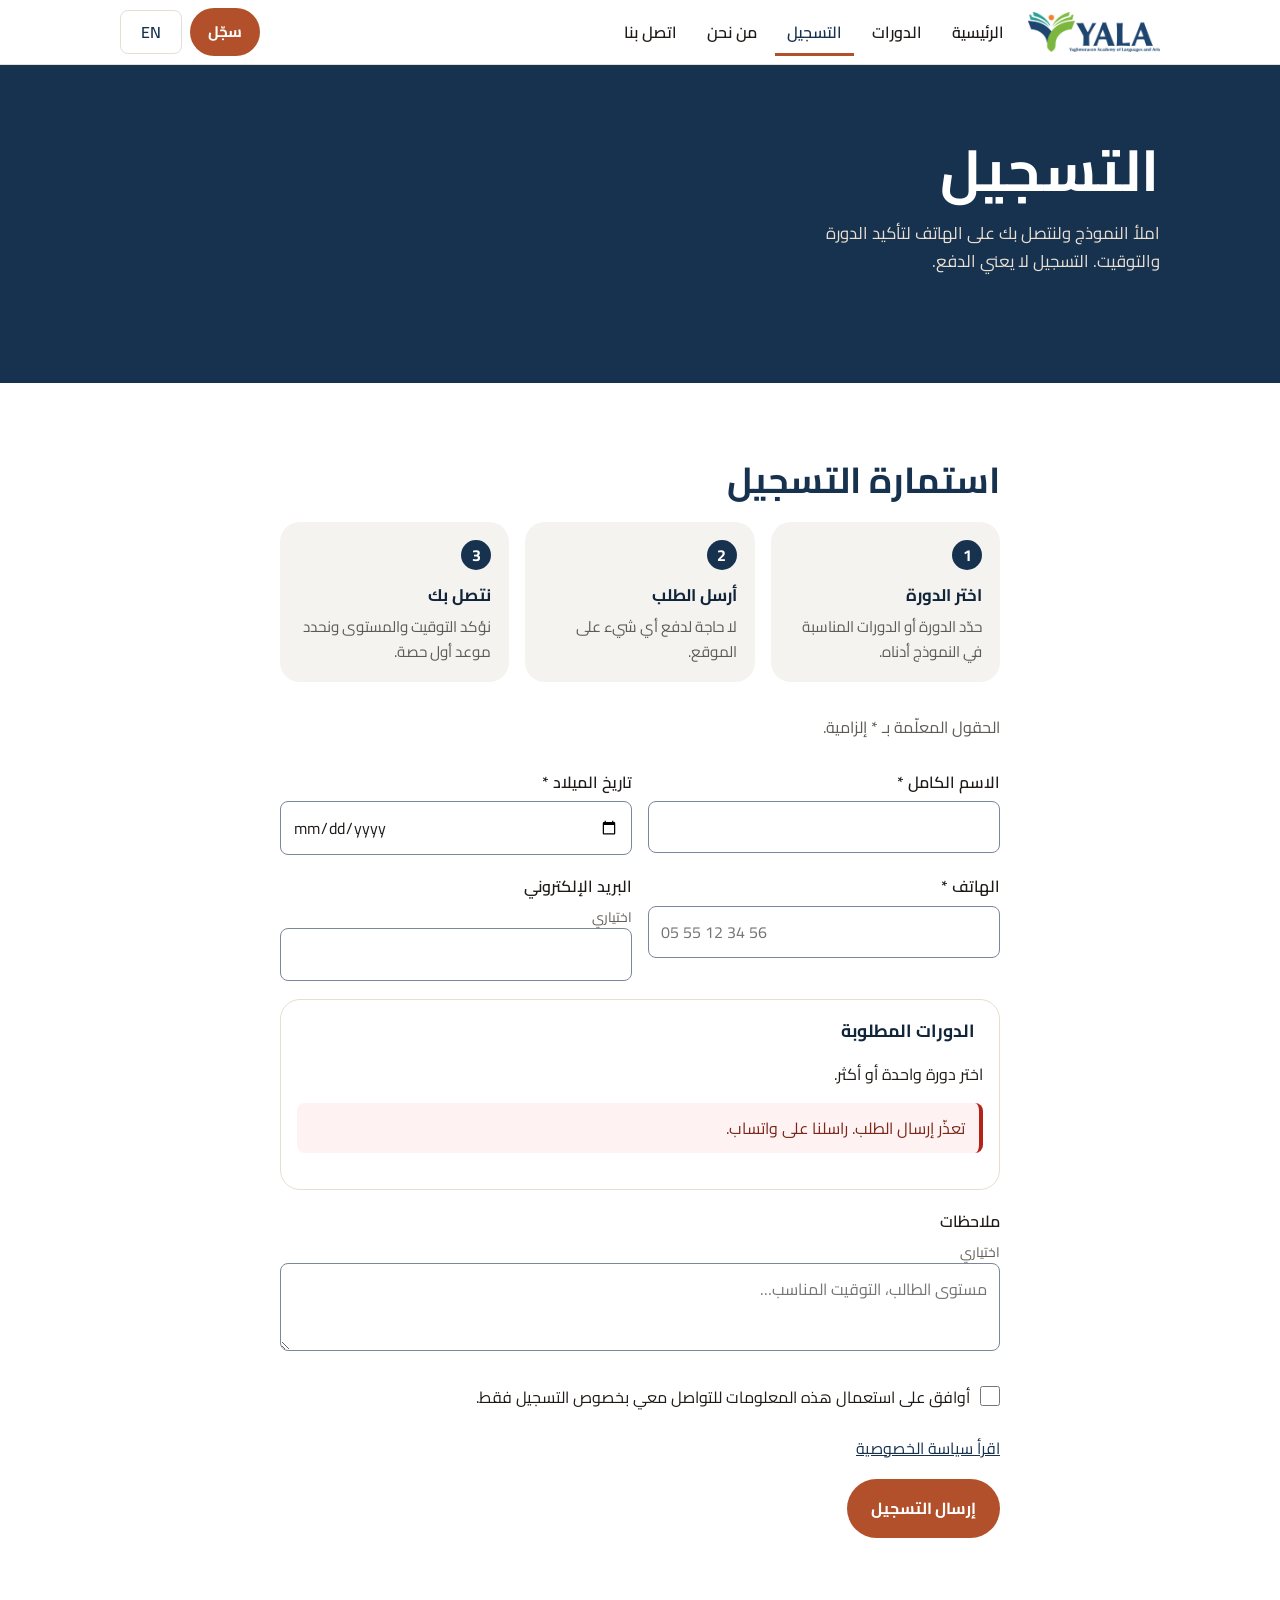
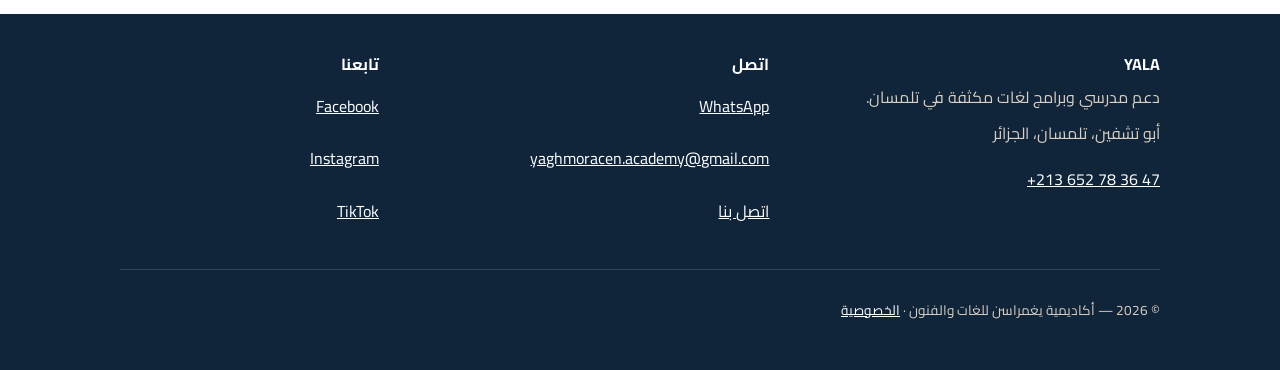
<file: register.html>
<!doctype html>
<html lang="ar" dir="rtl" data-title="register.title">
<head>
<meta charset="utf-8">
<meta name="viewport" content="width=device-width, initial-scale=1">
<title>التسجيل — YALA، تلمسان</title>
<meta name="description" content="سجّل في أكاديمية يغمراسن للغات والفنون، تلمسان. نموذج تسجيل قصير، وسنتصل بك لتأكيد الدورة.">
<meta property="og:type" content="website">
<meta property="og:url" content="https://yala-website.toufik-siife.workers.dev/register">
<meta property="og:image" content="https://yala-website.toufik-siife.workers.dev/assets/img/og-image.png">
<meta property="og:title" content="التسجيل — YALA، تلمسان">
<meta property="og:description" content="سجّل في أكاديمية يغمراسن للغات والفنون، تلمسان. نموذج تسجيل قصير، وسنتصل بك لتأكيد الدورة.">
<meta property="og:site_name" content="YALA">
<meta property="og:locale" content="ar_DZ">
<meta property="og:locale:alternate" content="en_US">
<meta property="og:image:width" content="1200">
<meta property="og:image:height" content="630">
<meta property="og:image:alt" content="التسجيل — YALA، تلمسان">
<meta name="twitter:title" content="التسجيل — YALA، تلمسان">
<meta name="twitter:description" content="سجّل في أكاديمية يغمراسن للغات والفنون، تلمسان. نموذج تسجيل قصير، وسنتصل بك لتأكيد الدورة.">
<meta name="twitter:image" content="https://yala-website.toufik-siife.workers.dev/assets/img/og-image.png">
<meta name="twitter:card" content="summary_large_image">
<link rel="canonical" href="https://yala-website.toufik-siife.workers.dev/register">
<link rel="alternate" hreflang="ar" href="https://yala-website.toufik-siife.workers.dev/register">
<link rel="alternate" hreflang="en" href="https://yala-website.toufik-siife.workers.dev/register?lang=en">
<link rel="alternate" hreflang="x-default" href="https://yala-website.toufik-siife.workers.dev/register">
<meta name="theme-color" content="#17324F">
<link rel="icon" href="assets/img/favicon.png">
<link rel="stylesheet" href="assets/css/style.css">
<link rel="preload" href="assets/fonts/cairo-arabic.woff2" as="font" type="font/woff2" crossorigin>
<link rel="stylesheet" href="assets/css/fonts.css">
</head>
<body>
<a class="skip" href="#main" data-i18n="nav.skip">تخطَّ إلى المحتوى</a>

<header class="site-header">
  <div class="wrap">
    <a class="brand" href="index.html">
      <img src="assets/img/logo.webp" width="600" height="183" alt="YALA — أكاديمية يغمراسن للغات والفنون">
    </a>
    <nav id="site-nav" class="nav-links" aria-label="القائمة الرئيسية">
      <a href="index.html" data-i18n="nav.home">الرئيسية</a>
      <a href="courses.html" data-i18n="nav.courses">الدورات</a>
      <a href="register.html" aria-current="page" data-i18n="nav.register">التسجيل</a>
      <a href="about.html" data-i18n="nav.about">من نحن</a>
      <a href="contact.html" data-i18n="nav.contact">اتصل بنا</a>
    </nav>
    <div class="nav-actions">
      <a class="btn btn-primary nav-cta" href="register.html" data-i18n="nav.cta">سجّل</a>
      <button class="icon-btn menu-btn" data-menu-toggle aria-expanded="false" aria-controls="site-nav" data-i18n-aria="nav.menu" aria-label="القائمة">☰</button>
      <button class="icon-btn lang-btn" data-lang-toggle data-i18n="nav.switch" data-i18n-aria="nav.changeLang" aria-label="تغيير اللغة">EN</button>
    </div>
  </div>
</header>

<main id="main">

  <section class="hero">
    <div class="wrap">
      <h1 data-i18n="register.h1">التسجيل</h1>
      <p class="lead" data-i18n="register.lead">املأ النموذج ولنتصل بك على الهاتف لتأكيد الدورة والتوقيت. التسجيل لا يعني الدفع.</p>
    </div>
  </section>

  <section class="section">
    <div class="wrap" style="max-width:760px">

      <h2 data-i18n="form.formTitle">استمارة التسجيل</h2>

      <div class="steps" style="margin-block-end:32px">
        <div class="step">
          <p class="step-t" data-i18n="form.step1t">اختر الدورة</p>
          <p data-i18n="form.step1d">حدّد الدورة أو الدورات المناسبة في النموذج أدناه.</p>
        </div>
        <div class="step">
          <p class="step-t" data-i18n="form.step2t">أرسل الطلب</p>
          <p data-i18n="form.step2d">لا حاجة لدفع أي شيء على الموقع.</p>
        </div>
        <div class="step">
          <p class="step-t" data-i18n="form.step3t">نتصل بك</p>
          <p data-i18n="form.step3d">نؤكد التوقيت والمستوى ونحدد موعد أول حصة.</p>
        </div>
      </div>

      <div id="form-error" class="form-error" role="alert" hidden></div>

      <form id="reg" novalidate>
        <p class="section-note" data-i18n="form.requiredHint">الحقول المعلّمة بـ * إلزامية.</p>

        <div class="field-row cols-2">
          <div class="field" data-field="fullName">
            <label for="fullName"><span data-i18n="form.name">الاسم الكامل</span> *</label>
            <input id="fullName" name="fullName" type="text" autocomplete="name" maxlength="80" required>
            <p class="field-error" hidden></p>
          </div>
          <div class="field" data-field="dob">
            <label for="dob"><span data-i18n="form.dob">تاريخ الميلاد</span> *</label>
            <input id="dob" name="dob" type="date" required>
            <p class="field-error" hidden></p>
          </div>
        </div>

        <div class="field-row cols-2">
          <div class="field" data-field="phone">
            <label for="phone"><span data-i18n="form.phone">الهاتف</span> *</label>
            <input id="phone" name="phone" type="tel" inputmode="tel" placeholder="05 55 12 34 56" autocomplete="tel" maxlength="20" required>
            <p class="field-error" hidden></p>
          </div>
          <div class="field" data-field="email">
            <label for="email"><span data-i18n="form.email">البريد الإلكتروني</span></label>
            <span class="hint" data-i18n="form.optional">اختياري</span>
            <input id="email" name="email" type="email" autocomplete="email" maxlength="120">
            <p class="field-error" hidden></p>
          </div>
        </div>

        <div class="fieldset" id="courses-box">
          <legend data-i18n="form.courses">الدورات المطلوبة</legend>
          <p class="hint" data-i18n="form.coursesHint">اختر دورة واحدة أو أكثر.</p>
          <div id="course-list"><p data-i18n="form.coursesLoading">جارٍ تحميل الدورات…</p></div>
          <p class="field-error" id="courses-error" hidden></p>
        </div>

        <div class="fieldset" id="parent-box" hidden>
          <legend data-i18n="form.parentTitle">الولي</legend>
          <p class="hint" data-i18n="form.parentHint">مطلوب لأن الطالب أقل من 18 سنة.</p>
          <div class="field" data-field="parentName">
            <label for="parentName"><span data-i18n="form.parentName">اسم الولي</span> *</label>
            <input id="parentName" name="parentName" type="text" autocomplete="name" maxlength="80">
            <p class="field-error" hidden></p>
          </div>
          <div class="field-row cols-2">
            <div class="field" data-field="parentPhone">
              <label for="parentPhone"><span data-i18n="form.parentPhone">هاتف الولي</span> *</label>
              <input id="parentPhone" name="parentPhone" type="tel" inputmode="tel" maxlength="20">
              <p class="field-error" hidden></p>
            </div>
            <div class="field" data-field="parentRelation">
              <label for="parentRelation" data-i18n="form.parentRelation">صلة القرابة</label>
              <select id="parentRelation" name="parentRelation">
                <option value="Père" data-i18n="form.relFather">الأب</option>
                <option value="Mère" data-i18n="form.relMother">الأم</option>
                <option value="Tuteur" data-i18n="form.relTutor">ولي</option>
                <option value="Autre" data-i18n="form.relOther">أخرى</option>
              </select>
            </div>
          </div>
        </div>

        <div class="field" data-field="notes">
          <label for="notes" data-i18n="form.notes">ملاحظات</label>
          <span class="hint" data-i18n="form.optional">اختياري</span>
          <textarea id="notes" name="notes" maxlength="500" data-i18n-placeholder="form.notesHint" placeholder="مستوى الطالب، التوقيت المناسب…"></textarea>
        </div>

        <div class="choice" style="margin-block-end:18px">
          <input id="consent" name="consent" type="checkbox" required>
          <label for="consent" data-i18n="form.consent">أوافق على استعمال هذه المعلومات للتواصل معي بخصوص التسجيل فقط.</label>
        </div>
        <p style="margin-block-end:18px"><a href="privacy.html" data-i18n="form.privacy">اقرأ سياسة الخصوصية</a></p>

        <div class="hp" aria-hidden="true">
          <label for="website">Website</label>
          <input id="website" name="website" type="text" tabindex="-1" autocomplete="off">
        </div>

        <button class="btn btn-primary" type="submit" id="submit" data-i18n="form.submit">إرسال التسجيل</button>
      </form>

      <div id="success" class="success-box" hidden>
        <h2 data-i18n="success.title">تم استلام تسجيلك</h2>
        <p data-i18n="success.text">سنتصل بك على الهاتف لتأكيد الدورة والتوقيت.</p>
        <p style="margin-block-start:20px">
          <a class="btn btn-wa" href="https://wa.me/213652783647" rel="noopener" data-i18n="success.wa">راسلنا على واتساب</a>
        </p>
      </div>

      <noscript>
        <p class="form-error">JavaScript معطّل. راسلنا على واتساب للتسجيل: +213 652 78 36 47</p>
      </noscript>

    </div>
  </section>

</main>

<footer class="site-footer">
  <div class="wrap">
    <div class="cols">
      <div>
        <h3>YALA</h3>
        <p data-i18n="footer.tag">دعم مدرسي وبرامج لغات مكثفة في تلمسان.</p>
        <p data-i18n="footer.address">أبو تشفين، تلمسان، الجزائر</p>
        <p><a href="tel:+213652783647" dir="ltr">+213 652 78 36 47</a></p>
      </div>
      <div>
        <h3 data-i18n="footer.contact">اتصل</h3>
        <ul>
          <li><a href="https://wa.me/213652783647" rel="noopener">WhatsApp</a></li>
          <li><a href="mailto:yaghmoracen.academy@gmail.com" dir="ltr">yaghmoracen.academy@gmail.com</a></li>
          <li><a href="contact.html" data-i18n="nav.contact">اتصل بنا</a></li>
        </ul>
      </div>
      <div>
        <h3 data-i18n="footer.follow">تابعنا</h3>
        <ul>
          <li><a href="https://www.facebook.com/profile.php?id=61581667646245" target="_blank" rel="noopener">Facebook</a></li>
          <li><a href="https://www.instagram.com/yaghmoracen.academy/" target="_blank" rel="noopener">Instagram</a></li>
          <li><a href="https://www.tiktok.com/@yaghmoracen.acade" target="_blank" rel="noopener">TikTok</a></li>
        </ul>
      </div>
    </div>
    <p class="legal">© <span id="year">2026</span> — <span data-i18n="footer.rights">أكاديمية يغمراسن للغات والفنون</span> · <a href="privacy.html" data-i18n="footer.privacy">الخصوصية</a></p>
  </div>
</footer>

<script src="assets/locales.js"></script>
<script src="assets/app.js"></script>
<script src="assets/config.js"></script>
<script>
(function () {
  var isAR = document.documentElement.lang !== "en";

  var T = isAR ? {
    errName: "أدخل الاسم الكامل (3 أحرف على الأقل).",
    errDob: "تاريخ الميلاد غير صحيح.",
    errPhone: "رقم الهاتف غير صحيح.",
    errEmail: "البريد الإلكتروني غير صحيح.",
    errCourses: "اختر دورة واحدة على الأقل.",
    errParent: "اسم وهاتف الولي مطلوبان لمن هم أقل من 18 سنة.",
    errConsent: "يجب الموافقة قبل الإرسال.",
    errDuplicate: "يوجد تسجيل سابق بنفس الاسم والرقم. راسلنا على واتساب لتأكيد الأمر.",
    errTooMany: "تم إرسال تسجيل بهذا الرقم مؤخراً. أعد المحاولة بعد 10 دقائق أو راسلنا على واتساب.",
    errGeneric: "تعذّر إرسال الطلب. راسلنا على واتساب.",
    sending: "جارٍ الإرسال…",
    submit: "إرسال التسجيل"
  } : {
    errName: "Enter the full name (at least 3 characters).",
    errDob: "Date of birth is not valid.",
    errPhone: "Phone number is not valid.",
    errEmail: "Email address is not valid.",
    errCourses: "Choose at least one course.",
    errParent: "Parent name and phone are required under 18.",
    errConsent: "Please accept before sending.",
    errDuplicate: "A registration with this name and phone already exists. Message us on WhatsApp to confirm.",
    errTooMany: "A registration from this number was just sent. Try again in 10 minutes or message us on WhatsApp.",
    errGeneric: "The request could not be sent. Message us on WhatsApp.",
    sending: "Sending…",
    submit: "Send registration"
  };

  var form = document.getElementById("reg");
  var errorBox = document.getElementById("form-error");
  var submitBtn = document.getElementById("submit");
  var parentBox = document.getElementById("parent-box");
  var coursesError = document.getElementById("courses-error");

  function showError(msg) {
    errorBox.textContent = msg;
    errorBox.hidden = false;
    errorBox.scrollIntoView({ block: "center", behavior: "smooth" });
  }

  function clearErrors() {
    errorBox.hidden = true;
    document.querySelectorAll(".field.invalid").forEach(function (f) { f.classList.remove("invalid"); });
    document.querySelectorAll(".field-error").forEach(function (p) { p.hidden = true; p.textContent = ""; });
    document.querySelectorAll("[aria-invalid]").forEach(function (i) {
      i.removeAttribute("aria-invalid");
      i.removeAttribute("aria-describedby");
    });
    coursesError.hidden = true;
  }

  function fail(fieldName, msg) {
    var wrap = document.querySelector('[data-field="' + fieldName + '"]');
    if (wrap) {
      wrap.classList.add("invalid");
      var p = wrap.querySelector(".field-error");
      p.textContent = msg;
      p.hidden = false;
      var input = wrap.querySelector("input, select, textarea");
      if (input) {
        // Tie the message to the field, not just to the alert at the top.
        p.id = fieldName + "-error";
        input.setAttribute("aria-invalid", "true");
        input.setAttribute("aria-describedby", p.id);
        input.focus();
      }
    }
    showError(msg);
    return false;
  }

  function ageFrom(value) {
    if (!value) return null;
    var d = new Date(value + "T00:00:00");
    if (isNaN(d.getTime())) return null;
    var now = new Date();
    var age = now.getFullYear() - d.getFullYear();
    var m = now.getMonth() - d.getMonth();
    if (m < 0 || (m === 0 && now.getDate() < d.getDate())) age--;
    return age;
  }

  // Parent block appears as soon as the date of birth says "under 18".
  document.getElementById("dob").addEventListener("change", function () {
    var age = ageFrom(this.value);
    var under = age !== null && age < 18;
    parentBox.hidden = !under;
    document.getElementById("parentName").required = under;
    document.getElementById("parentPhone").required = under;
  });

  /* ---- courses loaded from the sheet ---- */

  fetch(window.YALA_API + "?action=courses")
    .then(function (r) { return r.json(); })
    .then(function (data) {
      if (!data || data.ok !== true || !data.categories) throw new Error("bad payload");
      var box = document.getElementById("course-list");
      box.innerHTML = "";
      data.categories.forEach(function (cat) {
        // <details> keeps 25 checkboxes from pushing the submit button 5 screens down.
        var section = document.createElement("details");
        section.className = "course-group";
        var summary = document.createElement("summary");
        var h = document.createElement("h2");
        h.textContent = isAR ? (cat.ar || cat.key) : cat.key;
        summary.appendChild(h);
        section.appendChild(summary);
        var body = document.createElement("div");
        body.className = "course-group-body";
        (cat.groups || []).forEach(function (group) {
          if (group.name) {
            var sh = document.createElement("h3");
            sh.textContent = isAR ? (group.ar || group.name) : group.name;
            body.appendChild(sh);
          }
          group.levels.forEach(function (level) {
            if (level.name) {
              var lh = document.createElement("h4");
              lh.textContent = isAR ? (level.ar || level.name) : level.name;
              body.appendChild(lh);
            }
            level.courses.forEach(function (course) {
              var id = "c-" + course.full.replace(/[^a-z0-9]+/gi, "-").toLowerCase();
              var label = document.createElement("label");
              label.className = "choice";
              label.setAttribute("for", id);
              var input = document.createElement("input");
              input.type = "checkbox";
              input.name = "courses";
              input.value = course.full;
              input.id = id;
              var span = document.createElement("span");
              span.textContent = isAR ? (course.nameAr || course.name) : course.name;
              label.appendChild(input);
              label.appendChild(span);
              body.appendChild(label);
            });
          });
        });
        section.appendChild(body);
        box.appendChild(section);
      });
    })
    .catch(function () {
      document.getElementById("course-list").innerHTML =
        '<p class="form-error">' + T.errGeneric + "</p>";
    });

  /* ---- submit ---- */
  form.addEventListener("submit", function (e) {
    e.preventDefault();
    clearErrors();

    var fullName = document.getElementById("fullName").value.trim();
    var dob = document.getElementById("dob").value;
    var phone = document.getElementById("phone").value.trim();
    var email = document.getElementById("email").value.trim();
    var notes = document.getElementById("notes").value.trim();
    var consent = document.getElementById("consent").checked;
    var age = ageFrom(dob);
    var under18 = age !== null && age < 18;
    var picked = Array.prototype.map.call(
      document.querySelectorAll('input[name="courses"]:checked'),
      function (i) { return i.value; }
    );

    if (fullName.length < 3) return fail("fullName", T.errName);
    if (age === null || age < 3 || age > 100) return fail("dob", T.errDob);
    if (phone.replace(/\D/g, "").length < 8) return fail("phone", T.errPhone);
    if (email && !/^[^@\s]+@[^@\s]+\.[^@\s]{2,}$/.test(email)) return fail("email", T.errEmail);
    if (!picked.length) {
      coursesError.textContent = T.errCourses;
      coursesError.hidden = false;
      document.querySelectorAll('input[name="courses"]').forEach(function (i) {
        i.setAttribute("aria-invalid", "true");
      });
      showError(T.errCourses);
      return false;
    }
    if (under18) {
      var pn = document.getElementById("parentName").value.trim();
      var pp = document.getElementById("parentPhone").value.replace(/\D/g, "");
      if (pn.length < 3) return fail("parentName", T.errParent);
      if (pp.length < 8) return fail("parentPhone", T.errParent);
    }
    if (!consent) return fail("consent", T.errConsent);

    var payload = {
      fullName: fullName,
      dob: dob,
      phone: phone,
      email: email,
      notes: notes,
      consent: true,
      courses: picked,
      parentName: under18 ? document.getElementById("parentName").value.trim() : "",
      parentPhone: under18 ? document.getElementById("parentPhone").value.trim() : "",
      parentRelation: under18 ? document.getElementById("parentRelation").value : "",
      website: document.getElementById("website").value
    };

    submitBtn.disabled = true;
    submitBtn.textContent = T.sending;

    fetch(window.YALA_API, {
      method: "POST",
      // text/plain keeps the request "simple", so the browser skips the CORS preflight
      // that Apps Script cannot answer.
      headers: { "Content-Type": "text/plain;charset=utf-8" },
      body: JSON.stringify(payload)
    })
      .then(function (r) { return r.json(); })
      .then(function (res) {
        if (res.ok) {
          form.hidden = true;
          document.getElementById("success").hidden = false;
          document.getElementById("success").scrollIntoView({ block: "center", behavior: "smooth" });
          return;
        }
        var map = {
          name_required: T.errName,
          dob_invalid: T.errDob,
          phone_invalid: T.errPhone,
          email_invalid: T.errEmail,
          courses_required: T.errCourses,
          parent_required: T.errParent,
          consent_required: T.errConsent,
          duplicate: T.errDuplicate,
          too_many: T.errTooMany,
          rejected: T.errGeneric,
          server_error: T.errGeneric
        };
        showError(map[res.error] || T.errGeneric);
      })
      .catch(function () { showError(T.errGeneric); })
      .then(function () {
        submitBtn.disabled = false;
        submitBtn.textContent = T.submit;
      });
    return false;
  });
})();
</script>
</body>
</html>
</file>
<file: assets/css/style.css>
/* YALA — one stylesheet, mobile first, logical properties so RTL needs no extra rules. */

:root {
  /* Tlemcen palette: clay walls, warm ochre tile, deep indigo shadows. */
  --indigo: #17324F;
  --indigo-deep: #10243A;
  --ochre: #D58A2C;
  --clay: #B1502A;
  --ink: #1E1A17;
  --muted: #5E5A55;
  --line: #E7DED2;
  --bg: #FFFFFF;
  --bg-soft: #F5F3EF;
  --radius: 20px;
  --wrap: 1080px;
}

* { box-sizing: border-box; }

html { -webkit-text-size-adjust: 100%; }

body {
  margin: 0;
  background: var(--bg);
  color: var(--ink);
  font: 16px/1.65 "Cairo", system-ui, "Segoe UI", Tahoma, Arial, sans-serif;
}

/* Body line-height 1.65 leaves headings looking disconnected once they wrap. */
h1, h2, h3, h4 { line-height: 1.25; }

img { max-width: 100%; height: auto; display: block; }

a { color: var(--indigo); }

/* Orange ring is 2.6:1 on white, under the 3:1 floor for focus indicators. */
:focus-visible { outline: 3px solid var(--indigo); outline-offset: 2px; }
.hero :focus-visible,
.site-footer :focus-visible { outline-color: #fff; }

.wrap { width: 100%; max-width: var(--wrap); margin-inline: auto; padding-inline: 20px; }

.skip {
  position: absolute; inset-inline-start: -9999px; top: 0;
  background: var(--indigo); color: #fff; padding: 10px 16px; z-index: 100;
}
.skip:focus { inset-inline-start: 0; }

/* ---------- header ---------- */
.site-header {
  position: sticky; top: 0; z-index: 20;
  background: #fff; border-block-end: 1px solid var(--line);
}
.site-header .wrap {
  display: flex; align-items: center; gap: 12px;
  min-height: 64px;
}
.brand { display: flex; align-items: center; gap: 10px; text-decoration: none; }
.brand img { width: 132px; }

.nav-links {
  display: none;
  position: absolute; inset-inline: 0; top: 100%;
  background: #fff; border-block-end: 1px solid var(--line);
  padding: 8px 20px 16px;
  flex-direction: column;
}
.nav-links.open { display: flex; }
.nav-links a {
  display: flex; align-items: center; min-height: 48px;
  padding: 0 4px; text-decoration: none; color: var(--ink);
  font-weight: 600; border-block-end: 1px solid var(--line);
}
.nav-links a[aria-current="page"] { color: var(--indigo); }
@media (min-width: 760px) {
  .nav-links a[aria-current="page"] { box-shadow: inset 0 -3px 0 var(--clay); }
}

.nav-actions { margin-inline-start: auto; display: flex; align-items: center; gap: 8px; }
.nav-cta { display: none; padding: 9px 16px; border-radius: 8px; font-size: .95rem; }
/* Beats .btn's own padding/font, which come later in the sheet (same specificity). */
.btn.nav-cta { padding: 9px 16px; border-radius: 999px; font-size: .95rem; }
@media (min-width: 760px) { .nav-cta { display: inline-flex; } }

.icon-btn {
  appearance: none; background: none; border: 1px solid var(--line);
  border-radius: 8px; padding: 8px 12px; cursor: pointer;
  font: inherit; font-weight: 600; color: var(--indigo);
}
.icon-btn:hover { background: var(--bg-soft); }

.lang-btn { min-width: 62px; }

@media (min-width: 760px) {
  .nav-links {
    display: flex; position: static; flex-direction: row; gap: 6px;
    border: 0; padding: 0; background: none;
  }
  .nav-links a { border: 0; padding: 8px 12px; }
  .menu-btn { display: none; }
}

/* ---------- buttons ---------- */
.btn {
  display: inline-flex; align-items: center; justify-content: center; gap: 8px;
  padding: 14px 22px; border-radius: 999px;
  font: inherit; font-weight: 700; text-decoration: none; border: 2px solid transparent;
  transition: filter .15s ease;
}
.btn:hover { filter: brightness(1.06); }
/* The header CTA is desktop-only: phones carry it in the menu, or the logo
   shrinks to 50px at 320px. This must come after .btn (same specificity). */
@media (max-width: 759px) { .nav-cta { display: none; } }
/* White on clay is 5.2:1; orange-on-white was 2.6:1. */
.btn-primary { background: var(--clay); color: #fff; }
.btn-ghost { border-color: currentColor; color: #fff; }
.btn-outline { border-color: var(--indigo); color: var(--indigo); }
.btn-wa { background: #25D366; color: #08331C; }

/* ---------- hero ---------- */
.hero {
  background: var(--indigo);
  color: #fff;
  padding-block: 72px 80px;
  overflow: hidden;
  position: relative;
}
.hero .wrap { position: relative; z-index: 2; }
.hero-inner { display: grid; gap: 36px; }
.hero-langs { display: flex; flex-wrap: wrap; align-items: baseline; gap: 4px 18px; }
.hero-langs .langs-label { flex: 1 0 100%; margin: 0 0 6px; font-size: .85rem; color: #D9CFC2; }
.hero-langs span { font-size: clamp(1.1rem, 2.6vw, 1.7rem); font-weight: 700; line-height: 1.3; }
.hero-langs span:first-of-type { color: #E0A356; }
@media (min-width: 760px) {
  .hero-inner { grid-template-columns: minmax(0, 1.2fr) minmax(0, .8fr); align-items: end; gap: 48px; }
  .hero-langs {
    flex-direction: column; align-items: flex-start; gap: 2px;
    border-inline-start: 1px solid rgba(255,255,255,.3); padding-inline-start: 28px;
  }
  .hero-langs .langs-label { flex: none; margin-block-end: 12px; }
}
.hero .kicker {
  display: inline-block; margin: 0 0 14px;
  font-size: .85rem; letter-spacing: .04em;
  color: #D9CFC2;
}
.hero h1 {
  margin: 0 0 16px;
  font-size: clamp(2.35rem, 7vw, 3.6rem);
  line-height: 1.16;
  letter-spacing: .01em;
}
.hero p.lead {
  margin: 0 0 28px; max-width: 44ch;
  font-size: 1.05rem; color: #EADFD2;
}

/* Letter-spacing separates joined Arabic letters; it only helps the Latin face. */
html[dir="rtl"] .hero .kicker,
html[dir="rtl"] .site-footer h3 { letter-spacing: 0; }
.hero-actions { display: flex; flex-wrap: wrap; gap: 12px; }

/* ---------- hero animation (single orchestrated reveal) ---------- */
/* Movement only: the old fade started with an invisible headline. */
.hero .kicker,
.hero h1,
.hero p.lead,
.hero .hero-actions { animation: hero-reveal .6s ease-out both; }
.hero h1 { animation-delay: .06s; }
.hero p.lead { animation-delay: .12s; }
.hero .hero-actions { animation-delay: .18s; }
@keyframes hero-reveal {
  from { transform: translateY(14px); }
  to   { transform: translateY(0); }
}
@media (prefers-reduced-motion: reduce) {
  .hero .kicker, .hero h1, .hero p.lead, .hero .hero-actions { animation: none; }
}

/* ---------- sections ---------- */
.section { padding-block: 56px; }
.section-soft { background: var(--bg-soft); }
.section h2 {
  margin: 0 0 8px;
  font-size: clamp(1.6rem, 4.5vw, 2.25rem);
  line-height: 1.2;
  color: var(--indigo);
}
@media (min-width: 760px) { .section { padding-block: 76px; } }
.section .section-note { margin: 0 0 28px; color: var(--muted); }

.grid { display: grid; gap: 16px; grid-template-columns: 1fr; }
@media (min-width: 620px) and (max-width: 899px) {
  .grid.cols-2, .grid.cols-3 { grid-template-columns: repeat(2, 1fr); }
  /* Odd number of cards: centre the lone last card instead of stretching it. */
  .grid.cols-3 > :last-child:nth-child(odd) {
    grid-column: 1 / -1; max-width: calc(50% - 8px); justify-self: center;
  }
}
@media (min-width: 900px) { .grid.cols-3 { grid-template-columns: repeat(3, 1fr); } }

/* Course index: the catalogue reads like a list of subjects, not six identical boxes. */
.course-index { margin-block-start: 24px; border-block-start: 1px solid var(--line); }
.course-index > a {
  display: grid; gap: 4px; padding-block: 18px;
  border-block-end: 1px solid var(--line); text-decoration: none; color: inherit;
}
.course-index h3 { margin: 0; font-size: 1.35rem; line-height: 1.3; color: var(--indigo); }
.course-index p { margin: 0; color: var(--muted); font-size: .95rem; }
.course-index > a:hover h3 { text-decoration: underline; text-underline-offset: 4px; }
@media (min-width: 760px) {
  .course-index { display: grid; grid-template-columns: 1fr 1fr; column-gap: 40px; }
}

.card {
  background: #fff; border: 1px solid var(--line);
  border-radius: var(--radius); padding: 24px;
  transition: transform .2s ease, box-shadow .2s ease;
  display: flex; flex-direction: column;
}
/* One accent rule for every card, so no grid looks different from the next. */
.card::before {
  content: ""; display: block; width: 34px; height: 3px;
  border-radius: 2px; background: var(--clay); margin-block-end: 14px;
}
.card:hover { transform: translateY(-4px); box-shadow: 0 12px 24px rgba(16,36,58,.14); }
.card h3, .card h2 { margin: 0 0 6px; font-size: 1.25rem; color: var(--indigo-deep); }
.card p { margin: 0; color: var(--muted); font-size: .95rem; }

a.card { text-decoration: none; color: inherit; }
a.card:hover { border-color: var(--indigo); }
a.card h3 { color: var(--indigo); }

/* Three notes on a rule, not three more boxes. */
.why-band .card {
  background: none; border: 0; border-block-start: 2px solid var(--clay);
  border-radius: 0; padding: 16px 0 0;
}
.why-band .card::before { display: none; }
.why-band .card:hover { transform: none; box-shadow: none; }
/* Three notes should stay three notes on a tablet, not wrap 2 + 1 centred. */
@media (min-width: 760px) {
  .why-band .grid { grid-template-columns: repeat(3, 1fr); }
  .why-band .grid.cols-3 > :last-child:nth-child(odd) {
    grid-column: auto; max-width: none; justify-self: stretch;
  }
}

/* ---------- prose ---------- */
.prose { max-width: 68ch; }
.prose p { margin: 0 0 16px; }
.prose h2 { margin: 28px 0 10px; font-size: clamp(1.3rem, 3vw, 1.5rem); color: var(--indigo); }
.prose ul { margin: 0 0 16px; padding-inline-start: 20px; }
.prose li { margin: 0 0 6px; }

/* ---------- photo gallery ---------- */
.gallery {
  display: grid; gap: 12px; margin-block-start: 24px;
  grid-template-columns: repeat(auto-fit, minmax(150px, 1fr));
}
.gallery img {
  display: block; width: 100%; height: auto;
  border-radius: var(--radius); background: var(--bg-soft);
}
@media (min-width: 900px) {
  .gallery { grid-template-columns: repeat(4, 1fr); }
  /* Staggered rows give the classroom photos a wall-like rhythm. */
  .gallery img:nth-child(even) { margin-block-start: 28px; }
}

/* ---------- loading skeleton (courses) ---------- */
.skeleton {
  border: 1px solid var(--line); border-radius: var(--radius);
  padding: 20px; margin-block-end: 16px;
}
.skeleton span {
  display: block; height: 14px; border-radius: 6px;
  background: var(--bg-soft); margin-block-end: 10px;
}
.skeleton span:nth-child(1) { width: 38%; height: 18px; }
.skeleton span:nth-child(2) { width: 85%; }
.skeleton span:nth-child(3) { width: 60%; margin-block-end: 0; }

/* ---------- numbered steps ---------- */
.steps { display: grid; gap: 16px; margin-block-start: 20px; counter-reset: step; }
@media (min-width: 700px) { .steps { grid-template-columns: repeat(3, 1fr); } }
.step { background: var(--bg-soft); border-radius: var(--radius); padding: 18px; }
.step::before {
  counter-increment: step; content: counter(step);
  display: grid; place-items: center; width: 30px; height: 30px;
  border-radius: 50%; background: var(--indigo); color: #fff;
  font-weight: 700; margin-block-end: 12px;
}
.step .step-t { margin: 0 0 4px; font-size: 1.05rem; font-weight: 700; color: var(--indigo-deep); }
.step p { margin: 0; color: var(--muted); font-size: .95rem; }

/* ---------- contact ---------- */
.contact-actions { display: flex; flex-wrap: wrap; gap: 12px; margin-block: 24px 8px; }

/* A link out instead of an embedded map: no third-party iframe, no extra request. */
.map-card {
  display: grid; gap: 14px; align-content: center;
  padding: 24px; border: 1px solid var(--line);
  border-radius: var(--radius); background: var(--bg-soft);
}
.map-card p { margin: 0; color: var(--muted); }
.map-card .btn { justify-self: start; }

/* ---------- hours ---------- */
.hours { margin: 0; display: grid; gap: 10px; }
.hours > div {
  display: flex; justify-content: space-between; gap: 12px;
  padding-block-end: 7px; border-block-end: 1px dashed var(--line);
}
.hours dt { color: var(--muted); }
.hours dd { margin: 0; font-weight: 700; color: var(--ink); }

/* ---------- forms ---------- */
.field { margin-block-end: 18px; }
.field label { display: block; font-weight: 600; margin-block-end: 6px; }
.field .hint { display: block; font-weight: 400; color: var(--muted); font-size: .85rem; }
.field input, .field select, .field textarea {
  width: 100%; padding: 12px; font: inherit; color: var(--ink);
  background: #fff; border: 1px solid #7A869A; border-radius: 8px;
}
/* 3:1 against white so the field edge is visible in daylight (WCAG 1.4.11). */
.field input:focus, .field select:focus, .field textarea:focus {
  border-color: var(--indigo); outline: 2px solid var(--indigo); outline-offset: 1px;
}
.field textarea { min-height: 88px; resize: vertical; }
.field-row { display: grid; gap: 0 16px; grid-template-columns: 1fr; }
@media (min-width: 620px) { .field-row.cols-2 { grid-template-columns: 1fr 1fr; } }

.fieldset { border: 1px solid var(--line); border-radius: var(--radius); padding: 16px; margin-block-end: 18px; }
.fieldset legend { font-size: 1.1rem; font-weight: 700; color: var(--indigo-deep); padding-inline: 8px; margin-block-end: 6px; }
.choice { display: flex; align-items: flex-start; gap: 10px; padding-block: 7px; }
.choice input { width: 20px; height: 20px; margin: 2px 0 0; flex: none; accent-color: var(--indigo); }
.choice label { font-weight: 400; }
.course-group { margin-block-start: 8px; }
.course-group h2 { font-size: 1.2rem; font-weight: 700; color: var(--indigo-deep); margin: 18px 0 6px; }
.course-group h3 { font-size: 1.1rem; font-weight: 600; color: var(--indigo); margin: 14px 0 4px; }
.course-group h4 { font-size: 1rem; font-weight: 600; color: var(--muted); margin: 10px 0 4px 14px; }

/* Course picker: one collapsible block per category. */
.course-group { border-block-start: 1px solid var(--line); }
.course-group summary { cursor: pointer; padding-block: 10px; }
.course-group summary h2 { display: inline; margin: 0; }
.course-group-body { padding-block-end: 6px; }
/* .choice and .course-group set their own display, which would beat [hidden]. */
.course-group[hidden], .choice[hidden] { display: none; }

.form-error {
  border-inline-start: 4px solid #B42318; background: #FEF3F2; color: #7A271A;
  padding: 12px 14px; border-radius: 8px; margin-block-end: 20px;
}
.field.invalid input, .field.invalid select, .field.invalid textarea { border-color: #B42318; }
.field .field-error { color: #B42318; font-size: .85rem; margin: 6px 0 0; }

.hp { position: absolute; inset-inline-start: -9999px; width: 1px; height: 1px; overflow: hidden; }
[hidden] { display: none !important; }

.success-box { border: 1px solid var(--line); border-radius: var(--radius); padding: 28px; background: var(--bg-soft); }
.success-box h2 { margin-block-start: 0; color: var(--indigo); }
.success-box .id { font-weight: 700; font-size: 1.2rem; color: var(--indigo); }

/* ---------- footer ---------- */
.site-footer {
  background: var(--indigo-deep); color: #D9CFC2;
  padding-block: 40px 28px; margin-block-start: 0;
}
.site-footer a { color: #fff; overflow-wrap: anywhere; }
.site-footer .cols { display: grid; gap: 28px; }
@media (min-width: 760px) { .site-footer .cols { grid-template-columns: 1.4fr 1.4fr 1fr; } }
.site-footer h3 { margin: 0 0 10px; font-size: 1rem; color: #fff; }
.site-footer p { margin: 0 0 10px; }
.site-footer ul { list-style: none; margin: 0; padding: 0; }
.site-footer li { margin-block-end: 8px; }
.site-footer li a { display: inline-block; padding-block: 9px; }
/* 44px minimum tap target on a phone: these are the smallest links on the page. */
.site-footer p a { display: inline-block; padding-block: 9px; }
/* Legal line uses .85rem text, so 9px of padding stops at 40px. */
.site-footer .legal a { display: inline-block; padding-block: 11px; }
.site-footer .legal {
  margin-block-start: 28px; padding-block-start: 18px;
  border-block-start: 1px solid rgba(255,255,255,.15);
  font-size: .85rem;
}

/* ---------- 404 ---------- */
.notfound { padding-block: 80px; text-align: center; }
</file>
<file: assets/css/fonts.css>
﻿/* Cairo, self-hosted from Google Fonts (OFL). One variable file per subset. */
/* arabic */
@font-face {
  font-family: 'Cairo'; font-style: normal;
  font-style: normal;
  font-weight: 400;
  font-display: swap;
  src: url(../fonts/cairo-arabic.woff2) format('woff2');
  unicode-range: U+0600-06FF, U+0750-077F, U+0870-0891, U+0897-08E1, U+08E3-08FF, U+200C-200E, U+2010-2011, U+204F, U+2E41, U+FB50-FDFF, U+FE70-FE74, U+FE76-FEFC, U+102E0-102FB, U+10E60-10E7E, U+10EC2-10EC7, U+10EC9-10EEE, U+10EF0-10EFF, U+1EE00-1EE03, U+1EE05-1EE1F, U+1EE21-1EE22, U+1EE24, U+1EE27, U+1EE29-1EE32, U+1EE34-1EE37, U+1EE39, U+1EE3B, U+1EE42, U+1EE47, U+1EE49, U+1EE4B, U+1EE4D-1EE4F, U+1EE51-1EE52, U+1EE54, U+1EE57, U+1EE59, U+1EE5B, U+1EE5D, U+1EE5F, U+1EE61-1EE62, U+1EE64, U+1EE67-1EE6A, U+1EE6C-1EE72, U+1EE74-1EE77, U+1EE79-1EE7C, U+1EE7E, U+1EE80-1EE89, U+1EE8B-1EE9B, U+1EEA1-1EEA3, U+1EEA5-1EEA9, U+1EEAB-1EEBB, U+1EEF0-1EEF1;
}
/* latin-ext */
@font-face {
  font-family: 'Cairo'; font-style: normal;
  font-style: normal;
  font-weight: 400;
  font-display: swap;
  src: url(../fonts/cairo-latin-ext.woff2) format('woff2');
  unicode-range: U+0100-02BA, U+02BD-02C5, U+02C7-02CC, U+02CE-02D7, U+02DD-02FF, U+0304, U+0308, U+0329, U+1D00-1DBF, U+1E00-1E9F, U+1EF2-1EFF, U+2020, U+20A0-20AB, U+20AD-20C4, U+2113, U+2C60-2C7F, U+A720-A7FF;
}
/* latin */
@font-face {
  font-family: 'Cairo'; font-style: normal;
  font-style: normal;
  font-weight: 400;
  font-display: swap;
  src: url(../fonts/cairo-latin.woff2) format('woff2');
  unicode-range: U+0000-00FF, U+0131, U+0152-0153, U+02BB-02BC, U+02C6, U+02DA, U+02DC, U+0304, U+0308, U+0329, U+2000-206F, U+20AC, U+2122, U+2191, U+2193, U+2212, U+2215, U+FEFF, U+FFFD;
}
/* arabic */
@font-face {
  font-family: 'Cairo'; font-style: normal;
  font-style: normal;
  font-weight: 600;
  font-display: swap;
  src: url(../fonts/cairo-arabic.woff2) format('woff2');
  unicode-range: U+0600-06FF, U+0750-077F, U+0870-0891, U+0897-08E1, U+08E3-08FF, U+200C-200E, U+2010-2011, U+204F, U+2E41, U+FB50-FDFF, U+FE70-FE74, U+FE76-FEFC, U+102E0-102FB, U+10E60-10E7E, U+10EC2-10EC7, U+10EC9-10EEE, U+10EF0-10EFF, U+1EE00-1EE03, U+1EE05-1EE1F, U+1EE21-1EE22, U+1EE24, U+1EE27, U+1EE29-1EE32, U+1EE34-1EE37, U+1EE39, U+1EE3B, U+1EE42, U+1EE47, U+1EE49, U+1EE4B, U+1EE4D-1EE4F, U+1EE51-1EE52, U+1EE54, U+1EE57, U+1EE59, U+1EE5B, U+1EE5D, U+1EE5F, U+1EE61-1EE62, U+1EE64, U+1EE67-1EE6A, U+1EE6C-1EE72, U+1EE74-1EE77, U+1EE79-1EE7C, U+1EE7E, U+1EE80-1EE89, U+1EE8B-1EE9B, U+1EEA1-1EEA3, U+1EEA5-1EEA9, U+1EEAB-1EEBB, U+1EEF0-1EEF1;
}
/* latin-ext */
@font-face {
  font-family: 'Cairo'; font-style: normal;
  font-style: normal;
  font-weight: 600;
  font-display: swap;
  src: url(../fonts/cairo-latin-ext.woff2) format('woff2');
  unicode-range: U+0100-02BA, U+02BD-02C5, U+02C7-02CC, U+02CE-02D7, U+02DD-02FF, U+0304, U+0308, U+0329, U+1D00-1DBF, U+1E00-1E9F, U+1EF2-1EFF, U+2020, U+20A0-20AB, U+20AD-20C4, U+2113, U+2C60-2C7F, U+A720-A7FF;
}
/* latin */
@font-face {
  font-family: 'Cairo'; font-style: normal;
  font-style: normal;
  font-weight: 600;
  font-display: swap;
  src: url(../fonts/cairo-latin.woff2) format('woff2');
  unicode-range: U+0000-00FF, U+0131, U+0152-0153, U+02BB-02BC, U+02C6, U+02DA, U+02DC, U+0304, U+0308, U+0329, U+2000-206F, U+20AC, U+2122, U+2191, U+2193, U+2212, U+2215, U+FEFF, U+FFFD;
}
/* arabic */
@font-face {
  font-family: 'Cairo'; font-style: normal;
  font-style: normal;
  font-weight: 700;
  font-display: swap;
  src: url(../fonts/cairo-arabic.woff2) format('woff2');
  unicode-range: U+0600-06FF, U+0750-077F, U+0870-0891, U+0897-08E1, U+08E3-08FF, U+200C-200E, U+2010-2011, U+204F, U+2E41, U+FB50-FDFF, U+FE70-FE74, U+FE76-FEFC, U+102E0-102FB, U+10E60-10E7E, U+10EC2-10EC7, U+10EC9-10EEE, U+10EF0-10EFF, U+1EE00-1EE03, U+1EE05-1EE1F, U+1EE21-1EE22, U+1EE24, U+1EE27, U+1EE29-1EE32, U+1EE34-1EE37, U+1EE39, U+1EE3B, U+1EE42, U+1EE47, U+1EE49, U+1EE4B, U+1EE4D-1EE4F, U+1EE51-1EE52, U+1EE54, U+1EE57, U+1EE59, U+1EE5B, U+1EE5D, U+1EE5F, U+1EE61-1EE62, U+1EE64, U+1EE67-1EE6A, U+1EE6C-1EE72, U+1EE74-1EE77, U+1EE79-1EE7C, U+1EE7E, U+1EE80-1EE89, U+1EE8B-1EE9B, U+1EEA1-1EEA3, U+1EEA5-1EEA9, U+1EEAB-1EEBB, U+1EEF0-1EEF1;
}
/* latin-ext */
@font-face {
  font-family: 'Cairo'; font-style: normal;
  font-style: normal;
  font-weight: 700;
  font-display: swap;
  src: url(../fonts/cairo-latin-ext.woff2) format('woff2');
  unicode-range: U+0100-02BA, U+02BD-02C5, U+02C7-02CC, U+02CE-02D7, U+02DD-02FF, U+0304, U+0308, U+0329, U+1D00-1DBF, U+1E00-1E9F, U+1EF2-1EFF, U+2020, U+20A0-20AB, U+20AD-20C4, U+2113, U+2C60-2C7F, U+A720-A7FF;
}
/* latin */
@font-face {
  font-family: 'Cairo'; font-style: normal;
  font-style: normal;
  font-weight: 700;
  font-display: swap;
  src: url(../fonts/cairo-latin.woff2) format('woff2');
  unicode-range: U+0000-00FF, U+0131, U+0152-0153, U+02BB-02BC, U+02C6, U+02DA, U+02DC, U+0304, U+0308, U+0329, U+2000-206F, U+20AC, U+2122, U+2191, U+2193, U+2212, U+2215, U+FEFF, U+FFFD;
}
</file>
